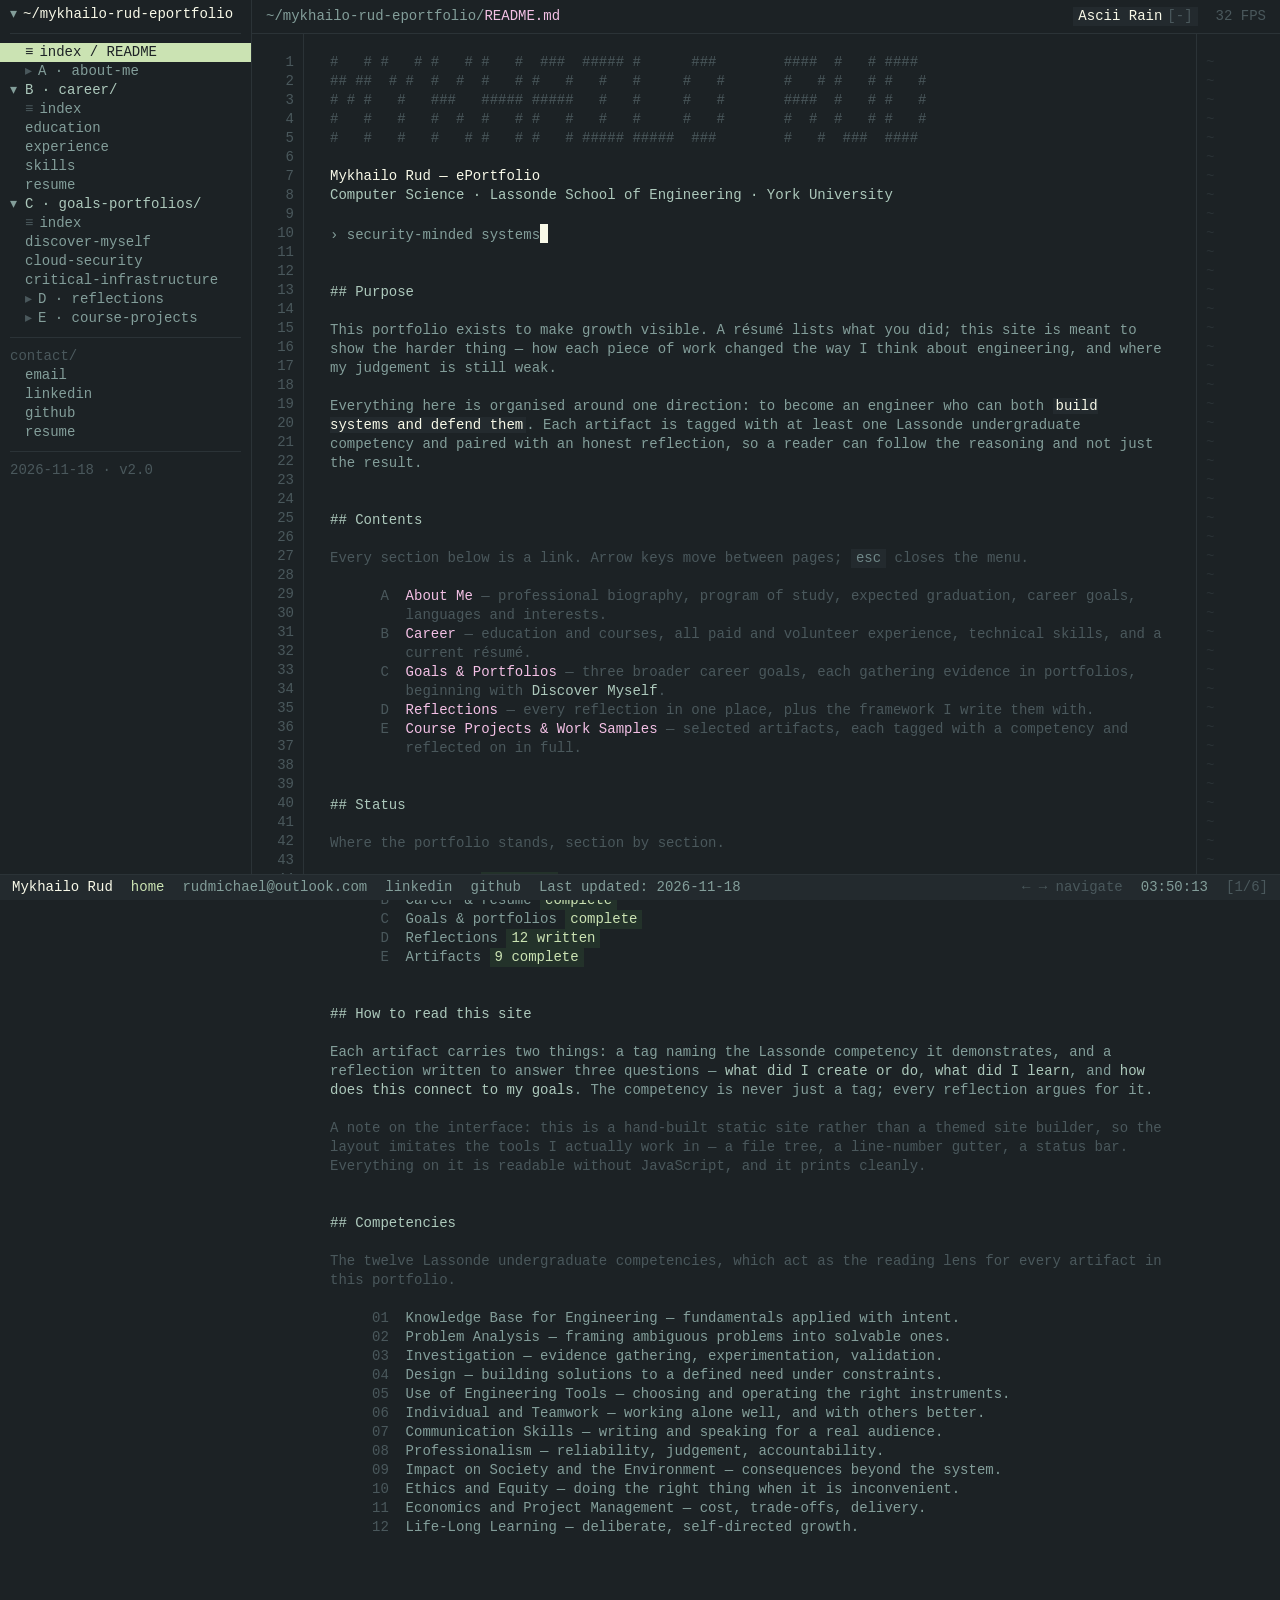
<file: index.html>
<!doctype html>
<html lang="en">
<head>
<meta charset="utf-8">
<meta name="viewport" content="width=device-width, initial-scale=1">
<meta name="theme-color" content="#1c2225">
<title>Index — Mykhailo Rud</title>
<meta name="description" content="ePortfolio index for Mykhailo Rud — B.Sc. (Honours) Computer Science, Lassonde School of Engineering, York University.">
<link rel="stylesheet" href="assets/style.css?v=3">
</head>
<body data-page="index" id="top">
<a class="skip-link" href="#main">Skip to content</a>
<div class="particles" aria-hidden="true"></div>
<div class="scrim"></div>

<!-- ===================== FILE TREE ===================== -->
<aside class="sidebar" id="sidebar">
  <div class="tree">
    <div class="tree-root"><span class="ico">&#9662;</span><span>~/mykhailo-rud-eportfolio</span></div>
    <div class="tree-sep"></div>

    <a class="tree-item" href="index.html" data-nav="index"><span class="ico">&#8801;</span>index / README</a>
    <a class="tree-item" href="about.html" data-nav="about"><span class="ico">&#9656;</span>A &#183; about-me</a>

    <details class="tree-group" open>
      <summary><span class="chev"></span>B &#183; career/</summary>
      <a class="tree-item" href="career.html" data-nav="career"><span class="ico">&#8801;</span>index</a>
      <a class="tree-item" href="career.html#education">education</a>
      <a class="tree-item" href="career.html#experience">experience</a>
      <a class="tree-item" href="career.html#skills">skills</a>
      <a class="tree-item" href="career.html#resume">resume</a>
    </details>

    <details class="tree-group" open>
      <summary><span class="chev"></span>C &#183; goals-portfolios/</summary>
      <a class="tree-item" href="goals.html" data-nav="goals"><span class="ico">&#8801;</span>index</a>
      <a class="tree-item" href="goals.html#discover-myself">discover-myself</a>
      <a class="tree-item" href="goals.html#cloud-security">cloud-security</a>
      <a class="tree-item" href="goals.html#critical-infrastructure">critical-infrastructure</a>
    </details>

    <a class="tree-item" href="reflections.html" data-nav="reflections"><span class="ico">&#9656;</span>D &#183; reflections</a>
    <a class="tree-item" href="projects.html" data-nav="projects"><span class="ico">&#9656;</span>E &#183; course-projects</a>

    <div class="tree-sep"></div>
    <div class="tree-note">contact/</div>
    <a class="tree-item" href="mailto:rudmichael@outlook.com">email</a>
    <a class="tree-item" href="https://www.linkedin.com/in/mchlurd/" target="_blank" rel="noopener">linkedin</a>
    <a class="tree-item" href="https://github.com/mchlrd" target="_blank" rel="noopener">github</a>
    <a class="tree-item" href="career.html#resume">resume</a>
    <div class="tree-sep"></div>
    <div class="tree-note">2026-11-18 &#183; v2.0</div>
  </div>
</aside>

<!-- ===================== TOP BAR ===================== -->
<header class="topbar">
  <div class="topbar-path">
    <button class="menu-toggle" aria-expanded="false" aria-controls="sidebar">&#9776; menu</button>
    <a href="index.html"><span class="dim">~/mykhailo-rud-eportfolio/</span>README.md</a>
  </div>
  <div class="topbar-controls">
    <button class="chip" data-action="rain" aria-expanded="true">Ascii Rain <span class="glyph">[-]</span></button>
    <span class="topbar-stat" data-fps>-- FPS</span>
  </div>
</header>

<!-- ===================== DOCUMENT ===================== -->
<main class="shell" id="main">
  <div class="pane">
    <div class="ln-col" aria-hidden="true"></div>

    <article class="doc">
<pre class="ascii" aria-hidden="true">#   # #   # #   # #   #  ###  ##### #      ###        ####  #   # ####
## ##  # #  #  #  #   # #   #   #   #     #   #       #   # #   # #   #
# # #   #   ###   ##### #####   #   #     #   #       ####  #   # #   #
#   #   #   #  #  #   # #   #   #   #     #   #       #  #  #   # #   #
#   #   #   #   # #   # #   # ##### #####  ###        #   #  ###  ####</pre>

      <div class="sp"></div>
      <h1 class="t-title">Mykhailo Rud &mdash; ePortfolio</h1>
      <p class="t-lead">Computer Science &#183; Lassonde School of Engineering &#183; York University</p>
      <div class="sp"></div>

      <p class="t-body">&#8250; <span data-typing="security-minded systems, built carefully"></span><span class="cursor"></span></p>
      <div class="sp-2"></div>

      <h2>## Purpose</h2>
      <div class="sp"></div>
      <p>This portfolio exists to make growth visible. A r&#233;sum&#233; lists what you did; this site is meant to show the
        harder thing &mdash; how each piece of work changed the way I think about engineering, and where my judgement
        is still weak.</p>
      <div class="sp"></div>
      <p>Everything here is organised around one direction: to become an engineer who can both <strong>build systems
        and defend them</strong>. Each artifact is tagged with at least one Lassonde undergraduate competency and
        paired with an honest reflection, so a reader can follow the reasoning and not just the result.</p>
      <div class="sp-2"></div>

      <h2>## Contents</h2>
      <div class="sp"></div>
      <p class="t-dim">Every section below is a link. Arrow keys move between pages; <span class="chip">esc</span> closes the menu.</p>
      <div class="sp"></div>

      <ul class="src">
        <li><span class="n">A</span><span><a href="about.html">About Me</a> <span class="t-dim">&mdash; professional biography, program of study, expected graduation, career goals, languages and interests.</span></span></li>
        <li><span class="n">B</span><span><a href="career.html">Career</a> <span class="t-dim">&mdash; education and courses, all paid and volunteer experience, technical skills, and a current r&#233;sum&#233;.</span></span></li>
        <li><span class="n">C</span><span><a href="goals.html">Goals &amp; Portfolios</a> <span class="t-dim">&mdash; three broader career goals, each gathering evidence in portfolios, beginning with <em>Discover Myself</em>.</span></span></li>
        <li><span class="n">D</span><span><a href="reflections.html">Reflections</a> <span class="t-dim">&mdash; every reflection in one place, plus the framework I write them with.</span></span></li>
        <li><span class="n">E</span><span><a href="projects.html">Course Projects &amp; Work Samples</a> <span class="t-dim">&mdash; selected artifacts, each tagged with a competency and reflected on in full.</span></span></li>
      </ul>

      <div class="sp-2"></div>
      <h2>## Status</h2>
      <div class="sp"></div>
      <p class="t-dim">Where the portfolio stands, section by section.</p>
      <div class="sp"></div>

      <ul class="src">
        <li><span class="n">A</span><span>About Me <span class="badge badge--done">complete</span></span></li>
        <li><span class="n">B</span><span>Career &amp; r&#233;sum&#233; <span class="badge badge--done">complete</span></span></li>
        <li><span class="n">C</span><span>Goals &amp; portfolios <span class="badge badge--done">complete</span></span></li>
        <li><span class="n">D</span><span>Reflections <span class="badge badge--done">12 written</span></span></li>
        <li><span class="n">E</span><span>Artifacts <span class="badge badge--done">9 complete</span></span></li>
      </ul>

      <div class="sp-2"></div>
      <h2>## How to read this site</h2>
      <div class="sp"></div>
      <p>Each artifact carries two things: a tag naming the Lassonde competency it demonstrates, and a reflection
        written to answer three questions &mdash; <em>what did I create or do</em>, <em>what did I learn</em>, and
        <em>how does this connect to my goals</em>. The competency is never just a tag; every reflection argues for
        it.</p>
      <div class="sp"></div>
      <p class="t-dim">A note on the interface: this is a hand-built static site rather than a themed
        site builder, so the layout imitates the tools I actually work in &mdash; a file tree, a line-number gutter,
        a status bar. Everything on it is readable without JavaScript, and it prints cleanly.</p>

      <div class="sp-2"></div>
      <h2>## Competencies</h2>
      <div class="sp"></div>
      <p class="t-dim">The twelve Lassonde undergraduate competencies, which act as the reading lens for every
        artifact in this portfolio.</p>
      <div class="sp"></div>
      <ul class="src">
        <li><span class="n">01</span><span>Knowledge Base for Engineering &mdash; fundamentals applied with intent.</span></li>
        <li><span class="n">02</span><span>Problem Analysis &mdash; framing ambiguous problems into solvable ones.</span></li>
        <li><span class="n">03</span><span>Investigation &mdash; evidence gathering, experimentation, validation.</span></li>
        <li><span class="n">04</span><span>Design &mdash; building solutions to a defined need under constraints.</span></li>
        <li><span class="n">05</span><span>Use of Engineering Tools &mdash; choosing and operating the right instruments.</span></li>
        <li><span class="n">06</span><span>Individual and Teamwork &mdash; working alone well, and with others better.</span></li>
        <li><span class="n">07</span><span>Communication Skills &mdash; writing and speaking for a real audience.</span></li>
        <li><span class="n">08</span><span>Professionalism &mdash; reliability, judgement, accountability.</span></li>
        <li><span class="n">09</span><span>Impact on Society and the Environment &mdash; consequences beyond the system.</span></li>
        <li><span class="n">10</span><span>Ethics and Equity &mdash; doing the right thing when it is inconvenient.</span></li>
        <li><span class="n">11</span><span>Economics and Project Management &mdash; cost, trade-offs, delivery.</span></li>
        <li><span class="n">12</span><span>Life-Long Learning &mdash; deliberate, self-directed growth.</span></li>
      </ul>
    </article>

    <div class="ln-col ln-col--right" aria-hidden="true"></div>
  </div>
</main>

<!-- ===================== STATUS BAR (also the required footer) ===================== -->
<footer class="statusbar">
  <span class="who">Mykhailo Rud</span>
  <span class="foot-home"><a href="index.html">home</a></span>
  <span class="hide-sm"><a href="mailto:rudmichael@outlook.com">rudmichael@outlook.com</a></span>
  <span class="hide-sm"><a href="https://www.linkedin.com/in/mchlurd/" target="_blank" rel="noopener">linkedin</a></span>
  <span class="hide-sm"><a href="https://github.com/mchlrd" target="_blank" rel="noopener">github</a></span>
  <span class="hide-sm">Last updated: 2026-11-18</span>
  <span class="grow"></span>
  <span class="hide-sm k">&#8592; &#8594; navigate</span>
  <span data-clock>--:--:--</span>
  <span class="k">[1/6]</span>
</footer>

<script src="assets/main.js?v=3"></script>
</body>
</html>
</file>
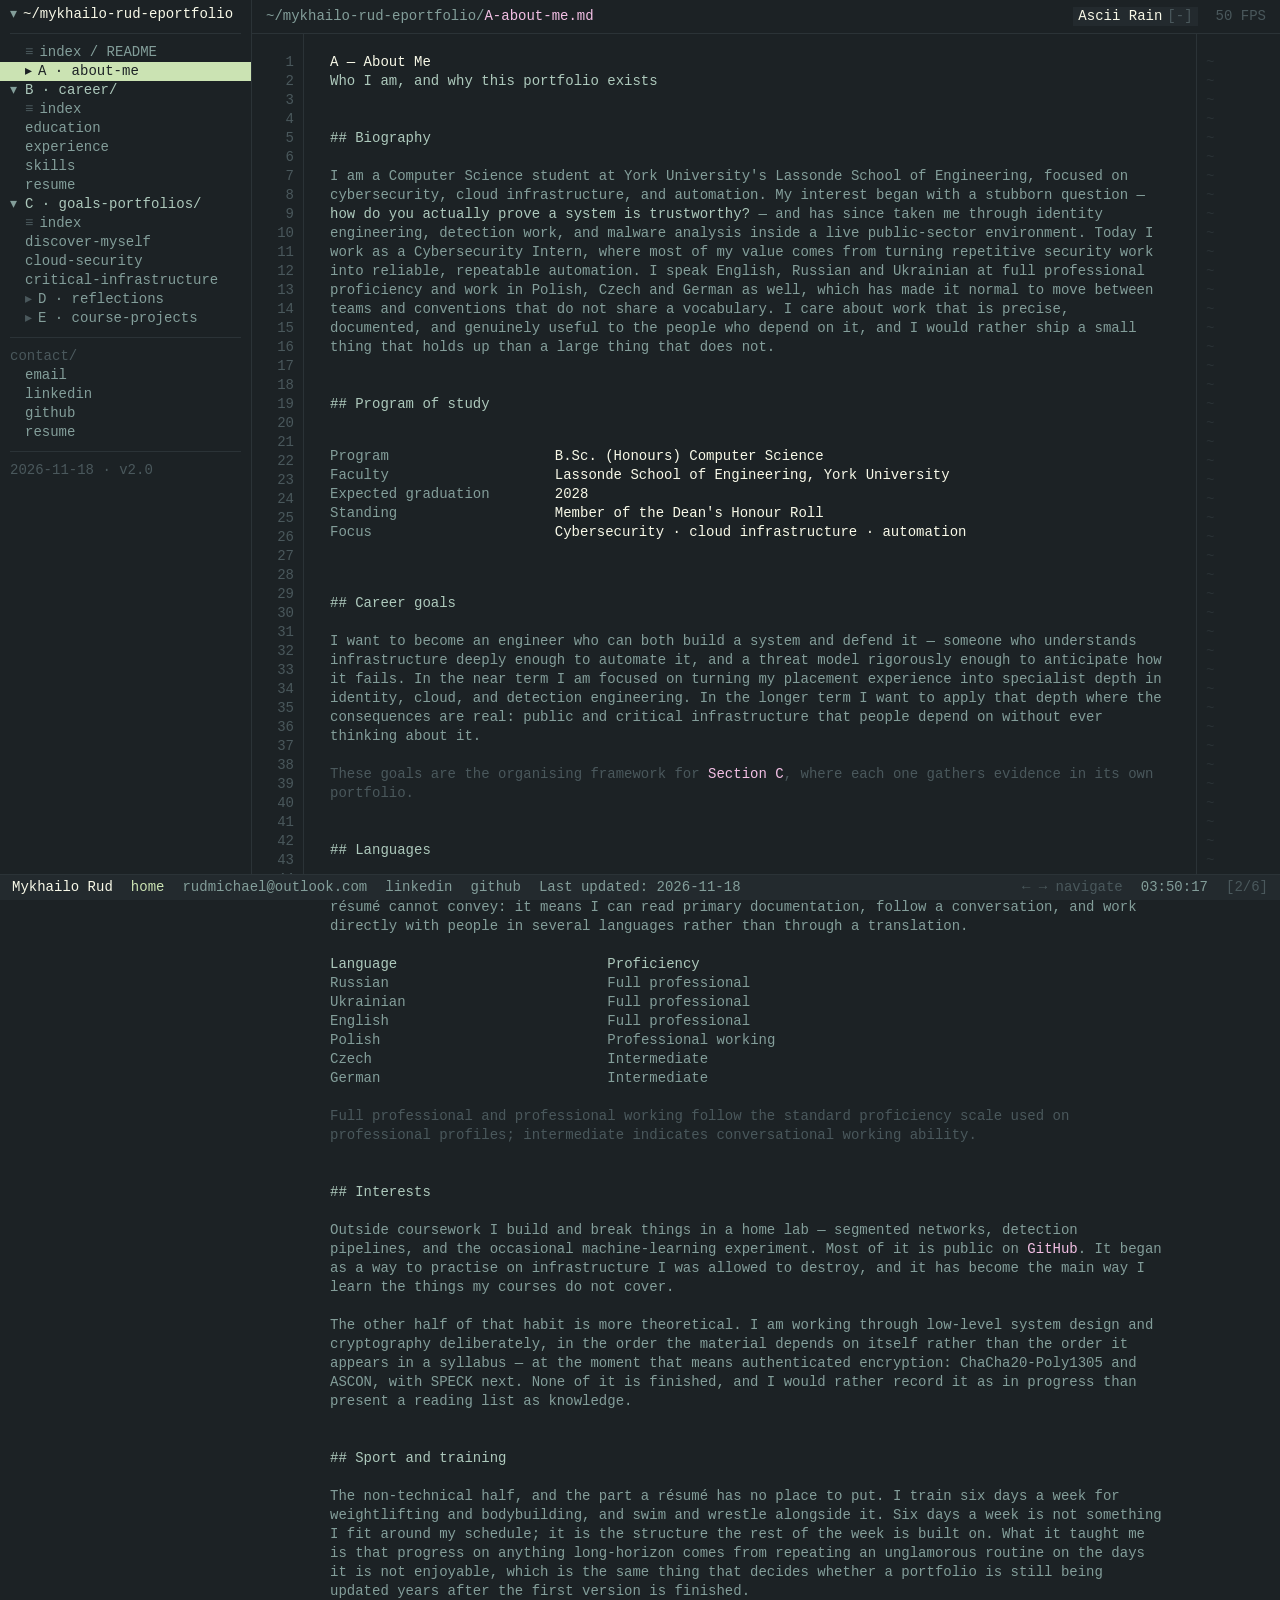
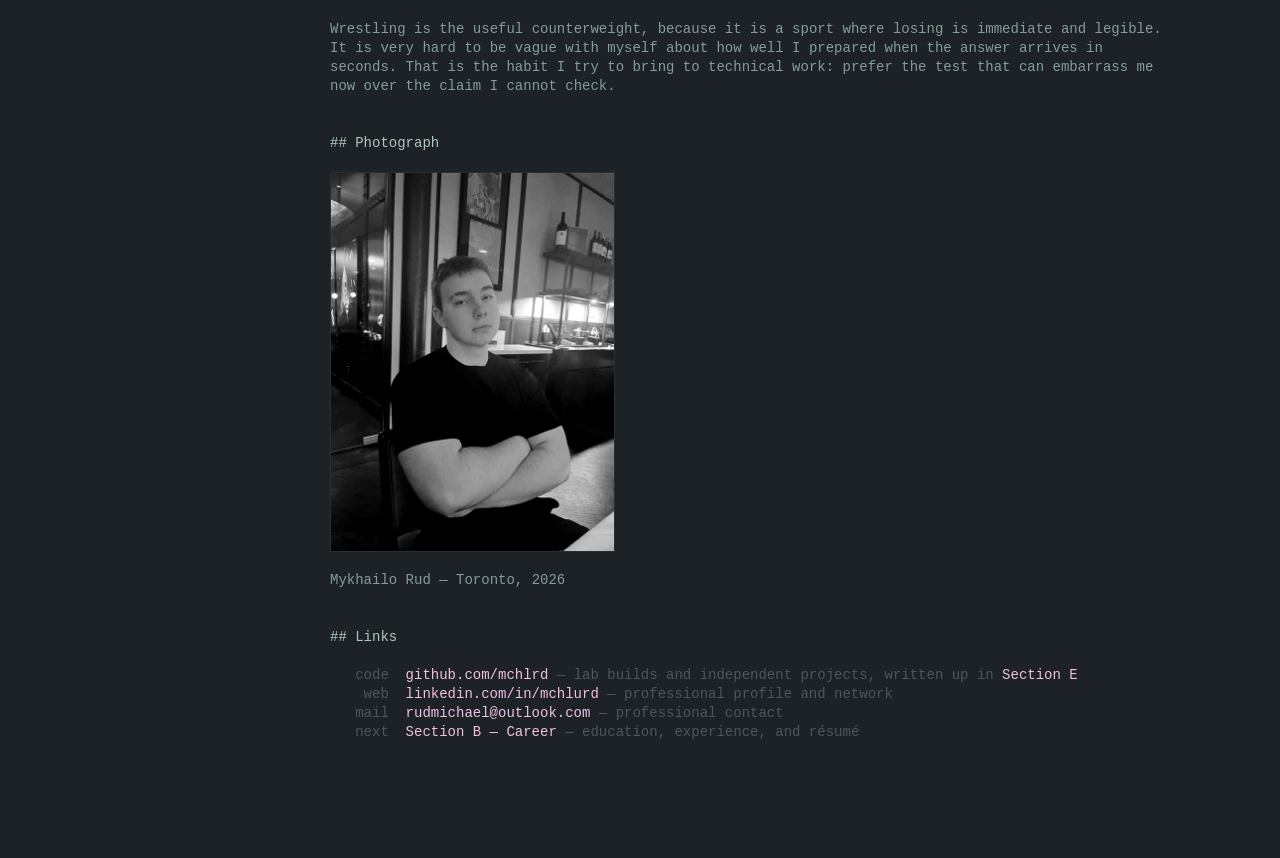
<file: about.html>
<!doctype html>
<html lang="en">
<head>
<meta charset="utf-8">
<meta name="viewport" content="width=device-width, initial-scale=1">
<meta name="theme-color" content="#1c2225">
<title>A · About Me — Mykhailo Rud</title>
<meta name="description" content="Professional biography, program of study, career goals, languages and interests — Mykhailo Rud, Lassonde School of Engineering.">
<link rel="stylesheet" href="assets/style.css?v=3">
</head>
<body data-page="about" id="top">
<a class="skip-link" href="#main">Skip to content</a>
<div class="particles" aria-hidden="true"></div>
<div class="scrim"></div>

<aside class="sidebar" id="sidebar">
  <div class="tree">
    <div class="tree-root"><span class="ico">&#9662;</span><span>~/mykhailo-rud-eportfolio</span></div>
    <div class="tree-sep"></div>
    <a class="tree-item" href="index.html" data-nav="index"><span class="ico">&#8801;</span>index / README</a>
    <a class="tree-item" href="about.html" data-nav="about"><span class="ico">&#9656;</span>A &#183; about-me</a>
    <details class="tree-group" open>
      <summary><span class="chev"></span>B &#183; career/</summary>
      <a class="tree-item" href="career.html" data-nav="career"><span class="ico">&#8801;</span>index</a>
      <a class="tree-item" href="career.html#education">education</a>
      <a class="tree-item" href="career.html#experience">experience</a>
      <a class="tree-item" href="career.html#skills">skills</a>
      <a class="tree-item" href="career.html#resume">resume</a>
    </details>
    <details class="tree-group" open>
      <summary><span class="chev"></span>C &#183; goals-portfolios/</summary>
      <a class="tree-item" href="goals.html" data-nav="goals"><span class="ico">&#8801;</span>index</a>
      <a class="tree-item" href="goals.html#discover-myself">discover-myself</a>
      <a class="tree-item" href="goals.html#cloud-security">cloud-security</a>
      <a class="tree-item" href="goals.html#critical-infrastructure">critical-infrastructure</a>
    </details>
    <a class="tree-item" href="reflections.html" data-nav="reflections"><span class="ico">&#9656;</span>D &#183; reflections</a>
    <a class="tree-item" href="projects.html" data-nav="projects"><span class="ico">&#9656;</span>E &#183; course-projects</a>
    <div class="tree-sep"></div>
    <div class="tree-note">contact/</div>
    <a class="tree-item" href="mailto:rudmichael@outlook.com">email</a>
    <a class="tree-item" href="https://www.linkedin.com/in/mchlurd/" target="_blank" rel="noopener">linkedin</a>
    <a class="tree-item" href="https://github.com/mchlrd" target="_blank" rel="noopener">github</a>
    <a class="tree-item" href="career.html#resume">resume</a>
    <div class="tree-sep"></div>
    <div class="tree-note">2026-11-18 &#183; v2.0</div>
  </div>
</aside>

<header class="topbar">
  <div class="topbar-path">
    <button class="menu-toggle" aria-expanded="false" aria-controls="sidebar">&#9776; menu</button>
    <a href="index.html"><span class="dim">~/mykhailo-rud-eportfolio/</span>A-about-me.md</a>
  </div>
  <div class="topbar-controls">
    <button class="chip" data-action="rain" aria-expanded="true">Ascii Rain <span class="glyph">[-]</span></button>
    <span class="topbar-stat" data-fps>-- FPS</span>
  </div>
</header>

<main class="shell" id="main">
  <div class="pane">
    <div class="ln-col" aria-hidden="true"></div>

    <article class="doc">
      <h1 class="t-title">A &mdash; About Me</h1>
      <p class="t-lead">Who I am, and why this portfolio exists</p>
      <div class="sp-2"></div>

      <h2>## Biography</h2>
      <div class="sp"></div>
      <p>I am a Computer Science student at York University's Lassonde School of Engineering, focused on
        cybersecurity, cloud infrastructure, and automation. My interest began with a stubborn question &mdash;
        <em>how do you actually prove a system is trustworthy?</em> &mdash; and has since taken me through identity
        engineering, detection work, and malware analysis inside a live public-sector environment. Today I work as a
        Cybersecurity Intern, where most of my value comes from turning repetitive security work into reliable, repeatable automation. I speak English, Russian and Ukrainian at full professional proficiency and
        work in Polish, Czech and German as well, which has made it normal to move between teams and conventions
        that do not share a vocabulary. I care about work that is precise, documented, and genuinely useful to the people who
        depend on it, and I would rather ship a small thing that holds up than a large thing that does not.</p>

      <div class="sp-2"></div>
      <h2>## Program of study</h2>
      <div class="sp"></div>
      <dl class="kv">
        <dt>Program</dt><dd>B.Sc. (Honours) Computer Science</dd>
        <dt>Faculty</dt><dd>Lassonde School of Engineering, York University</dd>
        <dt>Expected graduation</dt><dd>2028</dd>
        <dt>Standing</dt><dd>Member of the Dean's Honour Roll</dd>
        <dt>Focus</dt><dd>Cybersecurity &#183; cloud infrastructure &#183; automation</dd>
      </dl>

      <div class="sp-2"></div>
      <h2>## Career goals</h2>
      <div class="sp"></div>
      <p>I want to become an engineer who can both build a system and defend it &mdash; someone who understands
        infrastructure deeply enough to automate it, and a threat model rigorously enough to anticipate how it
        fails. In the near term I am focused on turning my placement experience into specialist depth in identity,
        cloud, and detection engineering. In the longer term I want to apply that depth where the consequences are
        real: public and critical infrastructure that people depend on without ever thinking about it.</p>
      <div class="sp"></div>
      <p class="t-dim">These goals are the organising framework for <a href="goals.html">Section C</a>, where each
        one gathers evidence in its own portfolio.</p>

      <div class="sp-2"></div>
      <h2>## Languages</h2>
      <div class="sp"></div>
      <p>Six languages, three at full professional proficiency. This is one of the few genuine strengths a
        r&#233;sum&#233; cannot convey: it means I can read primary documentation, follow a conversation, and work
        directly with people in several languages rather than through a translation.</p>
      <div class="sp"></div>
      <table class="tbl">
        <tr><th>Language</th><th>Proficiency</th></tr>
        <tr><td>Russian</td><td>Full professional</td></tr>
        <tr><td>Ukrainian</td><td>Full professional</td></tr>
        <tr><td>English</td><td>Full professional</td></tr>
        <tr><td>Polish</td><td>Professional working</td></tr>
        <tr><td>Czech</td><td>Intermediate</td></tr>
        <tr><td>German</td><td>Intermediate</td></tr>
      </table>
      <div class="sp"></div>
      <p class="t-dim">Full professional and professional working follow the standard proficiency scale used on
        professional profiles; intermediate indicates conversational working ability.</p>

      <div class="sp-2"></div>
      <h2>## Interests</h2>
      <div class="sp"></div>
      <p>Outside coursework I build and break things in a home lab &mdash; segmented networks, detection
        pipelines, and the occasional machine-learning experiment. Most of it is public on
        <a href="https://github.com/mchlrd" target="_blank" rel="noopener">GitHub</a>. It began as a way to
        practise on infrastructure I was allowed to destroy, and it has become the main way I learn the things
        my courses do not cover.</p>
      <div class="sp"></div>
      <p>The other half of that habit is more theoretical. I am working through low-level system design and
        cryptography deliberately, in the order the material depends on itself rather than the order it appears
        in a syllabus &mdash; at the moment that means authenticated encryption: ChaCha20-Poly1305 and ASCON,
        with SPECK next. None of it is finished, and I would rather record it as in progress than present a
        reading list as knowledge.</p>

      <div class="sp-2"></div>
      <h2>## Sport and training</h2>
      <div class="sp"></div>
      <p>The non-technical half, and the part a r&#233;sum&#233; has no place to put. I train six days a week for
        weightlifting and bodybuilding, and swim and wrestle alongside it. Six days a week is not something I fit
        around my schedule; it is the structure the rest of the week is built on. What it taught me is that
        progress on anything long-horizon comes from repeating an unglamorous routine on the days it is not
        enjoyable, which is the same thing that decides whether a portfolio is still being updated years after the
        first version is finished.</p>
      <div class="sp"></div>
      <p>Wrestling is the useful counterweight, because it is a sport where losing is immediate and legible. It
        is very hard to be vague with myself about how well I prepared when the answer arrives in seconds.
        That is the habit I try to bring to technical work: prefer the test that can embarrass me now over the
        claim I cannot check.</p>

      <div class="sp-2"></div>
      <h2>## Photograph</h2>
      <div class="sp"></div>
      <img class="photo" src="assets/photo.jpg" width="285" height="380" loading="lazy"
           decoding="async" alt="Portrait of Mykhailo Rud">
      <div class="sp"></div>
      <p class="photo-caption">Mykhailo Rud &mdash; Toronto, 2026</p>

      <div class="sp-2"></div>
      <h2>## Links</h2>
      <div class="sp"></div>
      <ul class="src">
        <li><span class="n">code</span><span><a href="https://github.com/mchlrd" target="_blank" rel="noopener">github.com/mchlrd</a> <span class="t-dim">&mdash; lab builds and independent projects, written up in <a href="projects.html#personal-projects">Section E</a></span></span></li>
        <li><span class="n">web</span><span><a href="https://www.linkedin.com/in/mchlurd/" target="_blank" rel="noopener">linkedin.com/in/mchlurd</a> <span class="t-dim">&mdash; professional profile and network</span></span></li>
        <li><span class="n">mail</span><span><a href="mailto:rudmichael@outlook.com">rudmichael@outlook.com</a> <span class="t-dim">&mdash; professional contact</span></span></li>
        <li><span class="n">next</span><span><a href="career.html">Section B &mdash; Career</a> <span class="t-dim">&mdash; education, experience, and r&#233;sum&#233;</span></span></li>
      </ul>
    </article>

    <div class="ln-col ln-col--right" aria-hidden="true"></div>
  </div>
</main>

<footer class="statusbar">
  <span class="who">Mykhailo Rud</span>
  <span class="foot-home"><a href="index.html">home</a></span>
  <span class="hide-sm"><a href="mailto:rudmichael@outlook.com">rudmichael@outlook.com</a></span>
  <span class="hide-sm"><a href="https://www.linkedin.com/in/mchlurd/" target="_blank" rel="noopener">linkedin</a></span>
  <span class="hide-sm"><a href="https://github.com/mchlrd" target="_blank" rel="noopener">github</a></span>
  <span class="hide-sm">Last updated: 2026-11-18</span>
  <span class="grow"></span>
  <span class="hide-sm k">&#8592; &#8594; navigate</span>
  <span data-clock>--:--:--</span>
  <span class="k">[2/6]</span>
</footer>

<script src="assets/main.js?v=3"></script>
</body>
</html>
</file>
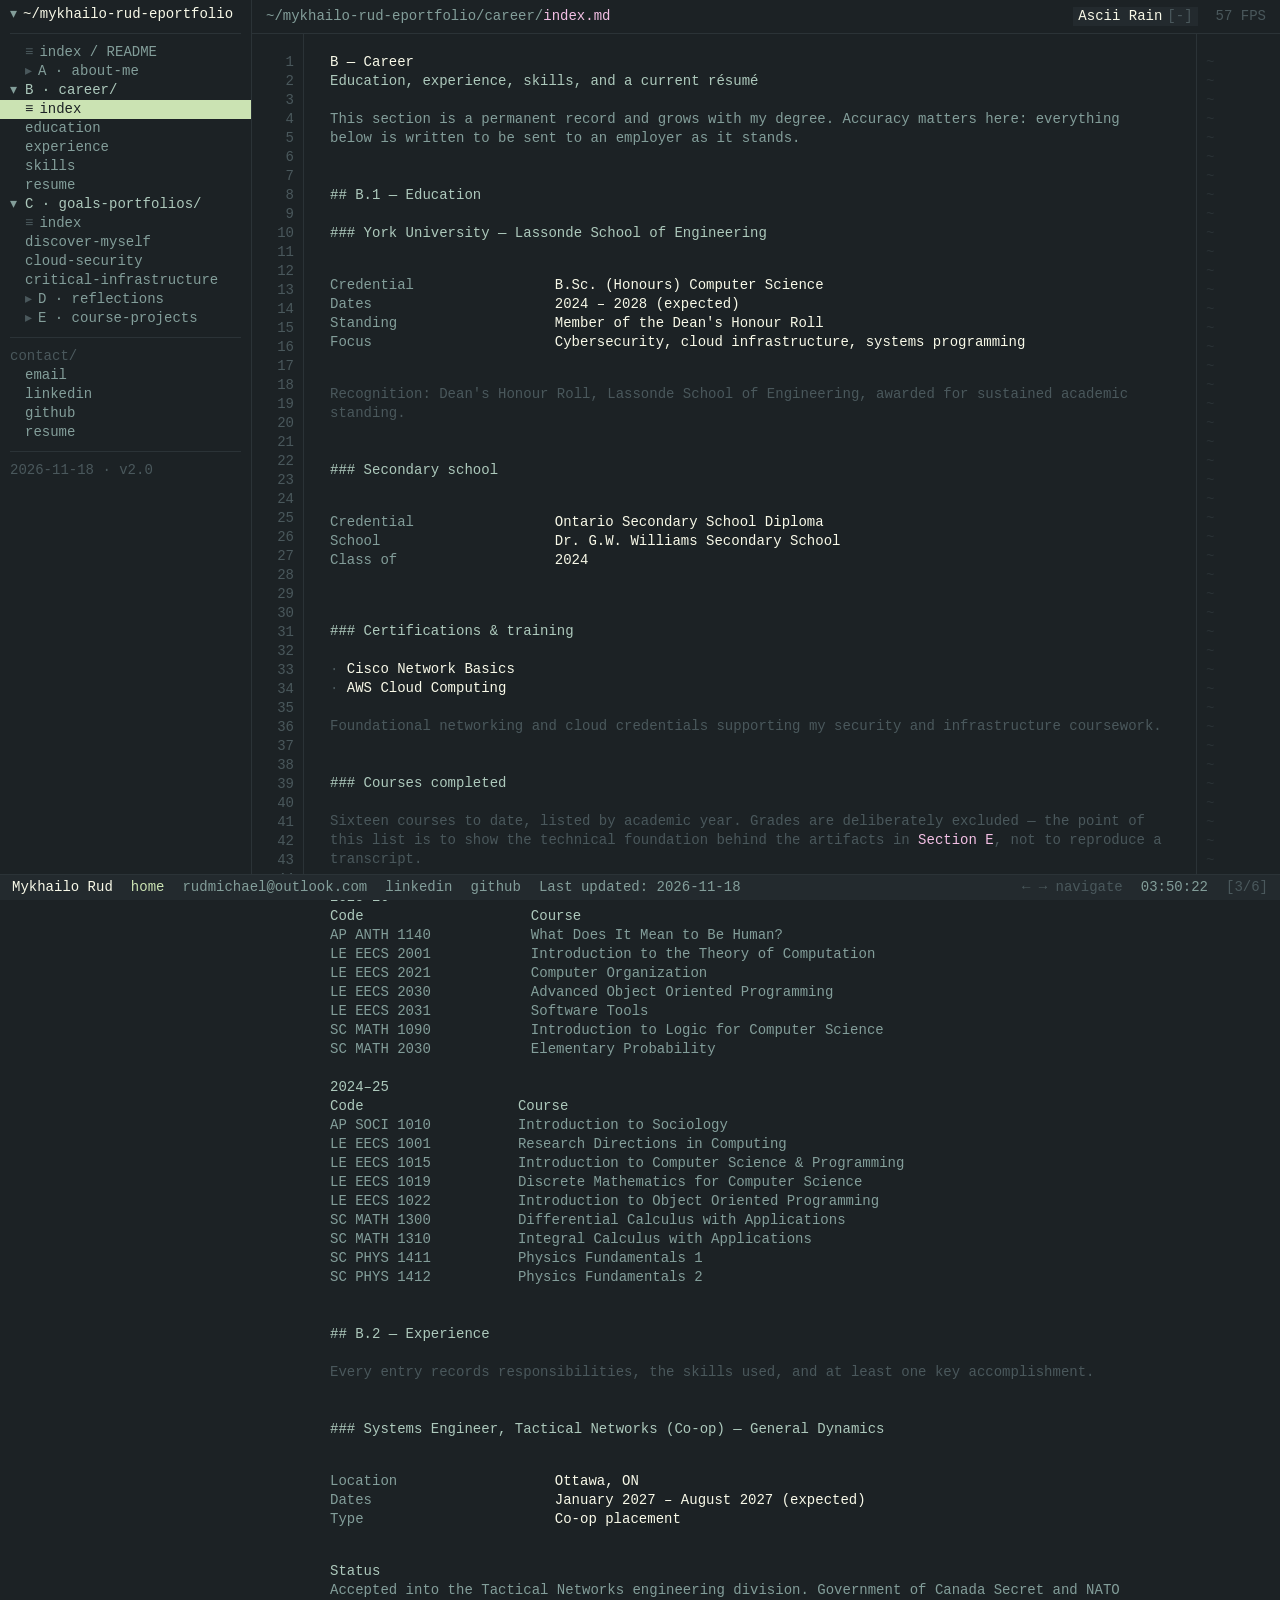
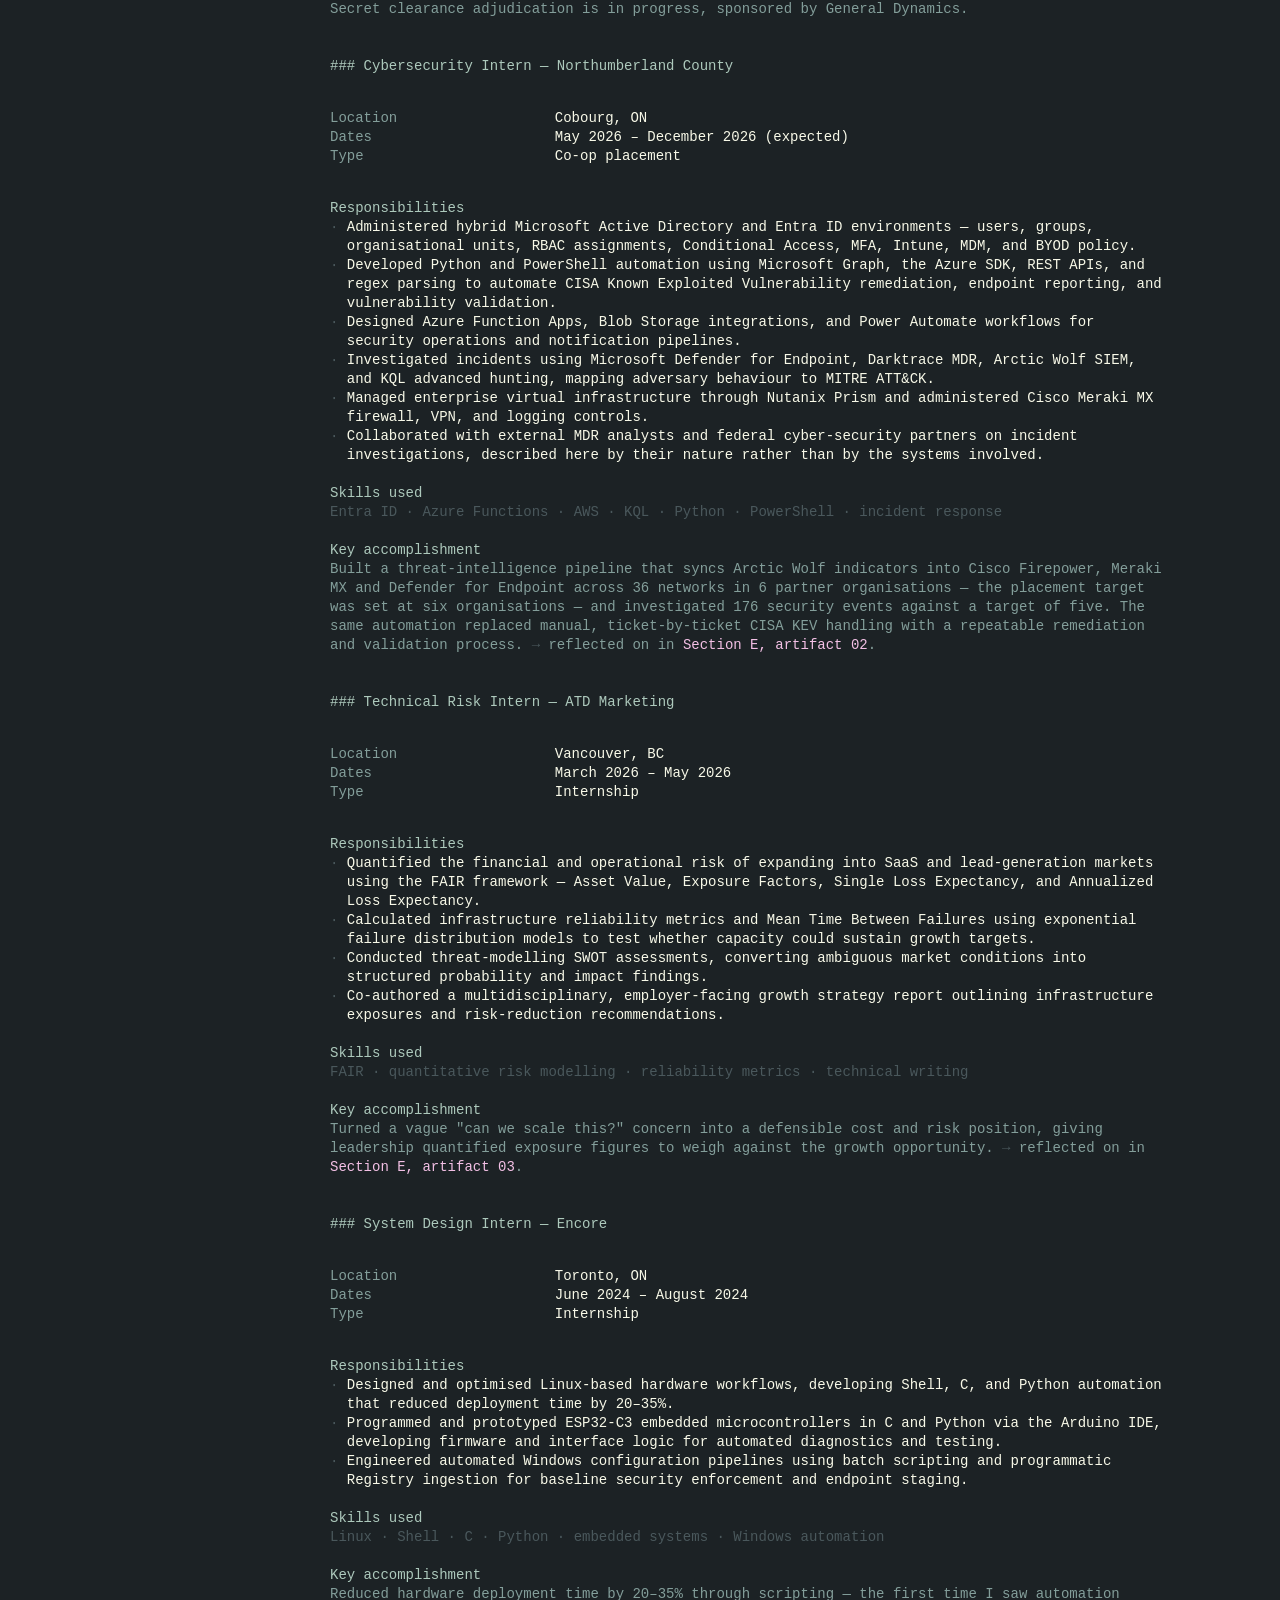
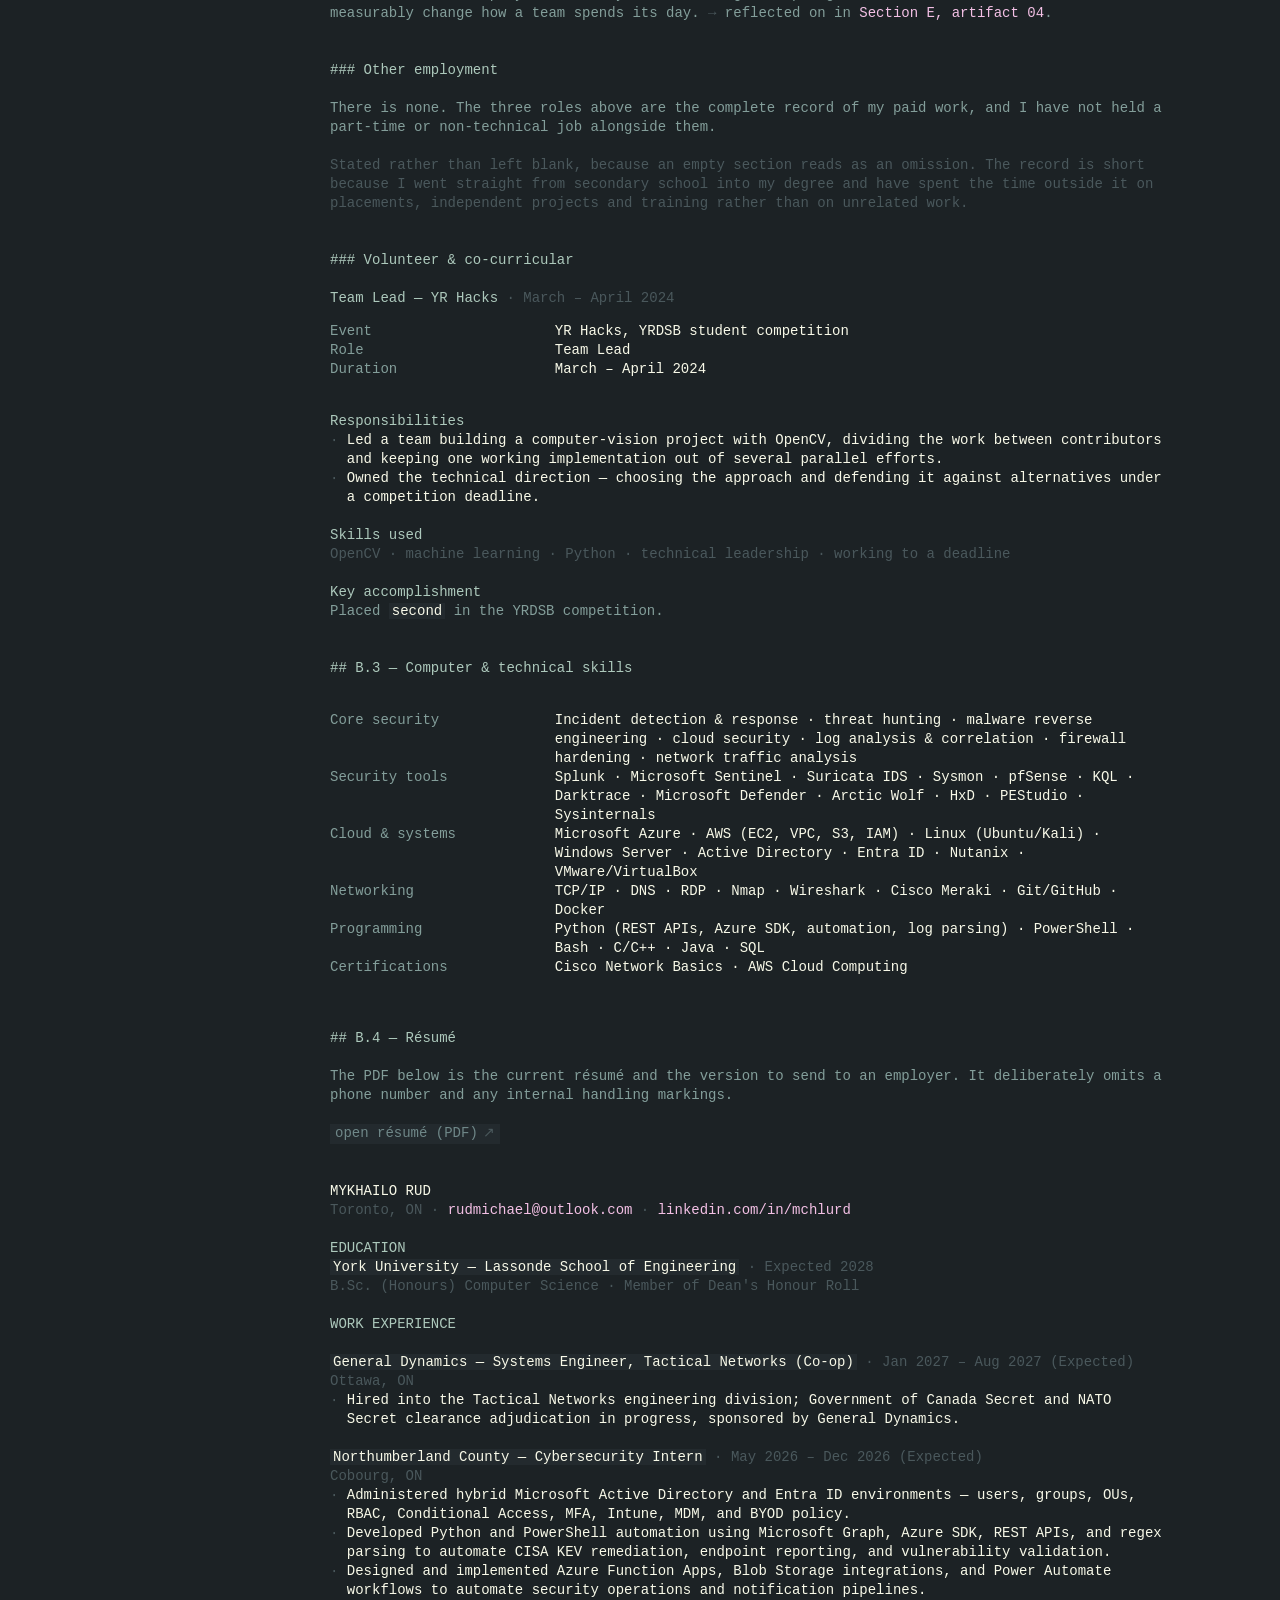
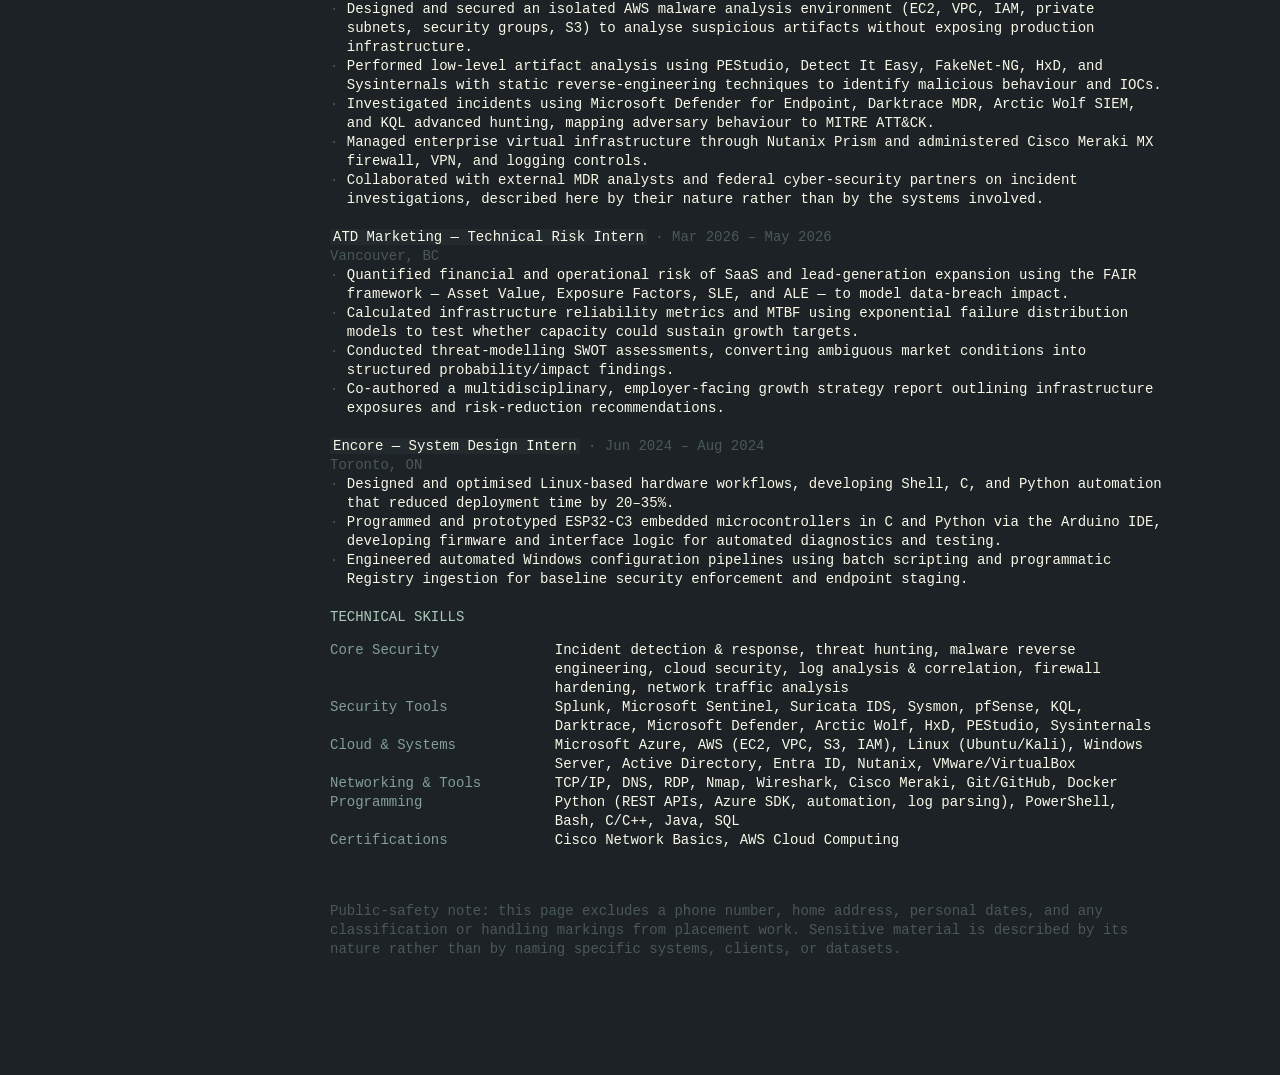
<file: career.html>
<!doctype html>
<html lang="en">
<head>
<meta charset="utf-8">
<meta name="viewport" content="width=device-width, initial-scale=1">
<meta name="theme-color" content="#1c2225">
<title>B · Career — Mykhailo Rud</title>
<meta name="description" content="Education, courses, experience, technical skills and resume — Mykhailo Rud, Computer Science, Lassonde School of Engineering.">
<link rel="stylesheet" href="assets/style.css?v=3">
</head>
<body data-page="career" id="top">
<a class="skip-link" href="#main">Skip to content</a>
<div class="particles" aria-hidden="true"></div>
<div class="scrim"></div>

<aside class="sidebar" id="sidebar">
  <div class="tree">
    <div class="tree-root"><span class="ico">&#9662;</span><span>~/mykhailo-rud-eportfolio</span></div>
    <div class="tree-sep"></div>
    <a class="tree-item" href="index.html" data-nav="index"><span class="ico">&#8801;</span>index / README</a>
    <a class="tree-item" href="about.html" data-nav="about"><span class="ico">&#9656;</span>A &#183; about-me</a>
    <details class="tree-group" open>
      <summary><span class="chev"></span>B &#183; career/</summary>
      <a class="tree-item" href="career.html" data-nav="career"><span class="ico">&#8801;</span>index</a>
      <a class="tree-item" href="career.html#education">education</a>
      <a class="tree-item" href="career.html#experience">experience</a>
      <a class="tree-item" href="career.html#skills">skills</a>
      <a class="tree-item" href="career.html#resume">resume</a>
    </details>
    <details class="tree-group" open>
      <summary><span class="chev"></span>C &#183; goals-portfolios/</summary>
      <a class="tree-item" href="goals.html" data-nav="goals"><span class="ico">&#8801;</span>index</a>
      <a class="tree-item" href="goals.html#discover-myself">discover-myself</a>
      <a class="tree-item" href="goals.html#cloud-security">cloud-security</a>
      <a class="tree-item" href="goals.html#critical-infrastructure">critical-infrastructure</a>
    </details>
    <a class="tree-item" href="reflections.html" data-nav="reflections"><span class="ico">&#9656;</span>D &#183; reflections</a>
    <a class="tree-item" href="projects.html" data-nav="projects"><span class="ico">&#9656;</span>E &#183; course-projects</a>
    <div class="tree-sep"></div>
    <div class="tree-note">contact/</div>
    <a class="tree-item" href="mailto:rudmichael@outlook.com">email</a>
    <a class="tree-item" href="https://www.linkedin.com/in/mchlurd/" target="_blank" rel="noopener">linkedin</a>
    <a class="tree-item" href="https://github.com/mchlrd" target="_blank" rel="noopener">github</a>
    <a class="tree-item" href="career.html#resume">resume</a>
    <div class="tree-sep"></div>
    <div class="tree-note">2026-11-18 &#183; v2.0</div>
  </div>
</aside>

<header class="topbar">
  <div class="topbar-path">
    <button class="menu-toggle" aria-expanded="false" aria-controls="sidebar">&#9776; menu</button>
    <a href="index.html"><span class="dim">~/mykhailo-rud-eportfolio/career/</span>index.md</a>
  </div>
  <div class="topbar-controls">
    <button class="chip" data-action="rain" aria-expanded="true">Ascii Rain <span class="glyph">[-]</span></button>
    <span class="topbar-stat" data-fps>-- FPS</span>
  </div>
</header>

<main class="shell" id="main">
  <div class="pane">
    <div class="ln-col" aria-hidden="true"></div>

    <article class="doc doc--resume-print">
      <h1 class="t-title">B &mdash; Career</h1>
      <p class="t-lead">Education, experience, skills, and a current r&#233;sum&#233;</p>
      <div class="sp"></div>
      <p>This section is a permanent record and grows with my degree. Accuracy matters here: everything below is
        written to be sent to an employer as it stands.</p>

      <!-- ============ B.1 EDUCATION ============ -->
      <div class="sp-2"></div>
      <h2 id="education">## B.1 &mdash; Education</h2>
      <div class="sp"></div>

      <h3>### York University &mdash; Lassonde School of Engineering</h3>
      <div class="sp"></div>
      <dl class="kv">
        <dt>Credential</dt><dd>B.Sc. (Honours) Computer Science</dd>
        <dt>Dates</dt><dd>2024 &ndash; 2028 (expected)</dd>
        <dt>Standing</dt><dd>Member of the Dean's Honour Roll</dd>
        <dt>Focus</dt><dd>Cybersecurity, cloud infrastructure, systems programming</dd>
      </dl>
      <div class="sp"></div>
      <p class="t-dim">Recognition: Dean's Honour Roll, Lassonde School of Engineering, awarded for sustained
        academic standing.</p>

      <div class="sp-2"></div>
      <h3>### Secondary school</h3>
      <div class="sp"></div>
      <dl class="kv">
        <dt>Credential</dt><dd>Ontario Secondary School Diploma</dd>
        <dt>School</dt><dd>Dr. G.W. Williams Secondary School</dd>
        <dt>Class of</dt><dd>2024</dd>
      </dl>

      <div class="sp-2"></div>
      <h3>### Certifications &amp; training</h3>
      <div class="sp"></div>
      <ul class="bul">
        <li><span class="mk">&#8729;</span><span>Cisco Network Basics</span></li>
        <li><span class="mk">&#8729;</span><span>AWS Cloud Computing</span></li>
      </ul>
      <div class="sp"></div>
      <p class="t-dim">Foundational networking and cloud credentials supporting my security and infrastructure
        coursework.</p>

      <div class="sp-2"></div>
      <h3>### Courses completed</h3>
      <div class="sp"></div>
      <p class="t-dim">Sixteen courses to date, listed by academic year. Grades are deliberately excluded &mdash;
        the point of this list is to show the technical foundation behind the artifacts in
        <a href="projects.html">Section E</a>, not to reproduce a transcript.</p>
      <div class="sp"></div>

      <p class="t-lead">2025&ndash;26</p>
      <table class="tbl">
        <tr><th>Code</th><th>Course</th></tr>
        <tr><td>AP ANTH 1140</td><td>What Does It Mean to Be Human?</td></tr>
        <tr><td>LE EECS 2001</td><td>Introduction to the Theory of Computation</td></tr>
        <tr><td>LE EECS 2021</td><td>Computer Organization</td></tr>
        <tr><td>LE EECS 2030</td><td>Advanced Object Oriented Programming</td></tr>
        <tr><td>LE EECS 2031</td><td>Software Tools</td></tr>
        <tr><td>SC MATH 1090</td><td>Introduction to Logic for Computer Science</td></tr>
        <tr><td>SC MATH 2030</td><td>Elementary Probability</td></tr>
      </table>
      <div class="sp"></div>

      <p class="t-lead">2024&ndash;25</p>
      <table class="tbl">
        <tr><th>Code</th><th>Course</th></tr>
        <tr><td>AP SOCI 1010</td><td>Introduction to Sociology</td></tr>
        <tr><td>LE EECS 1001</td><td>Research Directions in Computing</td></tr>
        <tr><td>LE EECS 1015</td><td>Introduction to Computer Science &amp; Programming</td></tr>
        <tr><td>LE EECS 1019</td><td>Discrete Mathematics for Computer Science</td></tr>
        <tr><td>LE EECS 1022</td><td>Introduction to Object Oriented Programming</td></tr>
        <tr><td>SC MATH 1300</td><td>Differential Calculus with Applications</td></tr>
        <tr><td>SC MATH 1310</td><td>Integral Calculus with Applications</td></tr>
        <tr><td>SC PHYS 1411</td><td>Physics Fundamentals 1</td></tr>
        <tr><td>SC PHYS 1412</td><td>Physics Fundamentals 2</td></tr>
      </table>

      <!-- ============ B.2 EXPERIENCE ============ -->
      <div class="sp-2"></div>
      <h2 id="experience">## B.2 &mdash; Experience</h2>
      <div class="sp"></div>
      <p class="t-dim">Every entry records responsibilities, the skills used, and at least one key
        accomplishment.</p>

      <!-- upcoming role -->
      <div class="sp-2"></div>
      <h3>### Systems Engineer, Tactical Networks (Co-op) &mdash; General Dynamics</h3>
      <div class="sp"></div>
      <dl class="kv">
        <dt>Location</dt><dd>Ottawa, ON</dd>
        <dt>Dates</dt><dd>January 2027 &ndash; August 2027 (expected)</dd>
        <dt>Type</dt><dd>Co-op placement</dd>
      </dl>
      <div class="sp"></div>
      <p class="t-lead">Status</p>
      <p>Accepted into the Tactical Networks engineering division. Government of Canada Secret and NATO Secret
        clearance adjudication is in progress, sponsored by General Dynamics.</p>

      <!-- role 1 -->
      <div class="sp-2"></div>
      <h3>### Cybersecurity Intern &mdash; Northumberland County</h3>
      <div class="sp"></div>
      <dl class="kv">
        <dt>Location</dt><dd>Cobourg, ON</dd>
        <dt>Dates</dt><dd>May 2026 &ndash; December 2026 (expected)</dd>
        <dt>Type</dt><dd>Co-op placement</dd>
      </dl>
      <div class="sp"></div>
      <p class="t-lead">Responsibilities</p>
      <ul class="bul">
        <li><span class="mk">&#8729;</span><span>Administered hybrid Microsoft Active Directory and Entra ID environments &mdash; users, groups, organisational units, RBAC assignments, Conditional Access, MFA, Intune, MDM, and BYOD policy.</span></li>
        <li><span class="mk">&#8729;</span><span>Developed Python and PowerShell automation using Microsoft Graph, the Azure SDK, REST APIs, and regex parsing to automate CISA Known Exploited Vulnerability remediation, endpoint reporting, and vulnerability validation.</span></li>
        <li><span class="mk">&#8729;</span><span>Designed Azure Function Apps, Blob Storage integrations, and Power Automate workflows for security operations and notification pipelines.</span></li>
        <li><span class="mk">&#8729;</span><span>Investigated incidents using Microsoft Defender for Endpoint, Darktrace MDR, Arctic Wolf SIEM, and KQL advanced hunting, mapping adversary behaviour to MITRE ATT&amp;CK.</span></li>
        <li><span class="mk">&#8729;</span><span>Managed enterprise virtual infrastructure through Nutanix Prism and administered Cisco Meraki MX firewall, VPN, and logging controls.</span></li>
        <li><span class="mk">&#8729;</span><span>Collaborated with external MDR analysts and federal cyber-security partners on incident investigations, described here by their nature rather than by the systems involved.</span></li>
      </ul>
      <div class="sp"></div>
      <p class="t-lead">Skills used</p>
      <p class="t-dim">Entra ID &#183; Azure Functions &#183; AWS &#183; KQL &#183; Python &#183; PowerShell &#183; incident response</p>
      <div class="sp"></div>
      <p class="t-lead">Key accomplishment</p>
      <p>Built a threat-intelligence pipeline that syncs Arctic Wolf indicators into Cisco Firepower, Meraki MX and
        Defender for Endpoint across 36 networks in 6 partner organisations &mdash; the placement target was set at
        six organisations &mdash; and investigated 176 security events against a target of five. The same automation
        replaced manual, ticket-by-ticket CISA KEV handling with a repeatable remediation and validation process.
        <span class="t-dim">&rarr;</span> reflected on in <a href="projects.html#kev-automation">Section E, artifact 02</a>.</p>

      <!-- role 2 -->
      <div class="sp-2"></div>
      <h3>### Technical Risk Intern &mdash; ATD Marketing</h3>
      <div class="sp"></div>
      <dl class="kv">
        <dt>Location</dt><dd>Vancouver, BC</dd>
        <dt>Dates</dt><dd>March 2026 &ndash; May 2026</dd>
        <dt>Type</dt><dd>Internship</dd>
      </dl>
      <div class="sp"></div>
      <p class="t-lead">Responsibilities</p>
      <ul class="bul">
        <li><span class="mk">&#8729;</span><span>Quantified the financial and operational risk of expanding into SaaS and lead-generation markets using the FAIR framework &mdash; Asset Value, Exposure Factors, Single Loss Expectancy, and Annualized Loss Expectancy.</span></li>
        <li><span class="mk">&#8729;</span><span>Calculated infrastructure reliability metrics and Mean Time Between Failures using exponential failure distribution models to test whether capacity could sustain growth targets.</span></li>
        <li><span class="mk">&#8729;</span><span>Conducted threat-modelling SWOT assessments, converting ambiguous market conditions into structured probability and impact findings.</span></li>
        <li><span class="mk">&#8729;</span><span>Co-authored a multidisciplinary, employer-facing growth strategy report outlining infrastructure exposures and risk-reduction recommendations.</span></li>
      </ul>
      <div class="sp"></div>
      <p class="t-lead">Skills used</p>
      <p class="t-dim">FAIR &#183; quantitative risk modelling &#183; reliability metrics &#183; technical writing</p>
      <div class="sp"></div>
      <p class="t-lead">Key accomplishment</p>
      <p>Turned a vague "can we scale this?" concern into a defensible cost and risk position, giving leadership
        quantified exposure figures to weigh against the growth opportunity. <span class="t-dim">&rarr;</span>
        reflected on in <a href="projects.html#fair-risk-model">Section E, artifact 03</a>.</p>

      <!-- role 3 -->
      <div class="sp-2"></div>
      <h3>### System Design Intern &mdash; Encore</h3>
      <div class="sp"></div>
      <dl class="kv">
        <dt>Location</dt><dd>Toronto, ON</dd>
        <dt>Dates</dt><dd>June 2024 &ndash; August 2024</dd>
        <dt>Type</dt><dd>Internship</dd>
      </dl>
      <div class="sp"></div>
      <p class="t-lead">Responsibilities</p>
      <ul class="bul">
        <li><span class="mk">&#8729;</span><span>Designed and optimised Linux-based hardware workflows, developing Shell, C, and Python automation that reduced deployment time by 20&ndash;35%.</span></li>
        <li><span class="mk">&#8729;</span><span>Programmed and prototyped ESP32-C3 embedded microcontrollers in C and Python via the Arduino IDE, developing firmware and interface logic for automated diagnostics and testing.</span></li>
        <li><span class="mk">&#8729;</span><span>Engineered automated Windows configuration pipelines using batch scripting and programmatic Registry ingestion for baseline security enforcement and endpoint staging.</span></li>
      </ul>
      <div class="sp"></div>
      <p class="t-lead">Skills used</p>
      <p class="t-dim">Linux &#183; Shell &#183; C &#183; Python &#183; embedded systems &#183; Windows automation</p>
      <div class="sp"></div>
      <p class="t-lead">Key accomplishment</p>
      <p>Reduced hardware deployment time by 20&ndash;35% through scripting &mdash; the first time I saw automation
        measurably change how a team spends its day. <span class="t-dim">&rarr;</span> reflected on in
        <a href="projects.html#deployment-automation">Section E, artifact 04</a>.</p>

      <!-- other employment -->
      <div class="sp-2"></div>
      <h3>### Other employment</h3>
      <div class="sp"></div>
      <p>There is none. The three roles above are the complete record of my paid work, and I have not held a
        part-time or non-technical job alongside them.</p>
      <div class="sp"></div>
      <p class="t-dim">Stated rather than left blank, because an empty section reads as an omission. The record is
        short because I went straight from secondary school into my degree and have spent the time outside it on
        placements, independent projects and training rather than on unrelated work.</p>

      <!-- volunteer -->
      <div class="sp-2"></div>
      <h3>### Volunteer &amp; co-curricular</h3>
      <div class="sp"></div>
      <p class="t-lead">Team Lead &mdash; YR Hacks <span class="t-dim">&#183; March &ndash; April 2024</span></p>
      <dl class="kv">
        <dt>Event</dt><dd>YR Hacks, YRDSB student competition</dd>
        <dt>Role</dt><dd>Team Lead</dd>
        <dt>Duration</dt><dd>March &ndash; April 2024</dd>
      </dl>
      <div class="sp"></div>
      <p class="t-lead">Responsibilities</p>
      <ul class="bul">
        <li><span class="mk">&#8729;</span><span>Led a team building a computer-vision project with OpenCV, dividing the work between contributors and keeping one working implementation out of several parallel efforts.</span></li>
        <li><span class="mk">&#8729;</span><span>Owned the technical direction &mdash; choosing the approach and defending it against alternatives under a competition deadline.</span></li>
      </ul>
      <div class="sp"></div>
      <p class="t-lead">Skills used</p>
      <p class="t-dim">OpenCV &#183; machine learning &#183; Python &#183; technical leadership &#183; working to a deadline</p>
      <div class="sp"></div>
      <p class="t-lead">Key accomplishment</p>
      <p>Placed <strong>second</strong> in the YRDSB competition.</p>

      <!-- ============ B.3 SKILLS ============ -->
      <div class="sp-2"></div>
      <h2 id="skills">## B.3 &mdash; Computer &amp; technical skills</h2>
      <div class="sp"></div>
      <dl class="kv">
        <dt>Core security</dt><dd>Incident detection &amp; response &#183; threat hunting &#183; malware reverse engineering &#183; cloud security &#183; log analysis &amp; correlation &#183; firewall hardening &#183; network traffic analysis</dd>
        <dt>Security tools</dt><dd>Splunk &#183; Microsoft Sentinel &#183; Suricata IDS &#183; Sysmon &#183; pfSense &#183; KQL &#183; Darktrace &#183; Microsoft Defender &#183; Arctic Wolf &#183; HxD &#183; PEStudio &#183; Sysinternals</dd>
        <dt>Cloud &amp; systems</dt><dd>Microsoft Azure &#183; AWS (EC2, VPC, S3, IAM) &#183; Linux (Ubuntu/Kali) &#183; Windows Server &#183; Active Directory &#183; Entra ID &#183; Nutanix &#183; VMware/VirtualBox</dd>
        <dt>Networking</dt><dd>TCP/IP &#183; DNS &#183; RDP &#183; Nmap &#183; Wireshark &#183; Cisco Meraki &#183; Git/GitHub &#183; Docker</dd>
        <dt>Programming</dt><dd>Python (REST APIs, Azure SDK, automation, log parsing) &#183; PowerShell &#183; Bash &#183; C/C++ &#183; Java &#183; SQL</dd>
        <dt>Certifications</dt><dd>Cisco Network Basics &#183; AWS Cloud Computing</dd>
      </dl>

      <!-- ============ B.4 RESUME ============ -->
      <div class="sp-2"></div>
      <h2 id="resume">## B.4 &mdash; R&#233;sum&#233;</h2>
      <div class="sp"></div>
      <p>The PDF below is the current r&#233;sum&#233; and the version to send to an employer. It deliberately omits
        a phone number and any internal handling markings.</p>
      <div class="sp"></div>
      <p class="no-print">
        <a class="chip" href="resume.pdf" target="_blank" rel="noopener">open r&#233;sum&#233; (PDF) <span class="glyph">&#8599;</span></a>
      </p>
      <div class="sp-2"></div>

      <section id="resume-sheet">
      <h3 class="t-title">MYKHAILO RUD</h3>
      <p class="t-dim">Toronto, ON &#183; <a href="mailto:rudmichael@outlook.com">rudmichael@outlook.com</a> &#183;
        <a href="https://www.linkedin.com/in/mchlurd/" target="_blank" rel="noopener">linkedin.com/in/mchlurd</a></p>
      <div class="sp"></div>

      <p class="t-lead">EDUCATION</p>
      <p><strong>York University &mdash; Lassonde School of Engineering</strong> <span class="t-dim">&#183; Expected 2028</span></p>
      <p class="t-dim">B.Sc. (Honours) Computer Science &#183; Member of Dean's Honour Roll</p>
      <div class="sp"></div>

      <p class="t-lead">WORK EXPERIENCE</p>
      <div class="sp"></div>
      <p><strong>General Dynamics &mdash; Systems Engineer, Tactical Networks (Co-op)</strong> <span class="t-dim">&#183; Jan 2027 &ndash; Aug 2027 (Expected)</span></p>
      <p class="t-dim">Ottawa, ON</p>
      <ul class="bul">
        <li><span class="mk">&#8729;</span><span>Hired into the Tactical Networks engineering division; Government of Canada Secret and NATO Secret clearance adjudication in progress, sponsored by General Dynamics.</span></li>
      </ul>
      <div class="sp"></div>
      <p><strong>Northumberland County &mdash; Cybersecurity Intern</strong> <span class="t-dim">&#183; May 2026 &ndash; Dec 2026 (Expected)</span></p>
      <p class="t-dim">Cobourg, ON</p>
      <ul class="bul">
        <li><span class="mk">&#8729;</span><span>Administered hybrid Microsoft Active Directory and Entra ID environments &mdash; users, groups, OUs, RBAC, Conditional Access, MFA, Intune, MDM, and BYOD policy.</span></li>
        <li><span class="mk">&#8729;</span><span>Developed Python and PowerShell automation using Microsoft Graph, Azure SDK, REST APIs, and regex parsing to automate CISA KEV remediation, endpoint reporting, and vulnerability validation.</span></li>
        <li><span class="mk">&#8729;</span><span>Designed and implemented Azure Function Apps, Blob Storage integrations, and Power Automate workflows to automate security operations and notification pipelines.</span></li>
        <li><span class="mk">&#8729;</span><span>Designed and secured an isolated AWS malware analysis environment (EC2, VPC, IAM, private subnets, security groups, S3) to analyse suspicious artifacts without exposing production infrastructure.</span></li>
        <li><span class="mk">&#8729;</span><span>Performed low-level artifact analysis using PEStudio, Detect It Easy, FakeNet-NG, HxD, and Sysinternals with static reverse-engineering techniques to identify malicious behaviour and IOCs.</span></li>
        <li><span class="mk">&#8729;</span><span>Investigated incidents using Microsoft Defender for Endpoint, Darktrace MDR, Arctic Wolf SIEM, and KQL advanced hunting, mapping adversary behaviour to MITRE ATT&amp;CK.</span></li>
        <li><span class="mk">&#8729;</span><span>Managed enterprise virtual infrastructure through Nutanix Prism and administered Cisco Meraki MX firewall, VPN, and logging controls.</span></li>
        <li><span class="mk">&#8729;</span><span>Collaborated with external MDR analysts and federal cyber-security partners on incident investigations, described here by their nature rather than by the systems involved.</span></li>
      </ul>
      <div class="sp"></div>
      <p><strong>ATD Marketing &mdash; Technical Risk Intern</strong> <span class="t-dim">&#183; Mar 2026 &ndash; May 2026</span></p>
      <p class="t-dim">Vancouver, BC</p>
      <ul class="bul">
        <li><span class="mk">&#8729;</span><span>Quantified financial and operational risk of SaaS and lead-generation expansion using the FAIR framework &mdash; Asset Value, Exposure Factors, SLE, and ALE &mdash; to model data-breach impact.</span></li>
        <li><span class="mk">&#8729;</span><span>Calculated infrastructure reliability metrics and MTBF using exponential failure distribution models to test whether capacity could sustain growth targets.</span></li>
        <li><span class="mk">&#8729;</span><span>Conducted threat-modelling SWOT assessments, converting ambiguous market conditions into structured probability/impact findings.</span></li>
        <li><span class="mk">&#8729;</span><span>Co-authored a multidisciplinary, employer-facing growth strategy report outlining infrastructure exposures and risk-reduction recommendations.</span></li>
      </ul>
      <div class="sp"></div>
      <p><strong>Encore &mdash; System Design Intern</strong> <span class="t-dim">&#183; Jun 2024 &ndash; Aug 2024</span></p>
      <p class="t-dim">Toronto, ON</p>
      <ul class="bul">
        <li><span class="mk">&#8729;</span><span>Designed and optimised Linux-based hardware workflows, developing Shell, C, and Python automation that reduced deployment time by 20&ndash;35%.</span></li>
        <li><span class="mk">&#8729;</span><span>Programmed and prototyped ESP32-C3 embedded microcontrollers in C and Python via the Arduino IDE, developing firmware and interface logic for automated diagnostics and testing.</span></li>
        <li><span class="mk">&#8729;</span><span>Engineered automated Windows configuration pipelines using batch scripting and programmatic Registry ingestion for baseline security enforcement and endpoint staging.</span></li>
      </ul>
      <div class="sp"></div>

      <p class="t-lead">TECHNICAL SKILLS</p>
      <dl class="kv">
        <dt>Core Security</dt><dd>Incident detection &amp; response, threat hunting, malware reverse engineering, cloud security, log analysis &amp; correlation, firewall hardening, network traffic analysis</dd>
        <dt>Security Tools</dt><dd>Splunk, Microsoft Sentinel, Suricata IDS, Sysmon, pfSense, KQL, Darktrace, Microsoft Defender, Arctic Wolf, HxD, PEStudio, Sysinternals</dd>
        <dt>Cloud &amp; Systems</dt><dd>Microsoft Azure, AWS (EC2, VPC, S3, IAM), Linux (Ubuntu/Kali), Windows Server, Active Directory, Entra ID, Nutanix, VMware/VirtualBox</dd>
        <dt>Networking &amp; Tools</dt><dd>TCP/IP, DNS, RDP, Nmap, Wireshark, Cisco Meraki, Git/GitHub, Docker</dd>
        <dt>Programming</dt><dd>Python (REST APIs, Azure SDK, automation, log parsing), PowerShell, Bash, C/C++, Java, SQL</dd>
        <dt>Certifications</dt><dd>Cisco Network Basics, AWS Cloud Computing</dd>
      </dl>
      </section>
      <div class="sp-2"></div>

      <p class="t-dim">Public-safety note: this page excludes a phone number, home address, personal dates, and any
        classification or handling markings from placement work. Sensitive material is described by its nature
        rather than by naming specific systems, clients, or datasets.</p>
    </article>

    <div class="ln-col ln-col--right" aria-hidden="true"></div>
  </div>
</main>

<footer class="statusbar">
  <span class="who">Mykhailo Rud</span>
  <span class="foot-home"><a href="index.html">home</a></span>
  <span class="hide-sm"><a href="mailto:rudmichael@outlook.com">rudmichael@outlook.com</a></span>
  <span class="hide-sm"><a href="https://www.linkedin.com/in/mchlurd/" target="_blank" rel="noopener">linkedin</a></span>
  <span class="hide-sm"><a href="https://github.com/mchlrd" target="_blank" rel="noopener">github</a></span>
  <span class="hide-sm">Last updated: 2026-11-18</span>
  <span class="grow"></span>
  <span class="hide-sm k">&#8592; &#8594; navigate</span>
  <span data-clock>--:--:--</span>
  <span class="k">[3/6]</span>
</footer>

<script src="assets/main.js?v=3"></script>
</body>
</html>
</file>
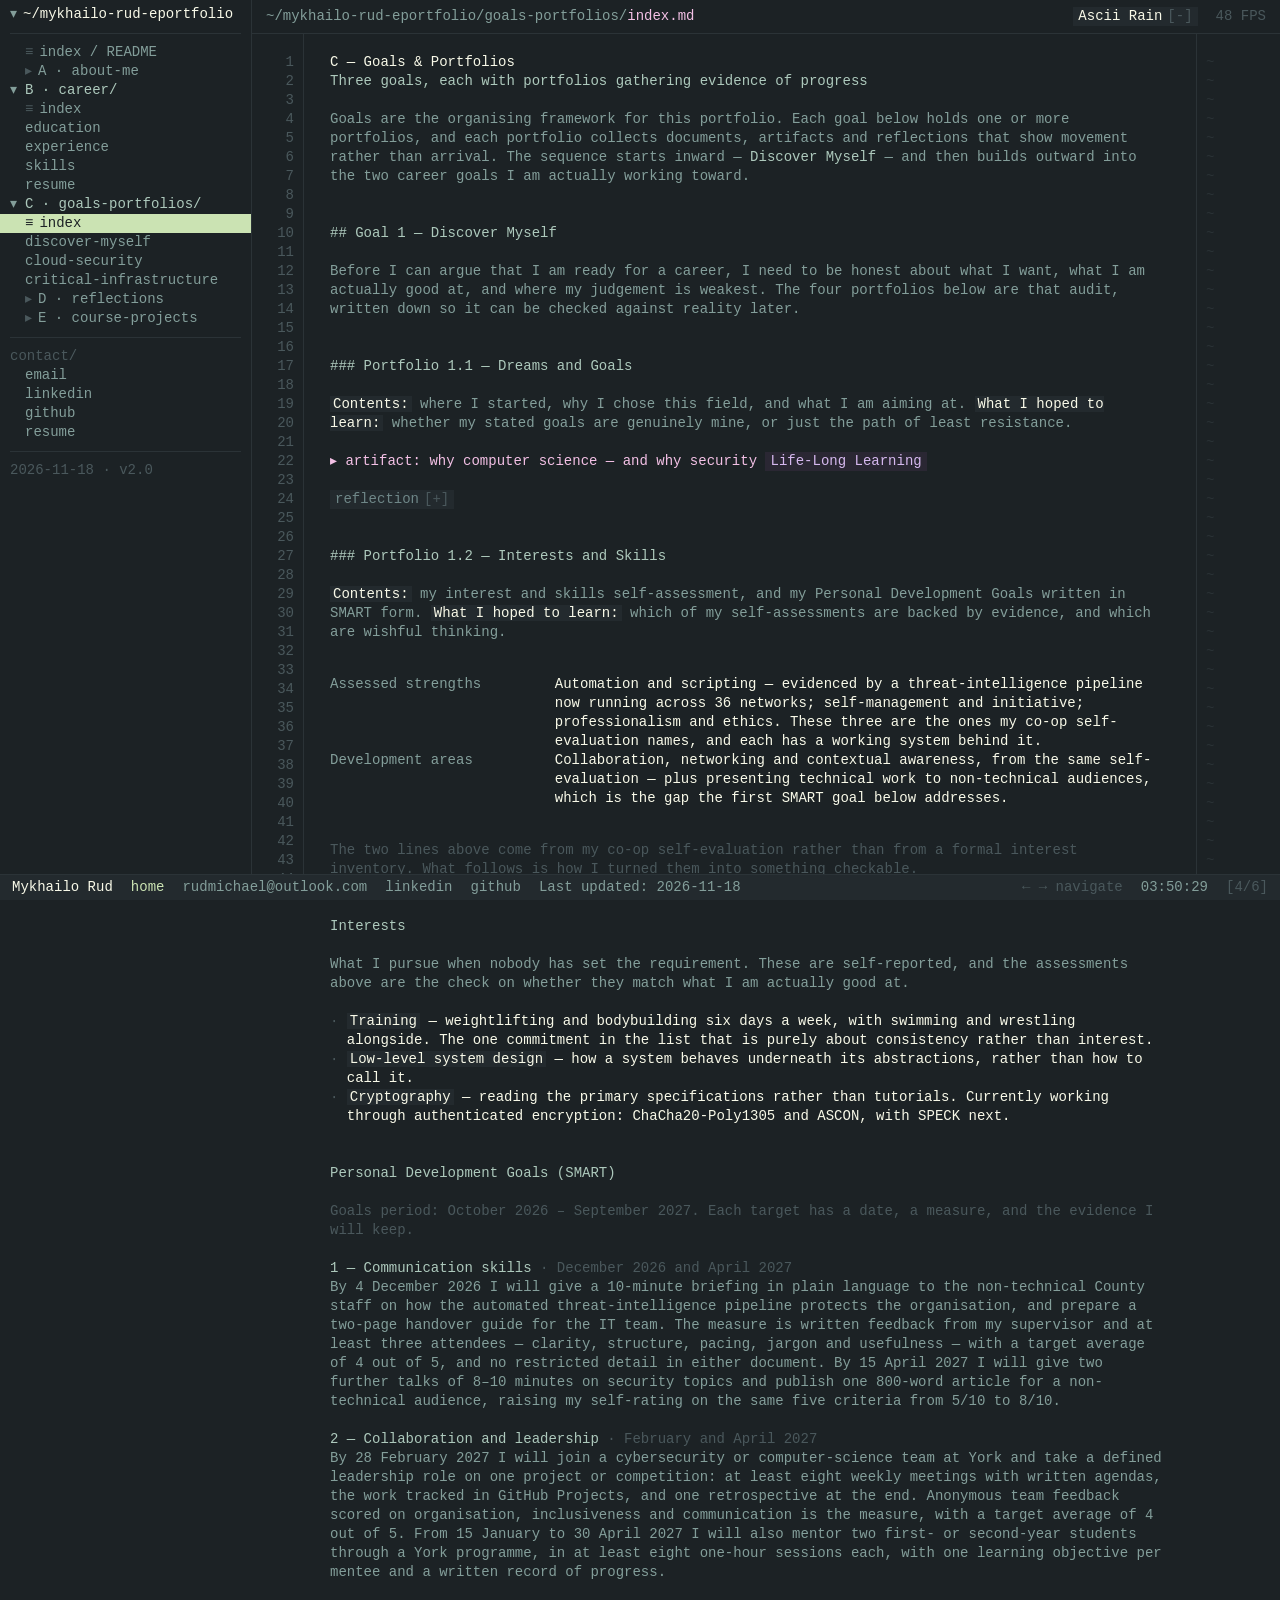
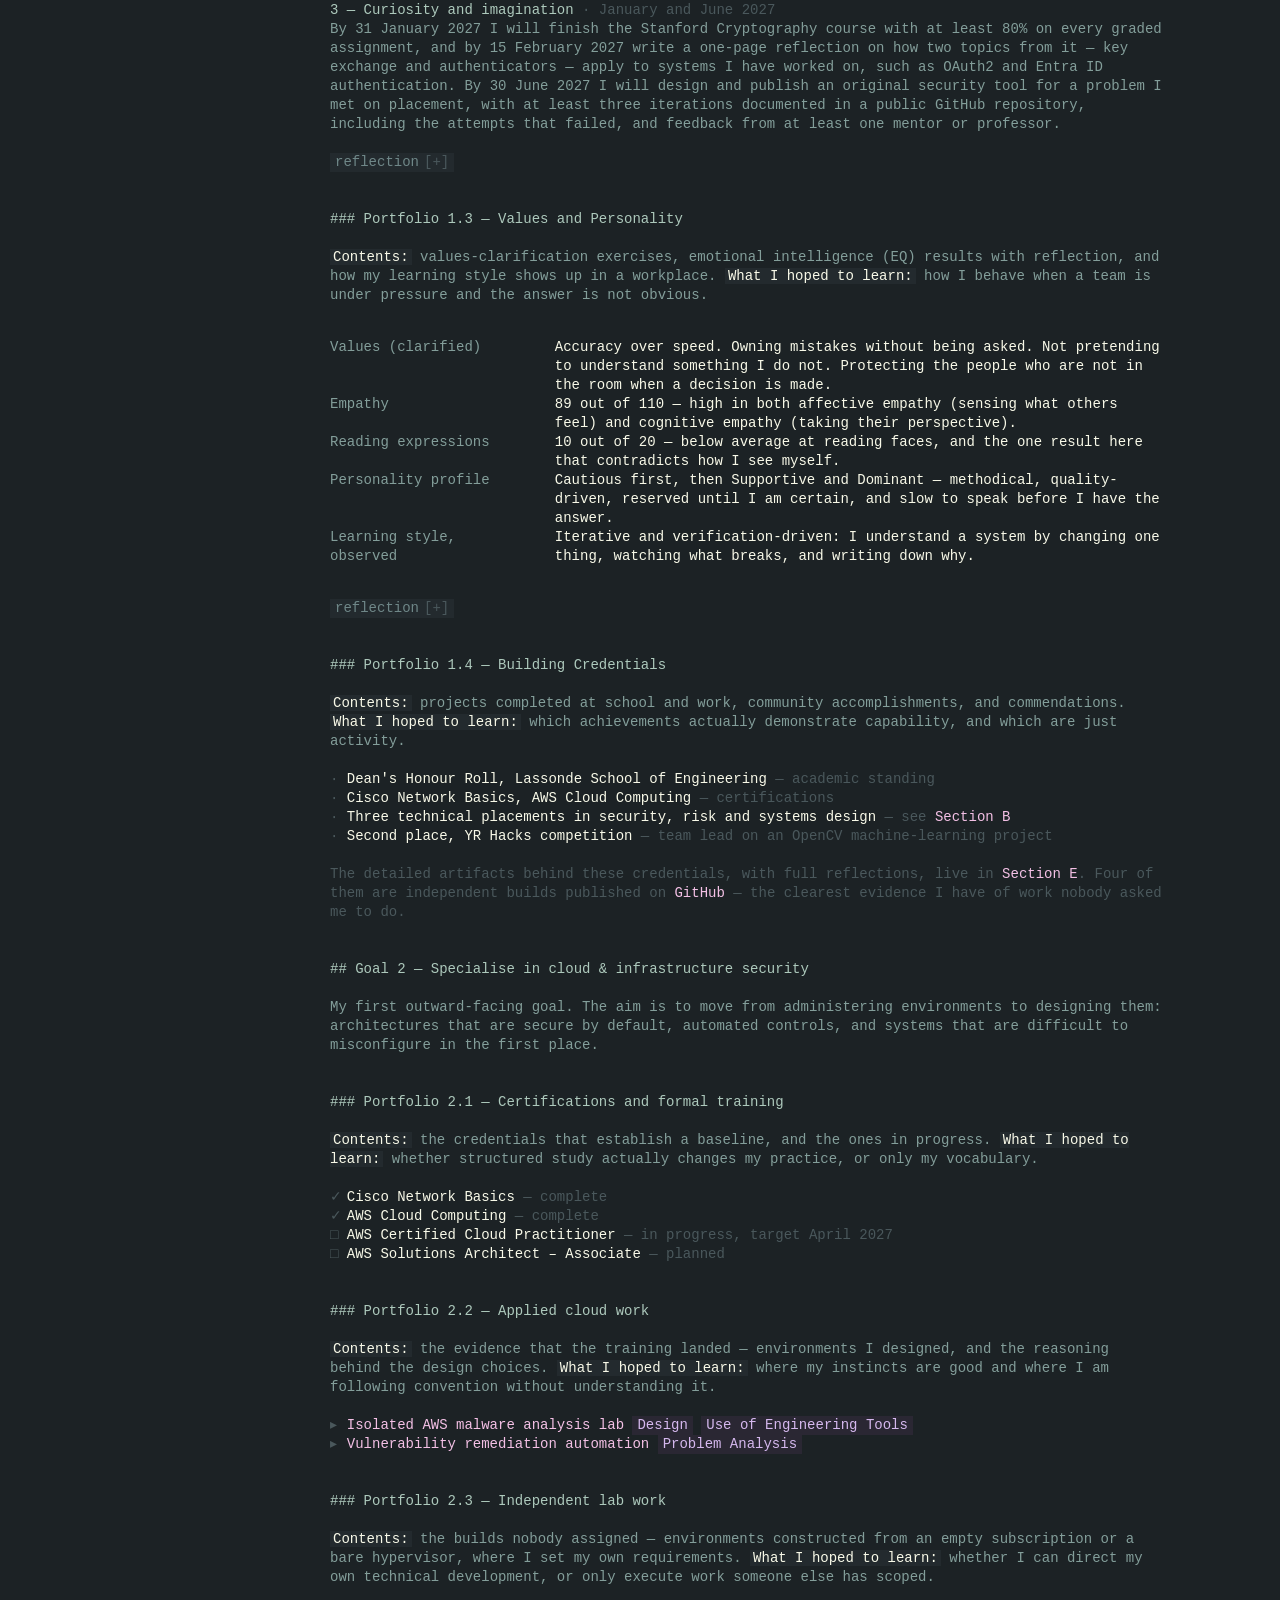
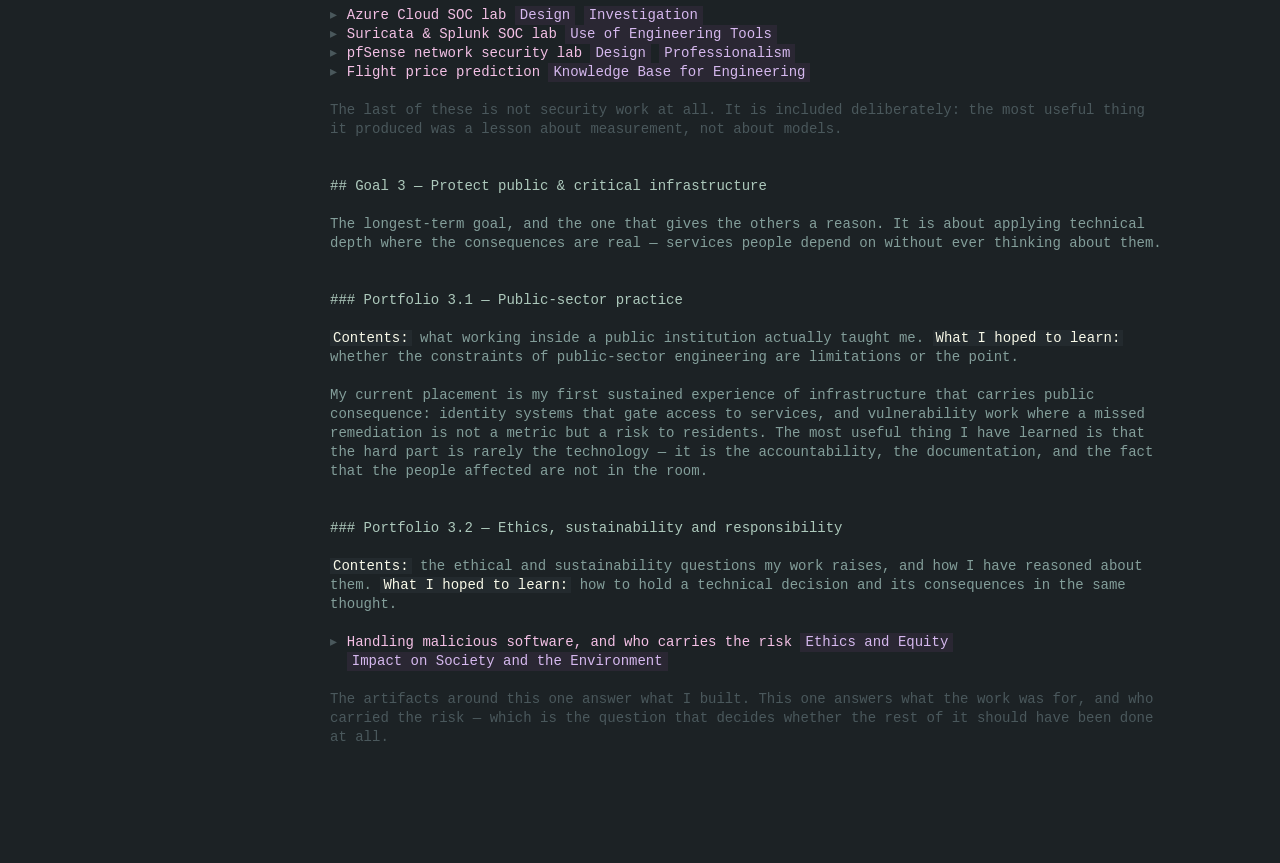
<file: goals.html>
<!doctype html>
<html lang="en">
<head>
<meta charset="utf-8">
<meta name="viewport" content="width=device-width, initial-scale=1">
<meta name="theme-color" content="#1c2225">
<title>C · Goals &amp; Portfolios — Mykhailo Rud</title>
<meta name="description" content="Three career goals, each gathering evidence in portfolios — beginning with Discover Myself.">
<link rel="stylesheet" href="assets/style.css?v=3">
</head>
<body data-page="goals" id="top">
<a class="skip-link" href="#main">Skip to content</a>
<div class="particles" aria-hidden="true"></div>
<div class="scrim"></div>

<aside class="sidebar" id="sidebar">
  <div class="tree">
    <div class="tree-root"><span class="ico">&#9662;</span><span>~/mykhailo-rud-eportfolio</span></div>
    <div class="tree-sep"></div>
    <a class="tree-item" href="index.html" data-nav="index"><span class="ico">&#8801;</span>index / README</a>
    <a class="tree-item" href="about.html" data-nav="about"><span class="ico">&#9656;</span>A &#183; about-me</a>
    <details class="tree-group" open>
      <summary><span class="chev"></span>B &#183; career/</summary>
      <a class="tree-item" href="career.html" data-nav="career"><span class="ico">&#8801;</span>index</a>
      <a class="tree-item" href="career.html#education">education</a>
      <a class="tree-item" href="career.html#experience">experience</a>
      <a class="tree-item" href="career.html#skills">skills</a>
      <a class="tree-item" href="career.html#resume">resume</a>
    </details>
    <details class="tree-group" open>
      <summary><span class="chev"></span>C &#183; goals-portfolios/</summary>
      <a class="tree-item" href="goals.html" data-nav="goals"><span class="ico">&#8801;</span>index</a>
      <a class="tree-item" href="goals.html#discover-myself">discover-myself</a>
      <a class="tree-item" href="goals.html#cloud-security">cloud-security</a>
      <a class="tree-item" href="goals.html#critical-infrastructure">critical-infrastructure</a>
    </details>
    <a class="tree-item" href="reflections.html" data-nav="reflections"><span class="ico">&#9656;</span>D &#183; reflections</a>
    <a class="tree-item" href="projects.html" data-nav="projects"><span class="ico">&#9656;</span>E &#183; course-projects</a>
    <div class="tree-sep"></div>
    <div class="tree-note">contact/</div>
    <a class="tree-item" href="mailto:rudmichael@outlook.com">email</a>
    <a class="tree-item" href="https://www.linkedin.com/in/mchlurd/" target="_blank" rel="noopener">linkedin</a>
    <a class="tree-item" href="https://github.com/mchlrd" target="_blank" rel="noopener">github</a>
    <a class="tree-item" href="career.html#resume">resume</a>
    <div class="tree-sep"></div>
    <div class="tree-note">2026-11-18 &#183; v2.0</div>
  </div>
</aside>

<header class="topbar">
  <div class="topbar-path">
    <button class="menu-toggle" aria-expanded="false" aria-controls="sidebar">&#9776; menu</button>
    <a href="index.html"><span class="dim">~/mykhailo-rud-eportfolio/goals-portfolios/</span>index.md</a>
  </div>
  <div class="topbar-controls">
    <button class="chip" data-action="rain" aria-expanded="true">Ascii Rain <span class="glyph">[-]</span></button>
    <span class="topbar-stat" data-fps>-- FPS</span>
  </div>
</header>

<main class="shell" id="main">
  <div class="pane">
    <div class="ln-col" aria-hidden="true"></div>

    <article class="doc">
      <h1 class="t-title">C &mdash; Goals &amp; Portfolios</h1>
      <p class="t-lead">Three goals, each with portfolios gathering evidence of progress</p>
      <div class="sp"></div>
      <p>Goals are the organising framework for this portfolio. Each goal below holds one or more portfolios, and
        each portfolio collects documents, artifacts and reflections that show movement rather than arrival. The
        sequence starts inward &mdash; <em>Discover Myself</em> &mdash; and then builds outward into the two career
        goals I am actually working toward.</p>

      <!-- ================= GOAL 1 ================= -->
      <div class="sp-2"></div>
      <h2 id="discover-myself">## Goal 1 &mdash; Discover Myself</h2>
      <div class="sp"></div>
      <p>Before I can argue that I am ready for a career, I need to be honest about what I want, what I am actually
        good at, and where my judgement is weakest. The four portfolios below are that audit, written down so it can
        be checked against reality later.</p>

      <!-- portfolio 1.1 -->
      <div class="sp-2"></div>
      <h3>### Portfolio 1.1 &mdash; Dreams and Goals</h3>
      <div class="sp"></div>
      <p><strong>Contents:</strong> where I started, why I chose this field, and what I am aiming at.
        <strong>What I hoped to learn:</strong> whether my stated goals are genuinely mine, or just the path of
        least resistance.</p>
      <div class="sp"></div>
      <p><a href="goals.html#dreams-artifact">&#9656; artifact: why computer science &mdash; and why security</a>
        <span class="badge badge--comp">Life-Long Learning</span></p>
      <div class="sp"></div>
      <details class="disc" id="dreams-artifact">
        <summary class="chip">reflection <span class="glyph"></span></summary>
        <div class="panel">
          <div class="sp"></div>
          <p class="t-lead">Retell &mdash; what I created or did</p>
          <p>I wrote a short account of how I got here: the early curiosity, the decision to study Computer Science
            at Lassonde, and the point at which security stopped being a subject I was passing and became the thing
            I cared about.</p>
          <div class="sp"></div>
          <p class="t-lead">Relate &mdash; how this connects to my goals</p>
          <p>This is the "why" underneath every other entry in the portfolio. Professional development is
            something you build deliberately rather than something that happens to you, and this artifact is the
            claim that my interest is genuine rather than a response to what seemed employable. It also sets the
            standard the other portfolios are measured against.</p>
          <div class="sp"></div>
          <p class="t-lead">Reflect &mdash; what I learned</p>
          <p>Writing it down forced me to separate two things I had been conflating: wanting to be good at
            something, and wanting to do it. What changed my thinking was noticing that my strongest memories are
            all of problems I could not solve at first. I now want to choose based on where the hard problems are,
            not where the comfortable ones are &mdash; and to re-read this each year to check whether that is
            actually what I am doing.</p>
          <div class="sp"></div>
          <p class="t-lead">Competency</p>
          <p><strong>Life-Long Learning</strong> &mdash; it documents a pattern of deliberately pursuing material
            beyond what was required, and establishes the self-directed standard the rest of the portfolio is
            measured against.</p>
        </div>
      </details>

      <!-- portfolio 1.2 -->
      <div class="sp-2"></div>
      <h3>### Portfolio 1.2 &mdash; Interests and Skills</h3>
      <div class="sp"></div>
      <p><strong>Contents:</strong> my interest and skills self-assessment, and my Personal Development Goals
        written in SMART form. <strong>What I hoped to learn:</strong> which of my self-assessments are backed by
        evidence, and which are wishful thinking.</p>
      <div class="sp"></div>
      <dl class="kv">
        <dt>Assessed strengths</dt><dd>Automation and scripting &mdash; evidenced by a threat-intelligence pipeline now running across 36 networks; self-management and initiative; professionalism and ethics. These three are the ones my co-op self-evaluation names, and each has a working system behind it.</dd>
        <dt>Development areas</dt><dd>Collaboration, networking and contextual awareness, from the same self-evaluation &mdash; plus presenting technical work to non-technical audiences, which is the gap the first SMART goal below addresses.</dd>
      </dl>
      <div class="sp"></div>
      <p class="t-dim">The two lines above come from my co-op self-evaluation rather than from a formal interest
        inventory. What follows is how I turned them into something checkable.</p>
      <div class="sp-2"></div>
      <h4>Interests</h4>
      <div class="sp"></div>
      <p>What I pursue when nobody has set the requirement. These are self-reported, and the assessments above are
        the check on whether they match what I am actually good at.</p>
      <div class="sp"></div>
      <ul class="bul">
        <li><span class="mk">&#8729;</span><span><strong>Training</strong> &mdash; weightlifting and bodybuilding six days a week, with swimming and wrestling alongside. The one commitment in the list that is purely about consistency rather than interest.</span></li>
        <li><span class="mk">&#8729;</span><span><strong>Low-level system design</strong> &mdash; how a system behaves underneath its abstractions, rather than how to call it.</span></li>
        <li><span class="mk">&#8729;</span><span><strong>Cryptography</strong> &mdash; reading the primary specifications rather than tutorials. Currently working through authenticated encryption: ChaCha20-Poly1305 and ASCON, with SPECK next.</span></li>
      </ul>

      <div class="sp-2"></div>
      <h4>Personal Development Goals (SMART)</h4>
      <div class="sp"></div>
      <p class="t-dim">Goals period: October 2026 &ndash; September 2027. Each target has a date, a measure, and the
        evidence I will keep.</p>
      <div class="sp"></div>
      <p class="t-lead">1 &mdash; Communication skills <span class="t-dim">&#183; December 2026 and April 2027</span></p>
      <p>By 4 December 2026 I will give a 10-minute briefing in plain language to the non-technical County staff on how
        the automated threat-intelligence pipeline protects the organisation, and prepare a two-page handover guide
        for the IT team. The measure is written feedback from my supervisor and at least three attendees &mdash;
        clarity, structure, pacing, jargon and usefulness &mdash; with a target average of 4 out of 5, and no
        restricted detail in either document. By 15 April 2027 I will give two further talks of 8&ndash;10 minutes on
        security topics and publish one 800-word article for a non-technical audience, raising my self-rating on the
        same five criteria from 5/10 to 8/10.</p>
      <div class="sp"></div>
      <p class="t-lead">2 &mdash; Collaboration and leadership <span class="t-dim">&#183; February and April 2027</span></p>
      <p>By 28 February 2027 I will join a cybersecurity or computer-science team at York and take a defined
        leadership role on one project or competition: at least eight weekly meetings with written agendas, the work
        tracked in GitHub Projects, and one retrospective at the end. Anonymous team feedback scored on organisation,
        inclusiveness and communication is the measure, with a target average of 4 out of 5. From 15 January to
        30 April 2027 I will also mentor two first- or second-year students through a York programme, in at least
        eight one-hour sessions each, with one learning objective per mentee and a written record of progress.</p>
      <div class="sp"></div>
      <p class="t-lead">3 &mdash; Curiosity and imagination <span class="t-dim">&#183; January and June 2027</span></p>
      <p>By 31 January 2027 I will finish the Stanford Cryptography course with at least 80% on every graded
        assignment, and by 15 February 2027 write a one-page reflection on how two topics from it &mdash; key exchange
        and authenticators &mdash; apply to systems I have worked on, such as OAuth2 and Entra ID authentication. By
        30 June 2027 I will design and publish an original security tool for a problem I met on placement, with at
        least three iterations documented in a public GitHub repository, including the attempts that failed, and
        feedback from at least one mentor or professor.</p>

      <div class="sp"></div>
      <details class="disc" id="smart-artifact">
        <summary class="chip">reflection <span class="glyph"></span></summary>
        <div class="panel">
          <div class="sp"></div>
          <p class="t-lead">Retell &mdash; what I created or did</p>
          <p>I cross-checked what I claim about myself against what I have actually produced &mdash; code, reports,
            working systems. Where the two agreed I kept the claim; where the claim ran ahead of the evidence I
            moved it to a development area. The remaining gaps became three SMART goals rather than three
            intentions.</p>
          <div class="sp"></div>
          <p class="t-lead">Relate &mdash; how this connects to my goals</p>
          <p>Goal-setting is a skill with a structure, and SMART is that structure. A vague intention like "get
            better at presenting" cannot be checked by anyone; "average 4 out of 5 on a five-question feedback form
            by 4 December" can. This is what makes the portfolio an evidence record rather than a list of
            intentions, which is exactly what Goal 1 is meant to establish.</p>
          <div class="sp"></div>
          <p class="t-lead">Reflect &mdash; what I learned</p>
          <p>The uncomfortable part was goal 1. My assessments were strongest where I already had proof and weakest
            at the thing that decides whether good work is ever adopted: explaining it to someone who does not share
            my vocabulary. I had been treating communication as a soft skill to pick up later. Writing it as a
            measurable goal with feedback attached is what turned it into something I will actually be held to. What
            I would do differently is start collecting that feedback now rather than after graduation.</p>
          <div class="sp"></div>
          <p class="t-lead">Competency</p>
          <p><strong>Life-Long Learning</strong> &mdash; converting self-assessment into measurable, dated goals with
            defined evidence. <strong>Professionalism</strong> &mdash; naming a genuine weakness and committing to a
            process for correcting it.</p>
        </div>
      </details>

      <!-- portfolio 1.3 -->
      <div class="sp-2"></div>
      <h3>### Portfolio 1.3 &mdash; Values and Personality</h3>
      <div class="sp"></div>
      <p><strong>Contents:</strong> values-clarification exercises, emotional intelligence (EQ) results with
        reflection, and how my learning style shows up in a workplace. <strong>What I hoped to learn:</strong> how I
        behave when a team is under pressure and the answer is not obvious.</p>
      <div class="sp"></div>
      <dl class="kv">
        <dt>Values (clarified)</dt><dd>Accuracy over speed. Owning mistakes without being asked. Not pretending to understand something I do not. Protecting the people who are not in the room when a decision is made.</dd>
        <dt>Empathy</dt><dd>89 out of 110 &mdash; high in both affective empathy (sensing what others feel) and cognitive empathy (taking their perspective).</dd>
        <dt>Reading expressions</dt><dd>10 out of 20 &mdash; below average at reading faces, and the one result here that contradicts how I see myself.</dd>
        <dt>Personality profile</dt><dd>Cautious first, then Supportive and Dominant &mdash; methodical, quality-driven, reserved until I am certain, and slow to speak before I have the answer.</dd>
        <dt>Learning style, observed</dt><dd>Iterative and verification-driven: I understand a system by changing one thing, watching what breaks, and writing down why.</dd>
      </dl>
      <div class="sp"></div>
      <details class="disc" id="eq-artifact">
        <summary class="chip">reflection <span class="glyph"></span></summary>
        <div class="panel">
          <div class="sp"></div>
          <p class="t-lead">Retell &mdash; what I created or did</p>
          <p>In my third week on placement a data-format mismatch between Cisco Firepower and Microsoft Defender
            over hash types stopped the pipeline. My profile describes me as self-reliant, and that week it cost me:
            instead of asking the two colleagues who had configured those platforms, I spent hours in vendor
            documentation and went to them only after another half-day had gone. The fix took them minutes.</p>
          <div class="sp"></div>
          <p class="t-lead">Relate &mdash; how this connects to my goals</p>
          <p>Two scores in this portfolio point at the same thing from opposite directions. Empathy at 89/110 says
            that I register what other people are feeling; reading expressions at 10/20 says that I miss what is in
            front of me unless it is said out loud. Together the gap is not caring too little &mdash; it is assuming I
            already know, and therefore not asking. Collaboration and contextual awareness appear as development
            areas on my co-op self-evaluation for the same reason, and every role I am aiming at involves work other
            people have to plan around.</p>
          <div class="sp"></div>
          <p class="t-lead">Reflect &mdash; what I learned</p>
          <p>What I learned is that self-reliance is a strength with a cost: it protects the quality of my output and
            quietly degrades everyone else's ability to plan around me. What changed my thinking was the half-day I
            spent proving I did not need help, against the minutes it took two colleagues to answer. The rule I work
            to now is thirty minutes: if I am still in documentation with no hypothesis, I ask, and I say what I have
            already ruled out so the question is cheap to answer. A status update is not overhead &mdash; it is how a
            team allocates trust.</p>
          <div class="sp"></div>
          <p class="t-lead">Competency</p>
          <p><strong>Individual and Teamwork</strong> &mdash; it analyses a concrete collaboration failure and names
            the behaviour change that addresses it, rather than describing teamwork in the abstract.</p>
        </div>
      </details>

      <!-- portfolio 1.4 -->
      <div class="sp-2"></div>
      <h3>### Portfolio 1.4 &mdash; Building Credentials</h3>
      <div class="sp"></div>
      <p><strong>Contents:</strong> projects completed at school and work, community accomplishments, and
        commendations. <strong>What I hoped to learn:</strong> which achievements actually demonstrate capability,
        and which are just activity.</p>
      <div class="sp"></div>
      <ul class="bul">
        <li><span class="mk">&#8729;</span><span>Dean's Honour Roll, Lassonde School of Engineering <span class="t-dim">&mdash; academic standing</span></span></li>
        <li><span class="mk">&#8729;</span><span>Cisco Network Basics, AWS Cloud Computing <span class="t-dim">&mdash; certifications</span></span></li>
        <li><span class="mk">&#8729;</span><span>Three technical placements in security, risk and systems design <span class="t-dim">&mdash; see <a href="career.html#experience">Section B</a></span></span></li>
        <li><span class="mk">&#8729;</span><span>Second place, YR Hacks competition <span class="t-dim">&mdash; team lead on an OpenCV machine-learning project</span></span></li>
      </ul>
      <div class="sp"></div>
      <p class="t-dim">The detailed artifacts behind these credentials, with full reflections, live in
        <a href="projects.html">Section E</a>. Four of them are independent builds published on
        <a href="https://github.com/mchlrd" target="_blank" rel="noopener">GitHub</a> &mdash; the clearest
        evidence I have of work nobody asked me to do.</p>

      <!-- ================= GOAL 2 ================= -->
      <div class="sp-2"></div>
      <h2 id="cloud-security">## Goal 2 &mdash; Specialise in cloud &amp; infrastructure security</h2>
      <div class="sp"></div>
      <p>My first outward-facing goal. The aim is to move from administering environments to designing them:
        architectures that are secure by default, automated controls, and systems that are difficult to
        misconfigure in the first place.</p>

      <div class="sp-2"></div>
      <h3>### Portfolio 2.1 &mdash; Certifications and formal training</h3>
      <div class="sp"></div>
      <p><strong>Contents:</strong> the credentials that establish a baseline, and the ones in progress.
        <strong>What I hoped to learn:</strong> whether structured study actually changes my practice, or only my
        vocabulary.</p>
      <div class="sp"></div>
      <ul class="bul">
        <li><span class="mk">&#10003;</span><span>Cisco Network Basics <span class="t-dim">&mdash; complete</span></span></li>
        <li><span class="mk">&#10003;</span><span>AWS Cloud Computing <span class="t-dim">&mdash; complete</span></span></li>
        <li><span class="mk">&#9633;</span><span>AWS Certified Cloud Practitioner <span class="t-dim">&mdash; in progress, target April 2027</span></span></li>
        <li><span class="mk">&#9633;</span><span>AWS Solutions Architect &ndash; Associate <span class="t-dim">&mdash; planned</span></span></li>
      </ul>

      <div class="sp-2"></div>
      <h3>### Portfolio 2.2 &mdash; Applied cloud work</h3>
      <div class="sp"></div>
      <p><strong>Contents:</strong> the evidence that the training landed &mdash; environments I designed, and the
        reasoning behind the design choices. <strong>What I hoped to learn:</strong> where my instincts are good and
        where I am following convention without understanding it.</p>
      <div class="sp"></div>
      <ul class="bul">
        <li><span class="mk">&#9656;</span><span><a href="projects.html#aws-malware-lab">Isolated AWS malware analysis lab</a> <span class="badge badge--comp">Design</span> <span class="badge badge--comp">Use of Engineering Tools</span></span></li>
        <li><span class="mk">&#9656;</span><span><a href="projects.html#kev-automation">Vulnerability remediation automation</a> <span class="badge badge--comp">Problem Analysis</span></span></li>
      </ul>

      <!-- ================= GOAL 3 ================= -->
      <div class="sp-2"></div>
      <h3>### Portfolio 2.3 &mdash; Independent lab work</h3>
      <div class="sp"></div>
      <p><strong>Contents:</strong> the builds nobody assigned &mdash; environments constructed from an empty
        subscription or a bare hypervisor, where I set my own requirements. <strong>What I hoped to learn:</strong>
        whether I can direct my own technical development, or only execute work someone else has scoped.</p>
      <div class="sp"></div>
      <ul class="bul">
        <li><span class="mk">&#9656;</span><span><a href="projects.html#azure-soc-lab">Azure Cloud SOC lab</a> <span class="badge badge--comp">Design</span> <span class="badge badge--comp">Investigation</span></span></li>
        <li><span class="mk">&#9656;</span><span><a href="projects.html#suricata-splunk-soc">Suricata &amp; Splunk SOC lab</a> <span class="badge badge--comp">Use of Engineering Tools</span></span></li>
        <li><span class="mk">&#9656;</span><span><a href="projects.html#pfsense-lab">pfSense network security lab</a> <span class="badge badge--comp">Design</span> <span class="badge badge--comp">Professionalism</span></span></li>
        <li><span class="mk">&#9656;</span><span><a href="projects.html#flight-price-ml">Flight price prediction</a> <span class="badge badge--comp">Knowledge Base for Engineering</span></span></li>
      </ul>
      <div class="sp"></div>
      <p class="t-dim">The last of these is not security work at all. It is included deliberately: the most
        useful thing it produced was a lesson about measurement, not about models.</p>

      <div class="sp-2"></div>
      <h2 id="critical-infrastructure">## Goal 3 &mdash; Protect public &amp; critical infrastructure</h2>
      <div class="sp"></div>
      <p>The longest-term goal, and the one that gives the others a reason. It is about applying technical depth
        where the consequences are real &mdash; services people depend on without ever thinking about them.</p>

      <div class="sp-2"></div>
      <h3>### Portfolio 3.1 &mdash; Public-sector practice</h3>
      <div class="sp"></div>
      <p><strong>Contents:</strong> what working inside a public institution actually taught me.
        <strong>What I hoped to learn:</strong> whether the constraints of public-sector engineering are limitations
        or the point.</p>
      <div class="sp"></div>
      <p>My current placement is my first sustained experience of infrastructure that carries public consequence:
        identity systems that gate access to services, and vulnerability work where a missed remediation is not a
        metric but a risk to residents. The most useful thing I have learned is that the hard part is rarely the
        technology &mdash; it is the accountability, the documentation, and the fact that the people affected are
        not in the room.</p>

      <div class="sp-2"></div>
      <h3>### Portfolio 3.2 &mdash; Ethics, sustainability and responsibility</h3>
      <div class="sp"></div>
      <p><strong>Contents:</strong> the ethical and sustainability questions my work raises, and how I have reasoned
        about them. <strong>What I hoped to learn:</strong> how to hold a technical decision and its consequences in
        the same thought.</p>
      <div class="sp"></div>
      <ul class="bul">
        <li><span class="mk">&#9656;</span><span><a href="projects.html#ethics-sustainability">Handling malicious software, and who carries the risk</a> <span class="badge badge--comp">Ethics and Equity</span> <span class="badge badge--comp">Impact on Society and the Environment</span></span></li>
      </ul>
      <div class="sp"></div>
      <p class="t-dim">The artifacts around this one answer what I built. This one answers what the work was for, and
        who carried the risk &mdash; which is the question that decides whether the rest of it should have been done
        at all.</p>
    </article>

    <div class="ln-col ln-col--right" aria-hidden="true"></div>
  </div>
</main>

<footer class="statusbar">
  <span class="who">Mykhailo Rud</span>
  <span class="foot-home"><a href="index.html">home</a></span>
  <span class="hide-sm"><a href="mailto:rudmichael@outlook.com">rudmichael@outlook.com</a></span>
  <span class="hide-sm"><a href="https://www.linkedin.com/in/mchlurd/" target="_blank" rel="noopener">linkedin</a></span>
  <span class="hide-sm"><a href="https://github.com/mchlrd" target="_blank" rel="noopener">github</a></span>
  <span class="hide-sm">Last updated: 2026-11-18</span>
  <span class="grow"></span>
  <span class="hide-sm k">&#8592; &#8594; navigate</span>
  <span data-clock>--:--:--</span>
  <span class="k">[4/6]</span>
</footer>

<script src="assets/main.js?v=3"></script>
</body>
</html>
</file>
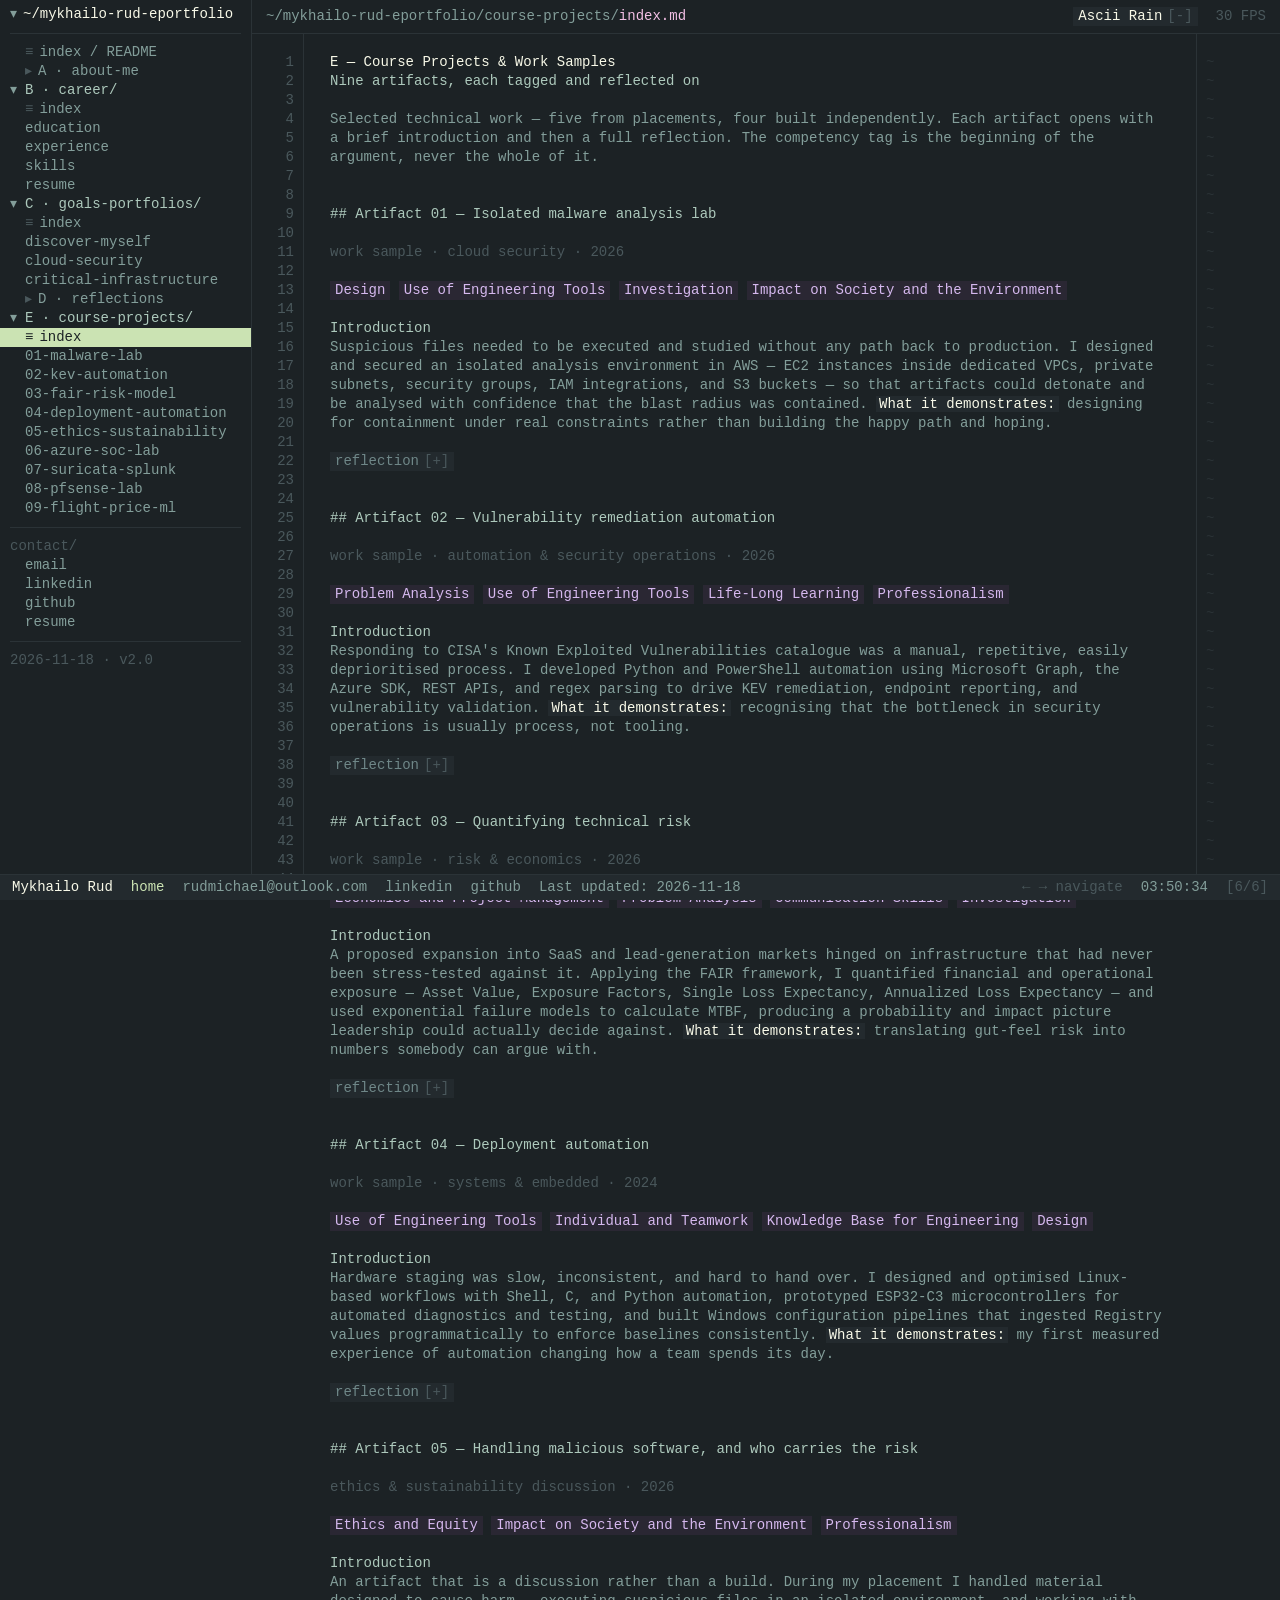
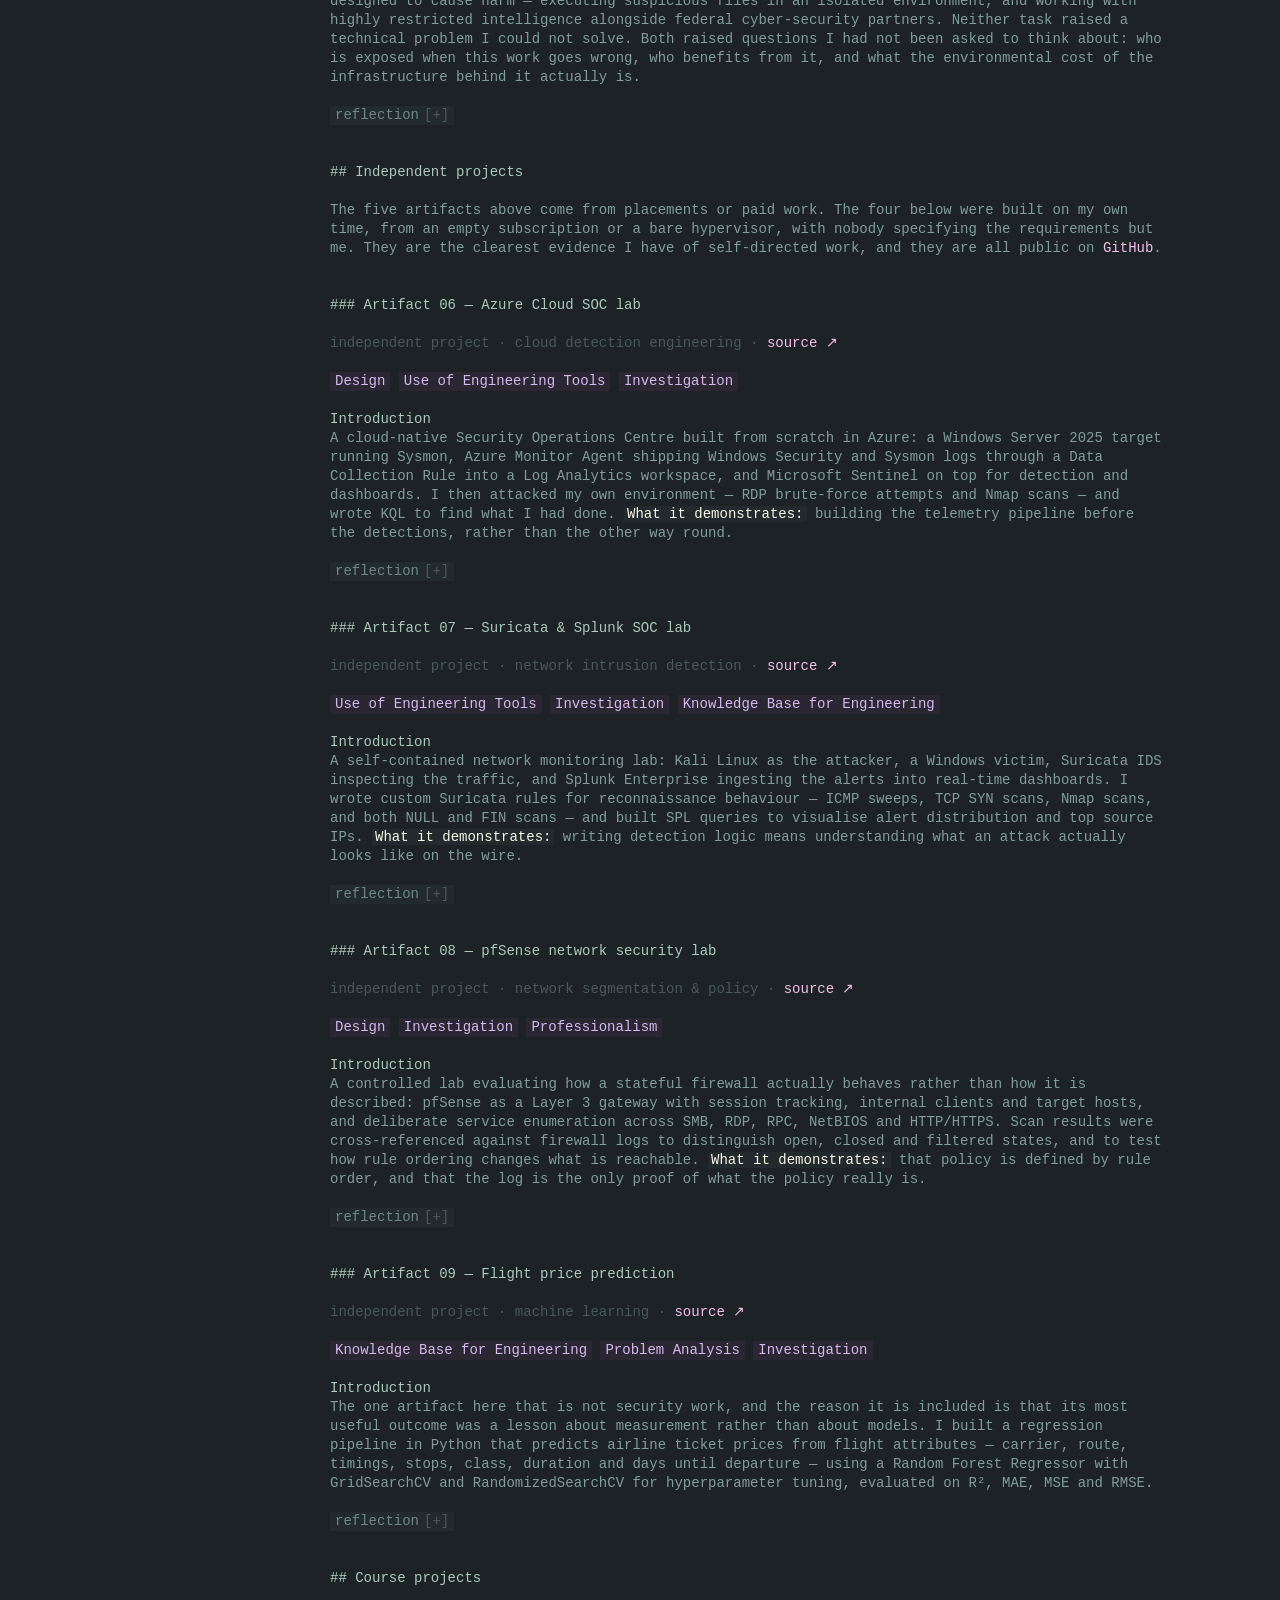
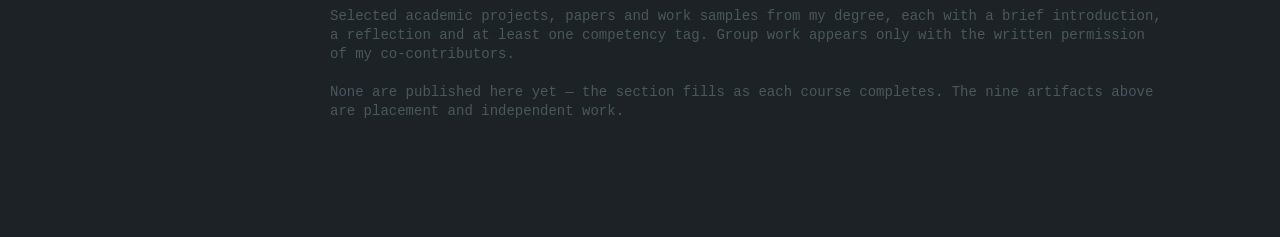
<file: projects.html>
<!doctype html>
<html lang="en">
<head>
<meta charset="utf-8">
<meta name="viewport" content="width=device-width, initial-scale=1">
<meta name="theme-color" content="#1c2225">
<title>E · Course Projects — Mykhailo Rud</title>
<meta name="description" content="Selected projects and work samples, each tagged with a Lassonde undergraduate competency and reflected on in full.">
<link rel="stylesheet" href="assets/style.css?v=3">
</head>
<body data-page="projects" id="top">
<a class="skip-link" href="#main">Skip to content</a>
<div class="particles" aria-hidden="true"></div>
<div class="scrim"></div>

<aside class="sidebar" id="sidebar">
  <div class="tree">
    <div class="tree-root"><span class="ico">&#9662;</span><span>~/mykhailo-rud-eportfolio</span></div>
    <div class="tree-sep"></div>
    <a class="tree-item" href="index.html" data-nav="index"><span class="ico">&#8801;</span>index / README</a>
    <a class="tree-item" href="about.html" data-nav="about"><span class="ico">&#9656;</span>A &#183; about-me</a>
    <details class="tree-group" open>
      <summary><span class="chev"></span>B &#183; career/</summary>
      <a class="tree-item" href="career.html" data-nav="career"><span class="ico">&#8801;</span>index</a>
      <a class="tree-item" href="career.html#education">education</a>
      <a class="tree-item" href="career.html#experience">experience</a>
      <a class="tree-item" href="career.html#skills">skills</a>
      <a class="tree-item" href="career.html#resume">resume</a>
    </details>
    <details class="tree-group" open>
      <summary><span class="chev"></span>C &#183; goals-portfolios/</summary>
      <a class="tree-item" href="goals.html" data-nav="goals"><span class="ico">&#8801;</span>index</a>
      <a class="tree-item" href="goals.html#discover-myself">discover-myself</a>
      <a class="tree-item" href="goals.html#cloud-security">cloud-security</a>
      <a class="tree-item" href="goals.html#critical-infrastructure">critical-infrastructure</a>
    </details>
    <a class="tree-item" href="reflections.html" data-nav="reflections"><span class="ico">&#9656;</span>D &#183; reflections</a>
    <details class="tree-group" open>
      <summary><span class="chev"></span>E &#183; course-projects/</summary>
      <a class="tree-item" href="projects.html" data-nav="projects"><span class="ico">&#8801;</span>index</a>
      <a class="tree-item" href="projects.html#aws-malware-lab">01-malware-lab</a>
      <a class="tree-item" href="projects.html#kev-automation">02-kev-automation</a>
      <a class="tree-item" href="projects.html#fair-risk-model">03-fair-risk-model</a>
      <a class="tree-item" href="projects.html#deployment-automation">04-deployment-automation</a>
      <a class="tree-item" href="projects.html#ethics-sustainability">05-ethics-sustainability</a>
      <a class="tree-item" href="projects.html#azure-soc-lab">06-azure-soc-lab</a>
      <a class="tree-item" href="projects.html#suricata-splunk-soc">07-suricata-splunk</a>
      <a class="tree-item" href="projects.html#pfsense-lab">08-pfsense-lab</a>
      <a class="tree-item" href="projects.html#flight-price-ml">09-flight-price-ml</a>
    </details>
    <div class="tree-sep"></div>
    <div class="tree-note">contact/</div>
    <a class="tree-item" href="mailto:rudmichael@outlook.com">email</a>
    <a class="tree-item" href="https://www.linkedin.com/in/mchlurd/" target="_blank" rel="noopener">linkedin</a>
    <a class="tree-item" href="https://github.com/mchlrd" target="_blank" rel="noopener">github</a>
    <a class="tree-item" href="career.html#resume">resume</a>
    <div class="tree-sep"></div>
    <div class="tree-note">2026-11-18 &#183; v2.0</div>
  </div>
</aside>

<header class="topbar">
  <div class="topbar-path">
    <button class="menu-toggle" aria-expanded="false" aria-controls="sidebar">&#9776; menu</button>
    <a href="index.html"><span class="dim">~/mykhailo-rud-eportfolio/course-projects/</span>index.md</a>
  </div>
  <div class="topbar-controls">
    <button class="chip" data-action="rain" aria-expanded="true">Ascii Rain <span class="glyph">[-]</span></button>
    <span class="topbar-stat" data-fps>-- FPS</span>
  </div>
</header>

<main class="shell" id="main">
  <div class="pane">
    <div class="ln-col" aria-hidden="true"></div>

    <article class="doc">
      <h1 class="t-title">E &mdash; Course Projects &amp; Work Samples</h1>
      <p class="t-lead">Nine artifacts, each tagged and reflected on</p>
      <div class="sp"></div>
      <p>Selected technical work &mdash; five from placements, four built independently. Each artifact opens with
        a brief introduction and then a full reflection. The competency tag is the beginning of the argument,
        never the whole of it.</p>

      <!-- ================= ARTIFACT 01 ================= -->
      <div class="sp-2"></div>
      <h2 id="aws-malware-lab">## Artifact 01 &mdash; Isolated malware analysis lab</h2>
      <div class="sp"></div>
      <p class="t-dim">work sample &#183; cloud security &#183; 2026</p>
      <div class="sp"></div>
      <p class="t-hl">
        <span class="badge badge--comp">Design</span>
        <span class="badge badge--comp">Use of Engineering Tools</span>
        <span class="badge badge--comp">Investigation</span>
        <span class="badge badge--comp">Impact on Society and the Environment</span>
      </p>
      <div class="sp"></div>
      <p class="t-lead">Introduction</p>
      <p>Suspicious files needed to be executed and studied without any path back to production. I designed and
        secured an isolated analysis environment in AWS &mdash; EC2 instances inside dedicated VPCs, private
        subnets, security groups, IAM integrations, and S3 buckets &mdash; so that artifacts could detonate and be
        analysed with confidence that the blast radius was contained. <strong>What it demonstrates:</strong>
        designing for containment under real constraints rather than building the happy path and hoping.</p>
      <div class="sp"></div>
      <details class="disc">
        <summary class="chip">reflection <span class="glyph"></span></summary>
        <div class="panel">
          <div class="sp"></div>
          <p class="t-lead">Retell &mdash; what I created or did</p>
          <p>Analysing potentially harmful artifacts means running them, and doing that anywhere near live
            infrastructure is negligent. So the first problem was not analysis at all &mdash; it was creating
            somewhere safe enough for analysis to be permitted. I built that environment, then worked through
            artifacts using PEStudio, Detect It Easy, FakeNet-NG, HxD, and Sysinternals, applying static
            reverse-engineering techniques to describe malicious behaviour and extract indicators of compromise.</p>
          <div class="sp"></div>
          <p class="t-lead">Relate &mdash; how this connects to my goals</p>
          <p>The engineering design cycle I have studied &mdash; define the need, establish constraints, generate
            and evaluate alternatives, implement &mdash; mapped onto this problem more cleanly than anything I had
            built before. The decisive constraint was not technical capability but consequence: the design had to fail
            safely, because the material was designed to cause harm. That is inseparable from the ethics work in
            <a href="goals.html#critical-infrastructure">Goal 3</a>, and it is the reason containment mattered at
            all.</p>
          <div class="sp"></div>
          <p class="t-lead">Reflect &mdash; what I learned</p>
          <p>What I learned about myself is that I default to solving the immediate problem and treating constraints
            as somebody else's job. My first instinct was to pick the analysis tools; the actual engineering
            question was the boundary condition. What changed my thinking was realising that the isolation
            <em>was</em> the deliverable &mdash; a brilliant finding produced in an unsafe environment would have
            been worthless and irresponsible. What I would do differently is write the containment argument down
            first and let it dictate the tooling, rather than choosing tools and retrofitting a boundary.</p>
          <div class="sp"></div>
          <p class="t-lead">Competency</p>
          <p><strong>Design</strong> &mdash; a solution engineered to satisfy competing constraints, analytical
            capability against strict containment. <strong>Use of Engineering Tools</strong> &mdash; EC2, VPC, IAM,
            PEStudio, FakeNet-NG and HxD selected and operated to serve a defined objective rather than used for
            their own sake.</p>
        </div>
      </details>

      <!-- ================= ARTIFACT 02 ================= -->
      <div class="sp-2"></div>
      <h2 id="kev-automation">## Artifact 02 &mdash; Vulnerability remediation automation</h2>
      <div class="sp"></div>
      <p class="t-dim">work sample &#183; automation &amp; security operations &#183; 2026</p>
      <div class="sp"></div>
      <p class="t-hl">
        <span class="badge badge--comp">Problem Analysis</span>
        <span class="badge badge--comp">Use of Engineering Tools</span>
        <span class="badge badge--comp">Life-Long Learning</span>
        <span class="badge badge--comp">Professionalism</span>
      </p>
      <div class="sp"></div>
      <p class="t-lead">Introduction</p>
      <p>Responding to CISA's Known Exploited Vulnerabilities catalogue was a manual, repetitive, easily
        deprioritised process. I developed Python and PowerShell automation using Microsoft Graph, the Azure SDK,
        REST APIs, and regex parsing to drive KEV remediation, endpoint reporting, and vulnerability validation.
        <strong>What it demonstrates:</strong> recognising that the bottleneck in security operations is usually
        process, not tooling.</p>
      <div class="sp"></div>
      <details class="disc">
        <summary class="chip">reflection <span class="glyph"></span></summary>
        <div class="panel">
          <div class="sp"></div>
          <p class="t-lead">Retell &mdash; what I created or did</p>
          <p>Every week brought a new list of known-exploited vulnerabilities and a queue of endpoints to check
            against it. Handled manually the work was slow and, worse, invisible &mdash; nobody could see coverage
            until someone asked. I wrote automation that queried the relevant Microsoft APIs, parsed and matched
            results, generated reporting, and validated remediation status, with scheduled Function Apps and
            notification workflows so the pipeline ran and reported without being driven.</p>
          <div class="sp"></div>
          <p class="t-lead">Relate &mdash; how this connects to my goals</p>
          <p>This is the problem-analysis approach central to engineering: state the problem before reaching for a
            solution. The stated problem &mdash; "we have vulnerabilities to remediate"
            &mdash; was misleading. The real problem was that remediation depended on a person remembering to do it,
            which meant the process failed silently whenever workload spiked. Reframing it changed what a solution
            even looked like. It also sits directly in <a href="goals.html#cloud-security">Goal 2</a>, where the
            skill is building automation that holds up.</p>
          <div class="sp"></div>
          <p class="t-lead">Reflect &mdash; what I learned</p>
          <p>What I learned about myself is that I am willing to do repetitive work patiently &mdash; which sounds
            virtuous and is actually a trap, because the patience delayed me from questioning whether the work
            should exist. What changed my thinking was measuring the manual process and realising how much of a
            security team's week was being absorbed by tasks a script could do better and never forget. Since then I
            try to ask "should this be automatic?" before "how do I do this faster?". What I would do differently is
            instrument the automation from the start: a process that cannot report its own coverage is only
            marginally better than a manual one nobody can see.</p>
          <div class="sp"></div>
          <p class="t-lead">Competency</p>
          <p><strong>Problem Analysis</strong> &mdash; reframing a staffing problem as a process problem and then an
            automation problem. <strong>Use of Engineering Tools</strong> &mdash; Graph, the Azure SDK, REST APIs and
            regex parsing applied deliberately, each chosen for a specific part of the workflow and documented so it
            could be maintained by someone else.</p>
        </div>
      </details>

      <!-- ================= ARTIFACT 03 ================= -->
      <div class="sp-2"></div>
      <h2 id="fair-risk-model">## Artifact 03 &mdash; Quantifying technical risk</h2>
      <div class="sp"></div>
      <p class="t-dim">work sample &#183; risk &amp; economics &#183; 2026</p>
      <div class="sp"></div>
      <p class="t-hl">
        <span class="badge badge--comp">Economics and Project Management</span>
        <span class="badge badge--comp">Problem Analysis</span>
        <span class="badge badge--comp">Communication Skills</span>
        <span class="badge badge--comp">Investigation</span>
      </p>
      <div class="sp"></div>
      <p class="t-lead">Introduction</p>
      <p>A proposed expansion into SaaS and lead-generation markets hinged on infrastructure that had never been
        stress-tested against it. Applying the FAIR framework, I quantified financial and operational exposure
        &mdash; Asset Value, Exposure Factors, Single Loss Expectancy, Annualized Loss Expectancy &mdash; and used
        exponential failure models to calculate MTBF, producing a probability and impact picture leadership could
        actually decide against. <strong>What it demonstrates:</strong> translating gut-feel risk into numbers
        somebody can argue with.</p>
      <div class="sp"></div>
      <details class="disc">
        <summary class="chip">reflection <span class="glyph"></span></summary>
        <div class="panel">
          <div class="sp"></div>
          <p class="t-lead">Retell &mdash; what I created or did</p>
          <p>The team wanted to know whether the existing infrastructure could support a significant expansion
            without degrading, and "probably" was not a sufficient answer for a decision that size. I modelled the
            financial exposure of a potential breach using FAIR, calculated reliability metrics including MTBF using
            exponential failure distributions, and ran threat-modelling SWOT assessments to convert ambiguous market
            conditions into structured findings. The output was a co-authored, employer-facing strategy report.</p>
          <div class="sp"></div>
          <p class="t-lead">Relate &mdash; how this connects to my goals</p>
          <p>This is the economics competency in a form I had not expected to meet as a security-minded student: the
            same technical facts, expressed as money and downtime, became a decision instead of an opinion. It also
            reinforced something I have had to relearn more than once &mdash; that communication is not polish, it
            is the delivery mechanism for the analysis. An unpresentable risk model helps nobody, which is why goal 3 of my
            <a href="goals.html#discover-myself">Personal Development Goals</a> targets exactly this weakness.</p>
          <div class="sp"></div>
          <p class="t-lead">Reflect &mdash; what I learned</p>
          <p>What I learned about myself is that I am more comfortable producing an analysis than defending one, and
            that the discomfort is worth pushing through. Presenting range-based estimates to people who wanted a
            single number taught me that intellectual honesty often looks like unhelpful hedging until you explain
            why the range <em>is</em> the answer. What I would do differently is build the probability and impact
            matrix with the audience in mind from the first day rather than translating it at the end &mdash; the
            framing that finally made it land should have shaped the analysis from the start.</p>
          <div class="sp"></div>
          <p class="t-lead">Competency</p>
          <p><strong>Economics and Project Management</strong> &mdash; expressing technical risk in financial and
            reliability terms that supported a genuine business decision.
            <strong>Problem Analysis</strong> &mdash; converting an ambiguous question into defined variables with
            stated assumptions that could be challenged and revised.</p>
        </div>
      </details>

      <!-- ================= ARTIFACT 04 ================= -->
      <div class="sp-2"></div>
      <h2 id="deployment-automation">## Artifact 04 &mdash; Deployment automation</h2>
      <div class="sp"></div>
      <p class="t-dim">work sample &#183; systems &amp; embedded &#183; 2024</p>
      <div class="sp"></div>
      <p class="t-hl">
        <span class="badge badge--comp">Use of Engineering Tools</span>
        <span class="badge badge--comp">Individual and Teamwork</span>
        <span class="badge badge--comp">Knowledge Base for Engineering</span>
        <span class="badge badge--comp">Design</span>
      </p>
      <div class="sp"></div>
      <p class="t-lead">Introduction</p>
      <p>Hardware staging was slow, inconsistent, and hard to hand over. I designed and optimised Linux-based
        workflows with Shell, C, and Python automation, prototyped ESP32-C3 microcontrollers for automated
        diagnostics and testing, and built Windows configuration pipelines that ingested Registry values
        programmatically to enforce baselines consistently. <strong>What it demonstrates:</strong> my first measured
        experience of automation changing how a team spends its day.</p>
      <div class="sp"></div>
      <details class="disc">
        <summary class="chip">reflection <span class="glyph"></span></summary>
        <div class="panel">
          <div class="sp"></div>
          <p class="t-lead">Retell &mdash; what I created or did</p>
          <p>Getting hardware ready involved a manual sequence repeated for every unit &mdash; slow, and prone to
            drifting between whoever ran it. I wrote automation in Shell, C, and Python that reduced deployment time
            by 20&ndash;35% while making the process reproducible, then extended it into embedded work: programming
            ESP32-C3 boards to run automated diagnostics and tests. On the Windows side I built configuration
            pipelines that wrote Registry values programmatically, so security baselines were applied identically
            every time instead of being remembered correctly by a person.</p>
          <div class="sp"></div>
          <p class="t-lead">Relate &mdash; how this connects to my goals</p>
          <p>This is where the knowledge-base competency stopped being theory and started being a tool:
            low-level systems knowledge is what made it possible to automate below the operating system, and the
            scripting was the easy part once the underlying behaviour was understood. It also connects to teamwork
            in a way I had not anticipated &mdash; the value of the automation was not mine, it was the team's, and
            it only counted once somebody else could run it without me present.</p>
          <div class="sp"></div>
          <p class="t-lead">Reflect &mdash; what I learned</p>
          <p>What I learned about myself is that I am motivated by the moment a process stops being painful for
            somebody else &mdash; that is the feedback loop that keeps me going, more than solving the puzzle did.
            What changed my thinking was realising that a script only I understood was a single point of failure
            with good intentions. What I would do differently is write the usage notes first and treat documentation
            as part of the deliverable rather than a courtesy added afterwards if there is time.</p>
          <div class="sp"></div>
          <p class="t-lead">Competency</p>
          <p><strong>Use of Engineering Tools</strong> &mdash; scripting and embedded toolchains applied to a
            measurable operational problem, a 20&ndash;35% reduction in deployment time.
            <strong>Individual and Teamwork</strong> &mdash; the deliverable was designed to be handed over and run
            by others rather than kept as personal output.</p>
        </div>
      </details>

      <!-- ================= ARTIFACT 05 — NEW ================= -->
      <div class="sp-2"></div>
      <h2 id="ethics-sustainability">## Artifact 05 &mdash; Handling malicious software, and who carries the risk</h2>
      <div class="sp"></div>
      <p class="t-dim">ethics &amp; sustainability discussion &#183; 2026</p>
      <div class="sp"></div>
      <p class="t-hl">
        <span class="badge badge--comp">Ethics and Equity</span>
        <span class="badge badge--comp">Impact on Society and the Environment</span>
        <span class="badge badge--comp">Professionalism</span>
      </p>
      <div class="sp"></div>
      <p class="t-lead">Introduction</p>
      <p>An artifact that is a discussion rather than a build. During my placement I handled material designed to
        cause harm &mdash; executing suspicious files in an isolated environment, and working with highly restricted
        intelligence alongside federal cyber-security partners. Neither task raised a technical problem I could not
        solve. Both raised questions I had not been asked to think about: who is exposed when this work goes wrong,
        who benefits from it, and what the environmental cost of the infrastructure behind it actually is.</p>
      <div class="sp"></div>
      <details class="disc">
        <summary class="chip">reflection <span class="glyph"></span></summary>
        <div class="panel">
          <div class="sp"></div>
          <p class="t-lead">Retell &mdash; what I created or did</p>
          <p>I built and operated an isolated cloud environment for analysing malicious software, and I took part in
            incident investigations involving restricted federal intelligence. In both cases the material was
            sensitive, the surrounding process was strict, and the purpose was protective: understanding an attack
            so that it could be detected or stopped elsewhere. On the environmental side, analysis environments like
            the one I built consume real compute &mdash; instances, storage, and network capacity that run whether or
            not anyone is actively using them.</p>
          <div class="sp"></div>
          <p class="t-lead">Relate &mdash; how this connects to my goals</p>
          <p>The ethics material asks who is affected by a technical decision, including people who never agreed to
            be part of it. In this work the people affected are residents of a county who will never know an
            incident happened, and in the federal case, members of the public whose safety depends on intelligence
            being handled correctly. The sustainability question follows the same logic one step further out: every
            analysis environment that is left running has a cost paid by someone else, in energy and resources.
            Designing for containment also means designing for disposal, and treating an idle instance as free is
            exactly the kind of unexamined assumption this goal is meant to expose.</p>
          <div class="sp"></div>
          <p class="t-lead">Reflect &mdash; what I learned</p>
          <p>What changed my thinking was noticing that "it is isolated, so it is fine" is not an ethics position
            &mdash; it is a technical answer to a non-technical question. Isolation protects the systems, but it says
            nothing about whether the work should be done, who authorised it, or what happens to the people on the
            other end of the analysis. What I learned about myself is that I default to the engineering frame and
            find the accountability frame easy to skip, which is precisely the failure mode the competency is
            warning about. What I would do differently is ask the second question explicitly at the start &mdash;
            not only "can this be contained?" but "who bears the risk if it is not, and have they agreed to it?" I
            do not think my work was wrong. I do think I reached that conclusion by assumption rather than by
            reasoning, and that is worth correcting.</p>
          <div class="sp"></div>
          <p class="t-lead">Competency</p>
          <p><strong>Ethics and Equity</strong> &mdash; the artifact reasons about who is affected by protective
            security work, including people with no part in the decision, and about the limits of a purely technical
            justification. <strong>Impact on Society and the Environment</strong> &mdash; it extends that reasoning
            to the resource cost of the infrastructure itself, treating an idle analysis environment as an ongoing
            claim on shared resources rather than a neutral choice.</p>
        </div>
      </details>

      <!-- ================= INDEPENDENT WORK ================= -->
      <div class="sp-2"></div>
      <h2 id="personal-projects">## Independent projects</h2>
      <div class="sp"></div>
      <p>The five artifacts above come from placements or paid work. The four below were built on my own time,
        from an empty subscription or a bare hypervisor, with nobody specifying the requirements but me. They are
        the clearest evidence I have of self-directed work, and they are all public on
        <a href="https://github.com/mchlrd" target="_blank" rel="noopener">GitHub</a>.</p>

      <!-- artifact 06 -->
      <div class="sp-2"></div>
      <h3 id="azure-soc-lab">### Artifact 06 &mdash; Azure Cloud SOC lab</h3>
      <div class="sp"></div>
      <p class="t-dim">independent project &#183; cloud detection engineering &#183; <a href="https://github.com/mchlrd/AzureCloudSecurityLab" target="_blank" rel="noopener">source &#8599;</a></p>
      <div class="sp"></div>
      <p class="t-hl">
        <span class="badge badge--comp">Design</span>
        <span class="badge badge--comp">Use of Engineering Tools</span>
        <span class="badge badge--comp">Investigation</span>
      </p>
      <div class="sp"></div>
      <p class="t-lead">Introduction</p>
      <p>A cloud-native Security Operations Centre built from scratch in Azure: a Windows Server 2025 target
        running Sysmon, Azure Monitor Agent shipping Windows Security and Sysmon logs through a Data Collection
        Rule into a Log Analytics workspace, and Microsoft Sentinel on top for detection and dashboards. I then
        attacked my own environment &mdash; RDP brute-force attempts and Nmap scans &mdash; and wrote KQL to find
        what I had done. <strong>What it demonstrates:</strong> building the telemetry pipeline before the
        detections, rather than the other way round.</p>
      <div class="sp"></div>
      <details class="disc">
        <summary class="chip">reflection <span class="glyph"></span></summary>
        <div class="panel">
          <div class="sp"></div>
          <p class="t-lead">Retell &mdash; what I created or did</p>
          <p>I built the whole chain rather than operating one. Resource group, Log Analytics workspace, a target
            VM with Sysmon installed, the Azure Monitor Agent wired up through a Data Collection Rule so that
            Windows Security events and Sysmon operational logs actually landed somewhere queryable, then Sentinel
            as the layer on top. Only once logs were flowing did I generate traffic: repeated failed RDP logons to
            produce Event ID 4625, and port scans to produce Sysmon Event ID 3 network connections. Then I wrote
            the analytics rules and dashboards that would have caught it.</p>
          <div class="sp"></div>
          <p class="t-lead">Relate &mdash; how this connects to my goals</p>
          <p>This is the design competency in its least visible form. The design decision was not the dashboard
            &mdash; it was what telemetry to collect, at what granularity, and where to keep it, because that
            decision determines everything you can ever detect afterwards. Getting it wrong is silent. It also
            connects directly to <a href="goals.html#cloud-security">Goal 2</a>: the placement taught me to
            operate a detection stack, and this was my attempt to build one where I had made every choice myself.</p>
          <div class="sp"></div>
          <p class="t-lead">Reflect &mdash; what I learned</p>
          <p>What I learned is how many decisions were already made for me in a working environment. Collection
            scope, retention, what counts as normal for a given host &mdash; all of that was inherited, and I had
            never noticed it. The uncomfortable part is that my first detections were written knowing exactly what
            the attack looked like, which means I was tuning to a test I had designed. That is not the same skill
            as detecting something unfamiliar, and I should not confuse the two when I describe this work. What I
            would do differently is establish a baseline before attacking &mdash; run the environment normally for
            a while, record what ordinary activity looks like, and build detections against that, so they have a
            reference point rather than a target.</p>
          <div class="sp"></div>
          <p class="t-lead">Competency</p>
          <p><strong>Design</strong> &mdash; the telemetry architecture is the design, and it was chosen
            deliberately to support detections that did not exist yet. <strong>Use of Engineering Tools</strong>
            &mdash; Azure Monitor, Data Collection Rules, Sentinel, Sysmon and KQL each configured and used for a
            specific job. <strong>Investigation</strong> &mdash; validating that the pipeline carried real evidence
            by reproducing attacks and confirming what surfaced.</p>
        </div>
      </details>

      <!-- artifact 07 -->
      <div class="sp-2"></div>
      <h3 id="suricata-splunk-soc">### Artifact 07 &mdash; Suricata &amp; Splunk SOC lab</h3>
      <div class="sp"></div>
      <p class="t-dim">independent project &#183; network intrusion detection &#183; <a href="https://github.com/mchlrd/SuricataSplunkSOC" target="_blank" rel="noopener">source &#8599;</a></p>
      <div class="sp"></div>
      <p class="t-hl">
        <span class="badge badge--comp">Use of Engineering Tools</span>
        <span class="badge badge--comp">Investigation</span>
        <span class="badge badge--comp">Knowledge Base for Engineering</span>
      </p>
      <div class="sp"></div>
      <p class="t-lead">Introduction</p>
      <p>A self-contained network monitoring lab: Kali Linux as the attacker, a Windows victim, Suricata IDS
        inspecting the traffic, and Splunk Enterprise ingesting the alerts into real-time dashboards. I wrote
        custom Suricata rules for reconnaissance behaviour &mdash; ICMP sweeps, TCP SYN scans, Nmap scans, and
        both NULL and FIN scans &mdash; and built SPL queries to visualise alert distribution and top source IPs.
        <strong>What it demonstrates:</strong> writing detection logic means understanding what an attack actually
        looks like on the wire.</p>
      <div class="sp"></div>
      <details class="disc">
        <summary class="chip">reflection <span class="glyph"></span></summary>
        <div class="panel">
          <div class="sp"></div>
          <p class="t-lead">Retell &mdash; what I created or did</p>
          <p>I segmented a virtualised network so the attacker and victim lived on an isolated subnet, then set
            Suricata inspecting the interface with a local rules file I wrote myself. The rules were the real
            work: a SYN-scan signature, an Nmap signature, a threshold rule for repeated connection attempts from
            one source, and separate rules for NULL and FIN scans. Splunk monitored the alert log as a file input
            under a custom sourcetype, and I built a timechart of alerts by message and a pie chart of alert
            distribution against it.</p>
          <div class="sp"></div>
          <p class="t-lead">Relate &mdash; how this connects to my goals</p>
          <p>This is where the knowledge-base competency became concrete rather than theoretical. A SYN scan, a
            NULL scan and a FIN scan are three different exploitation of the same TCP handshake, and they produce
            three different packet signatures &mdash; which means a rule that catches one can miss the others
            entirely. Writing the rules forced me to understand the protocol at the level of flags, not
            descriptions. It sits under <a href="goals.html#cloud-security">Goal 2</a> as the network half of the
            detection work I want to specialise in.</p>
          <div class="sp"></div>
          <p class="t-lead">Reflect &mdash; what I learned</p>
          <p>What changed my thinking is the realisation that detection coverage is not a shield &mdash; it is a
            set of blind spots you have mapped. Running my own rules against my own scans made that concrete: they
            caught everything, because I wrote them after choosing the attacks. A rule that passes its test tells
            you almost nothing about a rule that has never met an adversary. What I would do differently is attack
            the detection instead of confirming it: run a deliberately slow, fragmented or obfuscated scan against
            my own signatures to find where they fail, and treat the failures as the actual deliverable. I also
            learned that a lab has real resource costs &mdash; the multiple VMs and a full SIEM need serious
            hardware, which is a genuine engineering constraint and not just an inconvenience.</p>
          <div class="sp"></div>
          <p class="t-lead">Competency</p>
          <p><strong>Use of Engineering Tools</strong> &mdash; Suricata rule syntax, Splunk search processing
            language, and virtualised network configuration, each used to produce a specific analytical result.
            <strong>Investigation</strong> &mdash; correlating alerts across two tools to separate confirmed
            reconnaissance from ordinary background traffic.</p>
        </div>
      </details>

      <!-- artifact 08 -->
      <div class="sp-2"></div>
      <h3 id="pfsense-lab">### Artifact 08 &mdash; pfSense network security lab</h3>
      <div class="sp"></div>
      <p class="t-dim">independent project &#183; network segmentation &amp; policy &#183; <a href="https://github.com/mchlrd/pfHomeLab" target="_blank" rel="noopener">source &#8599;</a></p>
      <div class="sp"></div>
      <p class="t-hl">
        <span class="badge badge--comp">Design</span>
        <span class="badge badge--comp">Investigation</span>
        <span class="badge badge--comp">Professionalism</span>
      </p>
      <div class="sp"></div>
      <p class="t-lead">Introduction</p>
      <p>A controlled lab evaluating how a stateful firewall actually behaves rather than how it is described:
        pfSense as a Layer 3 gateway with session tracking, internal clients and target hosts, and deliberate
        service enumeration across SMB, RDP, RPC, NetBIOS and HTTP/HTTPS. Scan results were cross-referenced
        against firewall logs to distinguish open, closed and filtered states, and to test how rule ordering
        changes what is reachable. <strong>What it demonstrates:</strong> that policy is defined by rule order,
        and that the log is the only proof of what the policy really is.</p>
      <div class="sp"></div>
      <details class="disc">
        <summary class="chip">reflection <span class="glyph"></span></summary>
        <div class="panel">
          <div class="sp"></div>
          <p class="t-lead">Retell &mdash; what I created or did</p>
          <p>I placed a firewall between internal hosts and inspected everything crossing it, then tried to break
            my own rules. I checked stateful behaviour properly &mdash; confirming it tracked sessions, separated
            new connections from established ones, and logged pass, block and drop distinctly &mdash; then scanned
            across the high-risk ports and compared what the scanner reported against what the log recorded. The
            rule-order tests were the most revealing part: deliberately moving and reordering rules to see whether
            the policy I had intended was the policy that was enforced.</p>
          <div class="sp"></div>
          <p class="t-lead">Relate &mdash; how this connects to my goals</p>
          <p>This is the lab that most directly reinforced my placement work, where I administered Cisco Meraki
            MX firewall rules, VPN policies and security event logging. Doing the same job on pfSense &mdash; where
            I had to build the topology myself instead of inheriting one &mdash; clarified what those Meraki rules
            were actually doing and why their order was not arbitrary. It also made the distinction between a
            filtered and a closed port concrete, which is a difference that matters when you are reading a scan
            result and deciding whether a service is safe.</p>
          <div class="sp"></div>
          <p class="t-lead">Reflect &mdash; what I learned</p>
          <p>What changed my thinking is that rule <em>order</em> matters more than rule content. A rule can be
            perfectly written, correctly scoped and completely inert because of what sits above it, and nothing
            about the rule list tells you that. I understood this properly only after watching traffic succeed to
            a port I believed was blocked, and having to explain why to myself. Since then I am careful with the
            sentence "the firewall blocks that" &mdash; it is a claim about an ordering, and the only evidence
            for it is the log. What I would do differently is write the intended policy matrix first &mdash; what
            is allowed to talk to what, on which port, in which direction &mdash; then implement it, then verify
            against it. I built rules first and inferred my own intent afterwards, which is backwards and is the
            mistake the lab was expensive enough to teach me.</p>
          <div class="sp"></div>
          <p class="t-lead">Competency</p>
          <p><strong>Design</strong> &mdash; segmentation and rule structure chosen to express an intended policy
            under real constraints. <strong>Investigation</strong> &mdash; treating firewall logs as the primary
            source of evidence and using them to validate or falsify what the rules were supposed to do.
            <strong>Professionalism</strong> &mdash; the lab was documented throughout with screenshots and a
            written record, because an undocumented configuration cannot be verified by anyone else.</p>
        </div>
      </details>

      <!-- artifact 09 -->
      <div class="sp-2"></div>
      <h3 id="flight-price-ml">### Artifact 09 &mdash; Flight price prediction</h3>
      <div class="sp"></div>
      <p class="t-dim">independent project &#183; machine learning &#183; <a href="https://github.com/mchlrd/Flight-Price-Prediction-ML" target="_blank" rel="noopener">source &#8599;</a></p>
      <div class="sp"></div>
      <p class="t-hl">
        <span class="badge badge--comp">Knowledge Base for Engineering</span>
        <span class="badge badge--comp">Problem Analysis</span>
        <span class="badge badge--comp">Investigation</span>
      </p>
      <div class="sp"></div>
      <p class="t-lead">Introduction</p>
      <p>The one artifact here that is not security work, and the reason it is included is that its most useful
        outcome was a lesson about measurement rather than about models. I built a regression pipeline in Python
        that predicts airline ticket prices from flight attributes &mdash; carrier, route, timings, stops, class,
        duration and days until departure &mdash; using a Random Forest Regressor with GridSearchCV and
        RandomizedSearchCV for hyperparameter tuning, evaluated on R&sup2;, MAE, MSE and RMSE.</p>
      <div class="sp"></div>
      <details class="disc">
        <summary class="chip">reflection <span class="glyph"></span></summary>
        <div class="panel">
          <div class="sp"></div>
          <p class="t-lead">Retell &mdash; what I created or did</p>
          <p>I cleaned the dataset, dropped the columns that carried no signal, encoded the categorical features
            with dummy variables and label encoding, and split the data 80/20. I trained a Random Forest
            Regressor, then spent a substantial amount of time running GridSearchCV and RandomizedSearchCV to
            find better hyperparameters, and visualised predicted against actual prices along with feature
            importance. The final model reported an R&sup2; of 0.979.</p>
          <div class="sp"></div>
          <p class="t-lead">Relate &mdash; how this connects to my goals</p>
          <p>This connects to the knowledge-base competency and, unexpectedly, to the way I now approach
            detection work. Evaluating a model is structurally the same problem as evaluating a detection: you
            are asking whether a strong-looking number actually means what you want it to mean. It also gives me
            a second discipline to draw on &mdash; the automation and analysis I do in security increasingly
            involves statistical reasoning, and this was the project where I learned how easy it is to be
            misled by a metric.</p>
          <div class="sp"></div>
          <p class="t-lead">Reflect &mdash; what I learned</p>
          <p>What changed my thinking was learning what R&sup2; does not tell you. An R&sup2; of 0.979 reads as a
            clear success, and with hindsight I treat it as a warning instead: the dataset is a clean,
            simplified one in which price is largely a function of the attributes provided, so a flexible
            model can recover something close to a deterministic relationship. That is fitting, not forecasting.
            I did not distinguish those two things at the time, and I presented the score as evidence of a good
            model. What I would do differently is interrogate the data before tuning anything: ask whether the
            target is derivable from the features, look deliberately for leakage, and hold out something the
            model genuinely cannot already know. The hyperparameter search was the most enjoyable part of the
            project and probably the least important &mdash; the consequential decision was dataset selection,
            which I gave almost no thought to.</p>
          <div class="sp"></div>
          <p class="t-lead">Competency</p>
          <p><strong>Knowledge Base for Engineering</strong> &mdash; regression, feature encoding and model
            evaluation applied end to end in Python. <strong>Problem Analysis</strong> &mdash; framing a
            prediction task and then having to reconsider whether the framing itself was sound.
            <strong>Investigation</strong> &mdash; the discipline of questioning a result that looked good rather
            than accepting it, which is the part of this project I would defend.</p>
        </div>
      </details>

      <!-- ================= ACADEMIC WORK ================= -->
      <div class="sp-2"></div>
      <h2 id="course-work">## Course projects</h2>
      <div class="sp"></div>
      <p class="t-dim">Selected academic projects, papers and work samples from my degree, each with a brief
        introduction, a reflection and at least one competency tag. Group work appears only with the written
        permission of my co-contributors.</p>
      <div class="sp"></div>
      <p class="t-dim">None are published here yet &mdash; the section fills as each course completes. The nine
        artifacts above are placement and independent work.</p>
    </article>

    <div class="ln-col ln-col--right" aria-hidden="true"></div>
  </div>
</main>

<footer class="statusbar">
  <span class="who">Mykhailo Rud</span>
  <span class="foot-home"><a href="index.html">home</a></span>
  <span class="hide-sm"><a href="mailto:rudmichael@outlook.com">rudmichael@outlook.com</a></span>
  <span class="hide-sm"><a href="https://www.linkedin.com/in/mchlurd/" target="_blank" rel="noopener">linkedin</a></span>
  <span class="hide-sm"><a href="https://github.com/mchlrd" target="_blank" rel="noopener">github</a></span>
  <span class="hide-sm">Last updated: 2026-11-18</span>
  <span class="grow"></span>
  <span class="hide-sm k">&#8592; &#8594; navigate</span>
  <span data-clock>--:--:--</span>
  <span class="k">[6/6]</span>
</footer>

<script src="assets/main.js?v=3"></script>
</body>
</html>
</file>
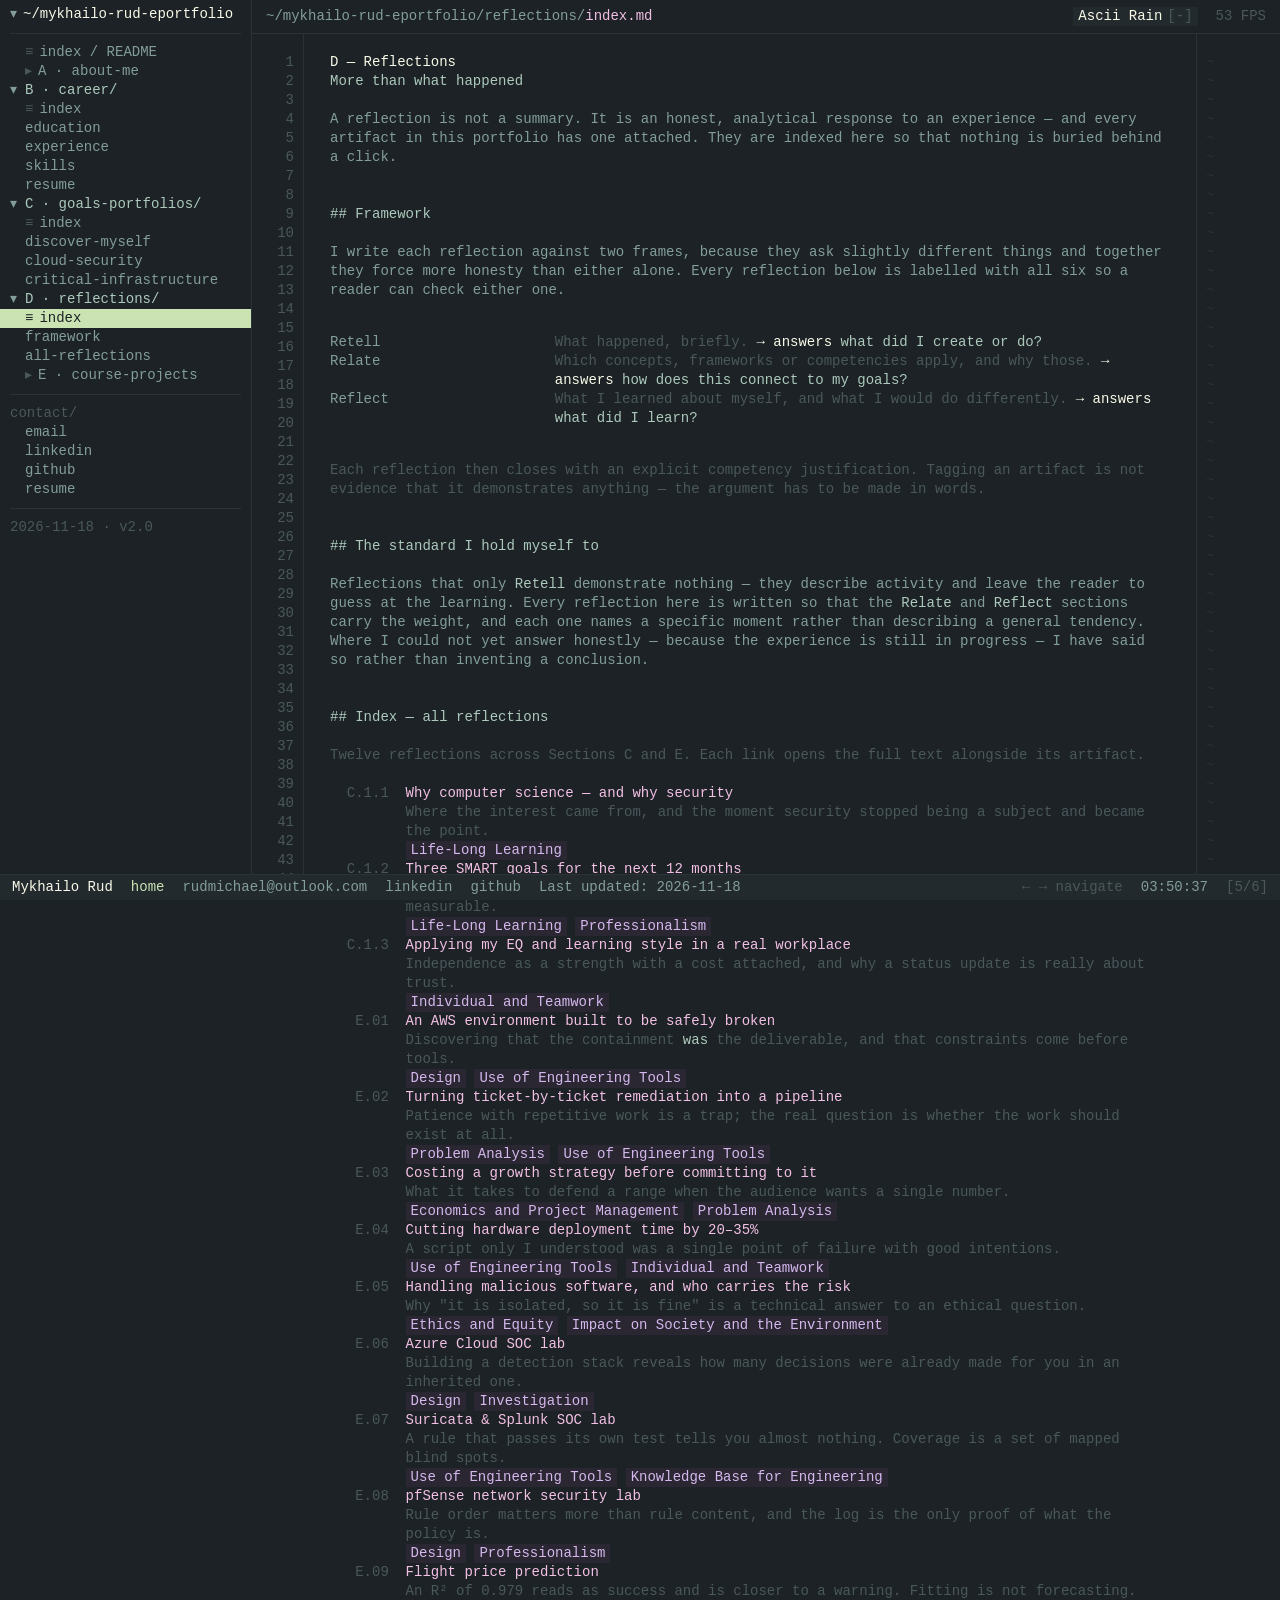
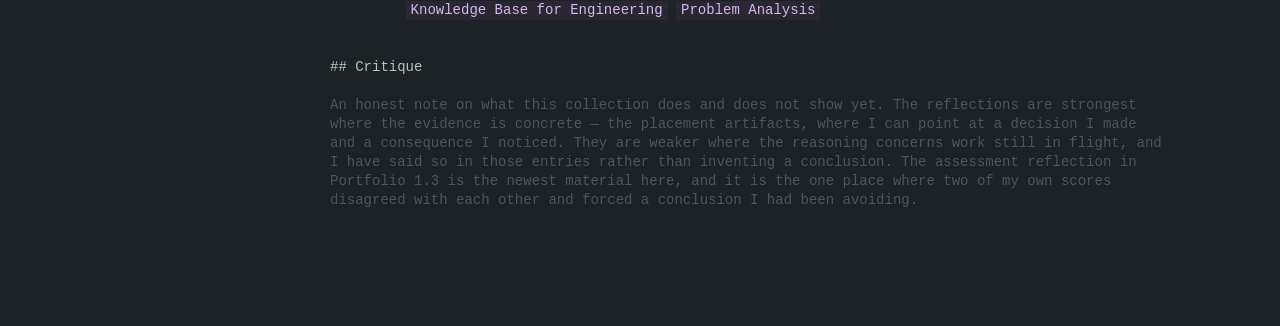
<file: reflections.html>
<!doctype html>
<html lang="en">
<head>
<meta charset="utf-8">
<meta name="viewport" content="width=device-width, initial-scale=1">
<meta name="theme-color" content="#1c2225">
<title>D · Reflections — Mykhailo Rud</title>
<meta name="description" content="Every reflection in the portfolio, with the framework used to write them.">
<link rel="stylesheet" href="assets/style.css?v=3">
</head>
<body data-page="reflections" id="top">
<a class="skip-link" href="#main">Skip to content</a>
<div class="particles" aria-hidden="true"></div>
<div class="scrim"></div>

<aside class="sidebar" id="sidebar">
  <div class="tree">
    <div class="tree-root"><span class="ico">&#9662;</span><span>~/mykhailo-rud-eportfolio</span></div>
    <div class="tree-sep"></div>
    <a class="tree-item" href="index.html" data-nav="index"><span class="ico">&#8801;</span>index / README</a>
    <a class="tree-item" href="about.html" data-nav="about"><span class="ico">&#9656;</span>A &#183; about-me</a>
    <details class="tree-group" open>
      <summary><span class="chev"></span>B &#183; career/</summary>
      <a class="tree-item" href="career.html" data-nav="career"><span class="ico">&#8801;</span>index</a>
      <a class="tree-item" href="career.html#education">education</a>
      <a class="tree-item" href="career.html#experience">experience</a>
      <a class="tree-item" href="career.html#skills">skills</a>
      <a class="tree-item" href="career.html#resume">resume</a>
    </details>
    <details class="tree-group" open>
      <summary><span class="chev"></span>C &#183; goals-portfolios/</summary>
      <a class="tree-item" href="goals.html" data-nav="goals"><span class="ico">&#8801;</span>index</a>
      <a class="tree-item" href="goals.html#discover-myself">discover-myself</a>
      <a class="tree-item" href="goals.html#cloud-security">cloud-security</a>
      <a class="tree-item" href="goals.html#critical-infrastructure">critical-infrastructure</a>
    </details>
    <details class="tree-group" open>
      <summary><span class="chev"></span>D &#183; reflections/</summary>
      <a class="tree-item" href="reflections.html" data-nav="reflections"><span class="ico">&#8801;</span>index</a>
      <a class="tree-item" href="#framework">framework</a>
      <a class="tree-item" href="#all-reflections">all-reflections</a>
    </details>
    <a class="tree-item" href="projects.html" data-nav="projects"><span class="ico">&#9656;</span>E &#183; course-projects</a>
    <div class="tree-sep"></div>
    <div class="tree-note">contact/</div>
    <a class="tree-item" href="mailto:rudmichael@outlook.com">email</a>
    <a class="tree-item" href="https://www.linkedin.com/in/mchlurd/" target="_blank" rel="noopener">linkedin</a>
    <a class="tree-item" href="https://github.com/mchlrd" target="_blank" rel="noopener">github</a>
    <a class="tree-item" href="career.html#resume">resume</a>
    <div class="tree-sep"></div>
    <div class="tree-note">2026-11-18 &#183; v2.0</div>
  </div>
</aside>

<header class="topbar">
  <div class="topbar-path">
    <button class="menu-toggle" aria-expanded="false" aria-controls="sidebar">&#9776; menu</button>
    <a href="index.html"><span class="dim">~/mykhailo-rud-eportfolio/reflections/</span>index.md</a>
  </div>
  <div class="topbar-controls">
    <button class="chip" data-action="rain" aria-expanded="true">Ascii Rain <span class="glyph">[-]</span></button>
    <span class="topbar-stat" data-fps>-- FPS</span>
  </div>
</header>

<main class="shell" id="main">
  <div class="pane">
    <div class="ln-col" aria-hidden="true"></div>

    <article class="doc">
      <h1 class="t-title">D &mdash; Reflections</h1>
      <p class="t-lead">More than what happened</p>
      <div class="sp"></div>
      <p>A reflection is not a summary. It is an honest, analytical response to an experience &mdash; and every
        artifact in this portfolio has one attached. They are indexed here so that nothing is buried behind a click.</p>

      <!-- ================= FRAMEWORK ================= -->
      <div class="sp-2"></div>
      <h2 id="framework">## Framework</h2>
      <div class="sp"></div>
      <p>I write each reflection against two frames, because they ask slightly different things and together they
        force more honesty than either alone. Every reflection below is labelled with all six so a reader can check
        either one.</p>
      <div class="sp"></div>
      <dl class="kv">
        <dt>Retell</dt><dd><span class="t-dim">What happened, briefly.</span> &#8594; answers <em>what did I create or do?</em></dd>
        <dt>Relate</dt><dd><span class="t-dim">Which concepts, frameworks or competencies apply, and why those.</span> &#8594; answers <em>how does this connect to my goals?</em></dd>
        <dt>Reflect</dt><dd><span class="t-dim">What I learned about myself, and what I would do differently.</span> &#8594; answers <em>what did I learn?</em></dd>
      </dl>
      <div class="sp"></div>
      <p class="t-dim">Each reflection then closes with an explicit competency justification. Tagging an artifact is
        not evidence that it demonstrates anything &mdash; the argument has to be made in words.</p>

      <div class="sp-2"></div>
      <h2>## The standard I hold myself to</h2>
      <div class="sp"></div>
      <p>Reflections that only <em>Retell</em> demonstrate nothing &mdash; they describe activity and leave the
        reader to guess at the learning. Every reflection here is written so that the <em>Relate</em> and
        <em>Reflect</em> sections carry the weight, and each one names a specific moment rather than describing a
        general tendency. Where I could not yet answer honestly &mdash; because the experience is still in
        progress &mdash; I have said so rather than inventing a conclusion.</p>

      <!-- ================= INDEX ================= -->
      <div class="sp-2"></div>
      <h2 id="all-reflections">## Index &mdash; all reflections</h2>
      <div class="sp"></div>
      <p class="t-dim">Twelve reflections across Sections C and E. Each link opens the full text alongside its
        artifact.</p>
      <div class="sp"></div>

      <ul class="src">
        <li><span class="n">C.1.1</span><span><a href="goals.html#dreams-artifact">Why computer science &mdash; and why security</a><br>
          <span class="t-dim">Where the interest came from, and the moment security stopped being a subject and became the point.</span><br>
          <span class="badge badge--comp">Life-Long Learning</span></span></li>

        <li><span class="n">C.1.2</span><span><a href="goals.html#smart-artifact">Three SMART goals for the next 12 months</a><br>
          <span class="t-dim">Checking assessment claims against evidence, and turning the weakest area into something measurable.</span><br>
          <span class="badge badge--comp">Life-Long Learning</span> <span class="badge badge--comp">Professionalism</span></span></li>

        <li><span class="n">C.1.3</span><span><a href="goals.html#eq-artifact">Applying my EQ and learning style in a real workplace</a><br>
          <span class="t-dim">Independence as a strength with a cost attached, and why a status update is really about trust.</span><br>
          <span class="badge badge--comp">Individual and Teamwork</span></span></li>

        <li><span class="n">E.01</span><span><a href="projects.html#aws-malware-lab">An AWS environment built to be safely broken</a><br>
          <span class="t-dim">Discovering that the containment <em>was</em> the deliverable, and that constraints come before tools.</span><br>
          <span class="badge badge--comp">Design</span> <span class="badge badge--comp">Use of Engineering Tools</span></span></li>

        <li><span class="n">E.02</span><span><a href="projects.html#kev-automation">Turning ticket-by-ticket remediation into a pipeline</a><br>
          <span class="t-dim">Patience with repetitive work is a trap; the real question is whether the work should exist at all.</span><br>
          <span class="badge badge--comp">Problem Analysis</span> <span class="badge badge--comp">Use of Engineering Tools</span></span></li>

        <li><span class="n">E.03</span><span><a href="projects.html#fair-risk-model">Costing a growth strategy before committing to it</a><br>
          <span class="t-dim">What it takes to defend a range when the audience wants a single number.</span><br>
          <span class="badge badge--comp">Economics and Project Management</span> <span class="badge badge--comp">Problem Analysis</span></span></li>

        <li><span class="n">E.04</span><span><a href="projects.html#deployment-automation">Cutting hardware deployment time by 20&ndash;35%</a><br>
          <span class="t-dim">A script only I understood was a single point of failure with good intentions.</span><br>
          <span class="badge badge--comp">Use of Engineering Tools</span> <span class="badge badge--comp">Individual and Teamwork</span></span></li>

        <li><span class="n">E.05</span><span><a href="projects.html#ethics-sustainability">Handling malicious software, and who carries the risk</a><br>
          <span class="t-dim">Why "it is isolated, so it is fine" is a technical answer to an ethical question.</span><br>
          <span class="badge badge--comp">Ethics and Equity</span> <span class="badge badge--comp">Impact on Society and the Environment</span></span></li>

        <li><span class="n">E.06</span><span><a href="projects.html#azure-soc-lab">Azure Cloud SOC lab</a><br>
          <span class="t-dim">Building a detection stack reveals how many decisions were already made for you in an inherited one.</span><br>
          <span class="badge badge--comp">Design</span> <span class="badge badge--comp">Investigation</span></span></li>

        <li><span class="n">E.07</span><span><a href="projects.html#suricata-splunk-soc">Suricata &amp; Splunk SOC lab</a><br>
          <span class="t-dim">A rule that passes its own test tells you almost nothing. Coverage is a set of mapped blind spots.</span><br>
          <span class="badge badge--comp">Use of Engineering Tools</span> <span class="badge badge--comp">Knowledge Base for Engineering</span></span></li>

        <li><span class="n">E.08</span><span><a href="projects.html#pfsense-lab">pfSense network security lab</a><br>
          <span class="t-dim">Rule order matters more than rule content, and the log is the only proof of what the policy is.</span><br>
          <span class="badge badge--comp">Design</span> <span class="badge badge--comp">Professionalism</span></span></li>

        <li><span class="n">E.09</span><span><a href="projects.html#flight-price-ml">Flight price prediction</a><br>
          <span class="t-dim">An R&sup2; of 0.979 reads as success and is closer to a warning. Fitting is not forecasting.</span><br>
          <span class="badge badge--comp">Knowledge Base for Engineering</span> <span class="badge badge--comp">Problem Analysis</span></span></li>
      </ul>

      <div class="sp-2"></div>
      <h2>## Critique</h2>
      <div class="sp"></div>
      <p class="t-dim">An honest note on what this collection does and does not show yet. The reflections are
        strongest where the evidence is concrete &mdash; the placement artifacts, where I can point at a decision I
        made and a consequence I noticed. They are weaker where the reasoning concerns work still in flight, and I
        have said so in those entries rather than inventing a conclusion. The assessment reflection in Portfolio 1.3
        is the newest material here, and it is the one place where two of my own scores disagreed with each other
        and forced a conclusion I had been avoiding.</p>
    </article>

    <div class="ln-col ln-col--right" aria-hidden="true"></div>
  </div>
</main>

<footer class="statusbar">
  <span class="who">Mykhailo Rud</span>
  <span class="foot-home"><a href="index.html">home</a></span>
  <span class="hide-sm"><a href="mailto:rudmichael@outlook.com">rudmichael@outlook.com</a></span>
  <span class="hide-sm"><a href="https://www.linkedin.com/in/mchlurd/" target="_blank" rel="noopener">linkedin</a></span>
  <span class="hide-sm"><a href="https://github.com/mchlrd" target="_blank" rel="noopener">github</a></span>
  <span class="hide-sm">Last updated: 2026-11-18</span>
  <span class="grow"></span>
  <span class="hide-sm k">&#8592; &#8594; navigate</span>
  <span data-clock>--:--:--</span>
  <span class="k">[5/6]</span>
</footer>

<script src="assets/main.js?v=3"></script>
</body>
</html>
</file>
<file: assets/style.css>
/* ===========================================================================
   Mykhailo Rud — ePortfolio
   Terminal / code-editor theme (after digitalmeadow.studio)

   Design rules:
   - Monospace only. One size (14px) and one line-height (19px) everywhere.
     Hierarchy comes from COLOUR, WHITESPACE and STRUCTURE — never from size.
   - Vertical rhythm is a strict 19px grid, so gutter line numbers stay aligned.
     Use <div class="sp"></div> for blank lines instead of vertical margins.
   =========================================================================== */

:root {
  /* palette lifted from the reference */
  --bg:        #1c2225;
  --fg:        #f8f9e8;  /* primary   */
  --fg-2:      #adc9bc;  /* secondary */
  --fg-3:      #839e9a;  /* body/muted*/
  --gutter:    #4a585c;  /* line numbers */
  --line:      #2b3337;  /* dividers */
  --chip-bg:   #232a2e;
  --chip-fg:   #6f8788;
  --link:      #f3c0e5;  /* pink */
  --hl:        #cbe3b3;  /* active-item highlight */
  --warn:      #e8c07d;

  --fs: 14px;
  --lh: 19px;

  --sidebar-w: 252px;
  --topbar-h: 34px;
  --statusbar-h: 26px;
  --gutter-w: 52px;
  --rightcol-w: 84px;

  --mono: "Iosevka Term NF", "Iosevka", "JetBrains Mono", "Cascadia Mono",
          ui-monospace, "SF Mono", Menlo, Consolas, "Liberation Mono", monospace;
}

*, *::before, *::after { box-sizing: border-box; }

html { scroll-behavior: smooth; }

body {
  margin: 0;
  background: var(--bg);
  color: var(--fg);
  font-family: var(--mono);
  font-size: var(--fs);
  line-height: var(--lh);
  font-weight: 400;
  -webkit-font-smoothing: antialiased;
  overflow-x: hidden;
}

a { color: var(--link); text-decoration: none; }
a:hover { text-decoration: underline; text-underline-offset: 2px; }

::selection { background: var(--hl); color: var(--bg); }

:focus-visible {
  outline: 1px solid var(--hl);
  outline-offset: 1px;
}

/* every block sits on the 19px grid ------------------------------------- */
h1, h2, h3, h4, p, ul, ol, li, figure, blockquote, table { margin: 0; padding: 0; }
h1, h2, h3, h4 { font-size: var(--fs); font-weight: 400; line-height: var(--lh); }
ul, ol { list-style: none; }
img { max-width: 100%; display: block; }

.sp { height: var(--lh); }          /* one blank line */
.sp-2 { height: calc(var(--lh) * 2); }

.skip-link {
  position: absolute; left: -9999px; top: 0; z-index: 200;
  background: var(--hl); color: var(--bg); padding: 5px 10px;
}
.skip-link:focus { left: 0; }

/* ============================== SIDEBAR ================================ */
.sidebar {
  position: fixed; inset: 0 auto 0 0; z-index: 40;
  width: var(--sidebar-w);
  background: var(--bg);
  border-right: 1px solid var(--line);
  padding: 5px 0 calc(var(--statusbar-h) + 8px);
  overflow-y: auto;
  font-size: var(--fs);
}
.sidebar::-webkit-scrollbar { width: 8px; }
.sidebar::-webkit-scrollbar-thumb { background: var(--line); }

.tree { padding: 0; }

.tree-root {
  display: flex; align-items: center; gap: 6px;
  padding: 0 10px; color: var(--fg);
  white-space: nowrap;
}
.tree-root .ico { color: var(--fg-3); }

.tree-group > summary {
  list-style: none; cursor: pointer;
  display: flex; align-items: center; gap: 6px;
  padding: 0 10px; color: var(--fg-2);
  white-space: nowrap;
}
.tree-group > summary::-webkit-details-marker { display: none; }
.tree-group > summary:hover { color: var(--fg); }
.tree-group > summary .chev { color: var(--fg-3); width: 9px; display: inline-block; }
.tree-group[open] > summary .chev::before { content: "\25be"; }
.tree-group:not([open]) > summary .chev::before { content: "\25b8"; }

.tree-item {
  display: flex; align-items: center; gap: 6px;
  padding: 0 10px 0 25px;
  color: var(--fg-3);
  white-space: nowrap;
  overflow: hidden; text-overflow: ellipsis;
}
.tree-item:hover { color: var(--fg); background: var(--chip-bg); text-decoration: none; }
.tree-item .ico { color: var(--gutter); }

/* the current page: pale-green bar with dark text, as in the reference */
.tree-item.is-current,
.tree-item.is-current:hover {
  background: var(--hl); color: var(--bg); font-weight: 400;
}
.tree-item.is-current .ico { color: var(--bg); }

.tree-sep { height: 1px; background: var(--line); margin: 9px 10px; }

.tree-note { padding: 0 10px; color: var(--gutter); white-space: nowrap; }

/* ============================== TOP BAR ================================ */
.topbar {
  position: fixed; top: 0; left: var(--sidebar-w); right: 0; z-index: 45;
  height: var(--topbar-h);
  display: flex; align-items: center; justify-content: space-between; gap: 20px;
  padding: 0 14px;
  background: var(--bg);
  border-bottom: 1px solid var(--line);
  white-space: nowrap; overflow: hidden;
}
.topbar-path { color: var(--fg); display: flex; align-items: center; gap: 6px; min-width: 0; }
.topbar-path .dim { color: var(--fg-3); }
.topbar-controls { display: flex; align-items: center; gap: 18px; color: var(--fg-3); }
.topbar-stat { color: var(--gutter); }

/* ============================== LAYOUT ================================= */
.shell {
  margin-left: var(--sidebar-w);
  padding-top: var(--topbar-h);
  padding-bottom: var(--statusbar-h);
}

.pane {
  display: grid;
  grid-template-columns: var(--gutter-w) minmax(0, 1fr) var(--rightcol-w);
  align-items: start;
}

/* gutter of line numbers */
.ln-col {
  position: sticky; top: var(--topbar-h);
  height: calc(100vh - var(--topbar-h) - var(--statusbar-h));
  overflow: hidden;
  padding-top: var(--lh);
  text-align: right;
  user-select: none;
  color: var(--gutter);
  border-right: 1px solid var(--line);
  font-size: var(--fs);
}
.ln-col--right { border-right: 0; border-left: 1px solid var(--line); text-align: left; padding-left: 9px; }
.ln { height: var(--lh); line-height: var(--lh); padding-right: 9px; }
.ln-col--right .ln { padding-right: 0; }
.ln.tilde { color: var(--line); }

/* document body */
.doc {
  padding: var(--lh) 34px 90px 26px;
  min-width: 0;
  overflow-wrap: break-word;
}
.doc a { border-bottom: 1px solid transparent; }
.doc a:hover { border-bottom-color: var(--link); text-decoration: none; }

/* ============================== TYPOGRAPHY ROLES ======================== */
/* Scoped to .doc so these beat the .doc h1 / .doc p defaults below. */
.doc .t-title  { color: var(--fg); }      /* brightest — page titles, names */
.doc .t-lead   { color: var(--fg-2); }    /* sage — section headings, labels */
.doc .t-body   { color: var(--fg-3); }    /* body copy */
.doc .t-dim    { color: var(--gutter); }  /* de-emphasised */
.doc .t-link   { color: var(--link); }
.doc .t-hl     { color: var(--hl); }
.doc .t-warn   { color: var(--warn); }
.doc .t-strike { color: var(--gutter); text-decoration: line-through; }

.doc strong { color: var(--fg); font-weight: 400; background: var(--chip-bg); padding: 0 3px; }
.doc em { font-style: normal; color: var(--fg-2); }

.doc h1, .doc h2, .doc h3, .doc h4 { color: var(--fg-2); }
.doc p { color: var(--fg-3); }

/* inline chip — like `Me (Laird) [-]` in the reference */
.chip {
  display: inline-flex; align-items: center; gap: 5px;
  background: var(--chip-bg); color: var(--chip-fg);
  padding: 0 5px; border: 0; cursor: pointer;
  font: inherit; line-height: var(--lh);
  transition: color .12s, background .12s;
}
.chip:hover { color: var(--hl); background: #2a3237; }
.chip[aria-expanded="true"] { color: var(--fg); }
.chip .glyph { color: var(--gutter); }

/* marker used for list bullets and section marks */
.mk { color: var(--gutter); }
.mk--hl { color: var(--hl); }
.mk--warn { color: var(--warn); }

/* disclosure for reflections — native <details>, so it works without JS */
.disc > summary {
  list-style: none; cursor: pointer;
  display: inline-flex; align-items: center;
}
.disc > summary::-webkit-details-marker { display: none; }
.disc > summary::marker { content: ""; }
.disc > .panel { display: none; }
.disc[open] > .panel { display: block; }
.disc[open] > summary > .glyph { color: var(--hl); }

/* bullet list with a hanging indent */
.bul li { display: grid; grid-template-columns: 2ch minmax(0, 1fr); }

/* Portrait photo. Source is 570x760 (3:4, 2x for retina), so 285x380 is exactly
   15x20 characters on the 19px grid and keeps the gutter aligned. */
.photo {
  display: block;
  width: 285px;
  height: 380px;
  object-fit: cover;
  border: 1px solid var(--line);
  filter: grayscale(1) contrast(1.06);
  transition: filter .4s ease, border-color .4s ease;
}
.photo:hover { filter: none; border-color: var(--hl); }
.photo-caption { color: var(--gutter); }

/* inline code */
.doc code { background: var(--chip-bg); color: var(--fg-2); padding: 0 4px; }

/* the disclosure glyph is rendered in CSS so it works without JavaScript */
.disc > summary .glyph::before { content: "[+]"; }
.disc[open] > summary .glyph::before { content: "[-]"; }

/* key/value line used on career + confirmations */
.kv { display: grid; grid-template-columns: 20ch minmax(0,1fr); gap: 0 2ch; }
.kv dt { color: var(--fg-3); }

/* tables are plain monospace grids */
.tbl { width: 100%; border-collapse: collapse; }
.tbl th, .tbl td { text-align: left; padding: 0 2ch 0 0; color: var(--fg-3); vertical-align: top; }
.tbl th { color: var(--fg-2); font-weight: 400; }

/* ============================== ASCII ART / HERO ======================== */
.ascii {
  color: var(--gutter);
  white-space: pre;
  font-size: var(--fs);
  line-height: var(--lh);
  margin: 0;
  overflow: hidden;
}
.ascii--dim { color: var(--line); }

.hero-art { display: flex; justify-content: center; }
.hero-art .ascii { color: var(--gutter); }

.cursor {
  display: inline-block; width: 8.4px; height: var(--lh);
  background: var(--fg); vertical-align: text-bottom;
  animation: blink 1.1s step-end infinite;
}
@keyframes blink { 0%, 50% { opacity: 1; } 50.01%, 100% { opacity: 0; } }

/* ============================== BADGES ================================= */
.badge {
  display: inline-block; padding: 0 5px;
  background: var(--chip-bg); color: var(--chip-fg);
}
.badge--todo { background: #3a3323; color: var(--warn); }
.badge--done { background: #23322a; color: var(--hl); }
.badge--comp { background: #2a2733; color: #d5b8ee; }

/* ============================== SOURCE LIST =========================== */
.src { color: var(--fg-3); }
.src li { display: grid; grid-template-columns: 7ch 1fr; gap: 0 2ch; }
.src .n { color: var(--gutter); text-align: right; }

/* ============================== STATUS BAR ============================= */
.statusbar {
  position: fixed; inset: auto 0 0 0; z-index: 50;
  height: var(--statusbar-h);
  display: flex; align-items: center; gap: 18px;
  padding: 0 12px;
  background: var(--chip-bg);
  border-top: 1px solid var(--line);
  color: var(--fg-3);
  font-size: var(--fs);
  white-space: nowrap; overflow: hidden;
}
.statusbar .grow { flex: 1; }
.statusbar a { color: var(--fg-3); }
.statusbar a:hover { color: var(--hl); }
.statusbar .k { color: var(--gutter); }
.statusbar .who { color: var(--fg); }
/* Persistent home affordance — a reader should never be more than one click from
   the index, so it is the only statusbar link that carries the accent at rest. */
.statusbar .foot-home a { color: var(--hl); }

/* ============================== PARTICLES ============================== */
.particles {
  position: fixed; inset: 0; z-index: 0; pointer-events: none; overflow: hidden;
}
.particles span {
  position: absolute; top: -8vh;
  color: var(--line);
  animation: fall linear infinite;
}
@keyframes fall {
  from { transform: translateY(-10vh); }
  to   { transform: translateY(115vh); }
}
/* Only the shell needs a stacking context above the particle field.
   The sidebar / topbar / statusbar are position:fixed and already carry
   their own z-index — do not set `position` on them here or it is clobbered. */
.shell { position: relative; z-index: 1; }

/* ============================== MOBILE ================================= */
.menu-toggle {
  display: none;
  background: transparent; border: 0; color: var(--fg);
  font: inherit; cursor: pointer; padding: 0 4px;
}

@media (max-width: 1100px) {
  .pane { grid-template-columns: var(--gutter-w) minmax(0, 1fr); }
  .ln-col--right { display: none; }
}

@media (max-width: 820px) {
  :root { --sidebar-w: 0px; }

  .sidebar {
    width: 280px;
    transform: translateX(-100%);
    transition: transform .22s ease;
    box-shadow: 2px 0 0 var(--line);
    padding-top: var(--topbar-h);
    z-index: 60;
  }
  .sidebar.is-open { transform: none; }

  .topbar { left: 0; padding: 0 8px; gap: 8px; }
  .menu-toggle { display: inline-block; }
  .topbar-controls { gap: 8px; }
  .topbar-stat { display: none; }
  /* on narrow screens show only the file name, not the full path */
  .topbar-path { min-width: 0; flex: 1 1 auto; }
  .topbar-path a { overflow: hidden; text-overflow: ellipsis; white-space: nowrap; }
  .topbar-path .dim { display: none; }
  .topbar-controls .chip { white-space: nowrap; }

  .pane { grid-template-columns: 1fr; }
  .ln-col { display: none; }
  .doc { padding: var(--lh) 16px 80px 16px; }

  .kv { grid-template-columns: 1fr; }
  .kv dt { color: var(--gutter); }
  .src li { grid-template-columns: 5ch 1fr; }
  .ascii { font-size: 9px; line-height: 11px; }

  .statusbar { gap: 10px; font-size: 12px; }
  .statusbar .hide-sm { display: none; }
}

/* scrim behind the open mobile drawer */
.scrim {
  position: fixed; inset: 0; z-index: 55;
  background: rgba(0,0,0,.5);
  display: none;
}
.scrim.is-open { display: block; }

/* ============================== MOTION / A11Y ========================== */
@media (prefers-reduced-motion: reduce) {
  html { scroll-behavior: auto; }
  .particles { display: none; }
  .cursor { animation: none; }
  * { transition: none !important; }
}

[id] { scroll-margin-top: calc(var(--topbar-h) + var(--lh)); }

/* ============================== PRINT ================================= */
@media print {
  :root { --bg: #fff; --fg: #111; --fg-2: #333; --fg-3: #444; --line: #bbb; --gutter: #999; --chip-bg: #f0f0f0; --chip-fg: #333; --link: #0044cc; --hl: #ddeedd; }
  body { background: #fff; color: #111; }
  .sidebar, .topbar, .statusbar, .ln-col, .particles, .menu-toggle, .no-print { display: none !important; }
  .shell { margin-left: 0; padding: 0; }
  .pane { display: block; }
  .doc { padding: 0; max-width: none; font-size: 11pt; line-height: 1.45; }
  .panel { display: block !important; }

  /* flatten the whole colour system to black on white */
  .doc h1, .doc h2, .doc h3, .doc h4, .doc p, .doc li, .doc dt, .doc dd, .doc th, .doc td,
  .doc .t-title, .doc .t-lead, .doc .t-body, .doc .t-dim, .doc .t-hl, .doc .t-warn, .doc .t-strike { color: #111 !important; }
  .doc strong, .doc code, .doc em { background: transparent !important; color: #111 !important; }
  .badge, .chip, .mk { background: transparent !important; color: #555 !important; }
  a { color: #0044cc !important; text-decoration: underline; }
  a[href^="http"]::after { content: " (" attr(href) ")"; font-size: 9pt; }
  .ascii { display: none; }

  /* career.html carries the resume. Printing it should emit ONLY the resume
     sheet, so "save as PDF" produces a resume instead of the entire page. */
  .doc--resume-print > *:not(#resume-sheet) { display: none !important; }
  #resume-sheet { display: block !important; }
  #resume-sheet .sp, #resume-sheet .sp-2 { height: 7pt; }
}
</file>
